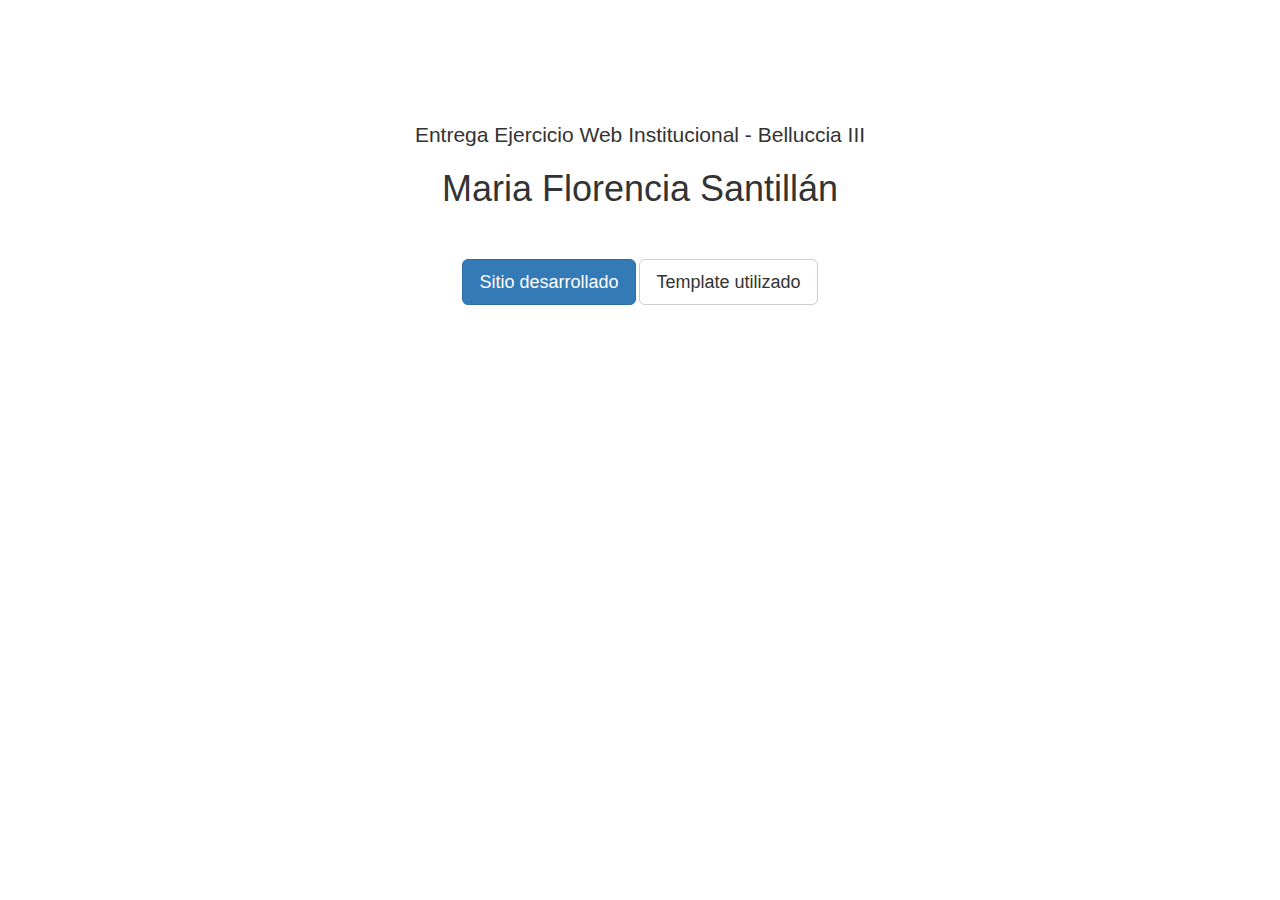
<file: index.html>
<!DOCTYPE html>
<html lang="es">

<head>

    <meta charset="utf-8">
    <meta http-equiv="X-UA-Compatible" content="IE=edge">
    <meta name="viewport" content="width=device-width, initial-scale=1">
    <meta name="description" content="">
    <meta name="author" content="">

    <title>Entrega Web Institucional - Belluccia III</title>

    <!-- Bootstrap Core CSS -->
    <link rel="stylesheet" href="https://maxcdn.bootstrapcdn.com/bootstrap/3.3.7/css/bootstrap.min.css" integrity="sha384-BVYiiSIFeK1dGmJRAkycuHAHRg32OmUcww7on3RYdg4Va+PmSTsz/K68vbdEjh4u" crossorigin="anonymous">


    <!-- HTML5 Shim and Respond.js IE8 support of HTML5 elements and media queries -->
    <!-- WARNING: Respond.js doesn't work if you view the page via file:// -->
    <!--[if lt IE 9]>
        <script src="https://oss.maxcdn.com/libs/html5shiv/3.7.0/html5shiv.js"></script>
        <script src="https://oss.maxcdn.com/libs/respond.js/1.4.2/respond.min.js"></script>
    <![endif]-->

</head>

<body>


    <!-- Page Content -->
    <div class="container">

        <div class="row">
            <div class="col-lg-12 text-center" style="margin-top:100px">
                <h2 class="lead">Entrega Ejercicio Web Institucional - Belluccia III</h2>
                <h1>Maria Florencia Santillán</h1>
                <p style="margin-top:50px">
                    <a class="btn btn-primary btn-lg" href="FlexStart/index.html">Sitio desarrollado</a> 
                    <a class="btn btn-default btn-lg" href="template/index.html">Template utilizado</a>
                </p>
            </div>
        </div>
        <!-- /.row -->

    </div>
    <!-- /.container -->

    <!-- jQuery Version 1.11.1 -->
    <script src="https://ajax.googleapis.com/ajax/libs/jquery/1.12.4/jquery.min.js"></script>

    <!-- Bootstrap Core JavaScript -->
    <script src="https://maxcdn.bootstrapcdn.com/bootstrap/3.3.7/js/bootstrap.min.js" integrity="sha384-Tc5IQib027qvyjSMfHjOMaLkfuWVxZxUPnCJA7l2mCWNIpG9mGCD8wGNIcPD7Txa" crossorigin="anonymous"></script>


</body>

</html>
</file>
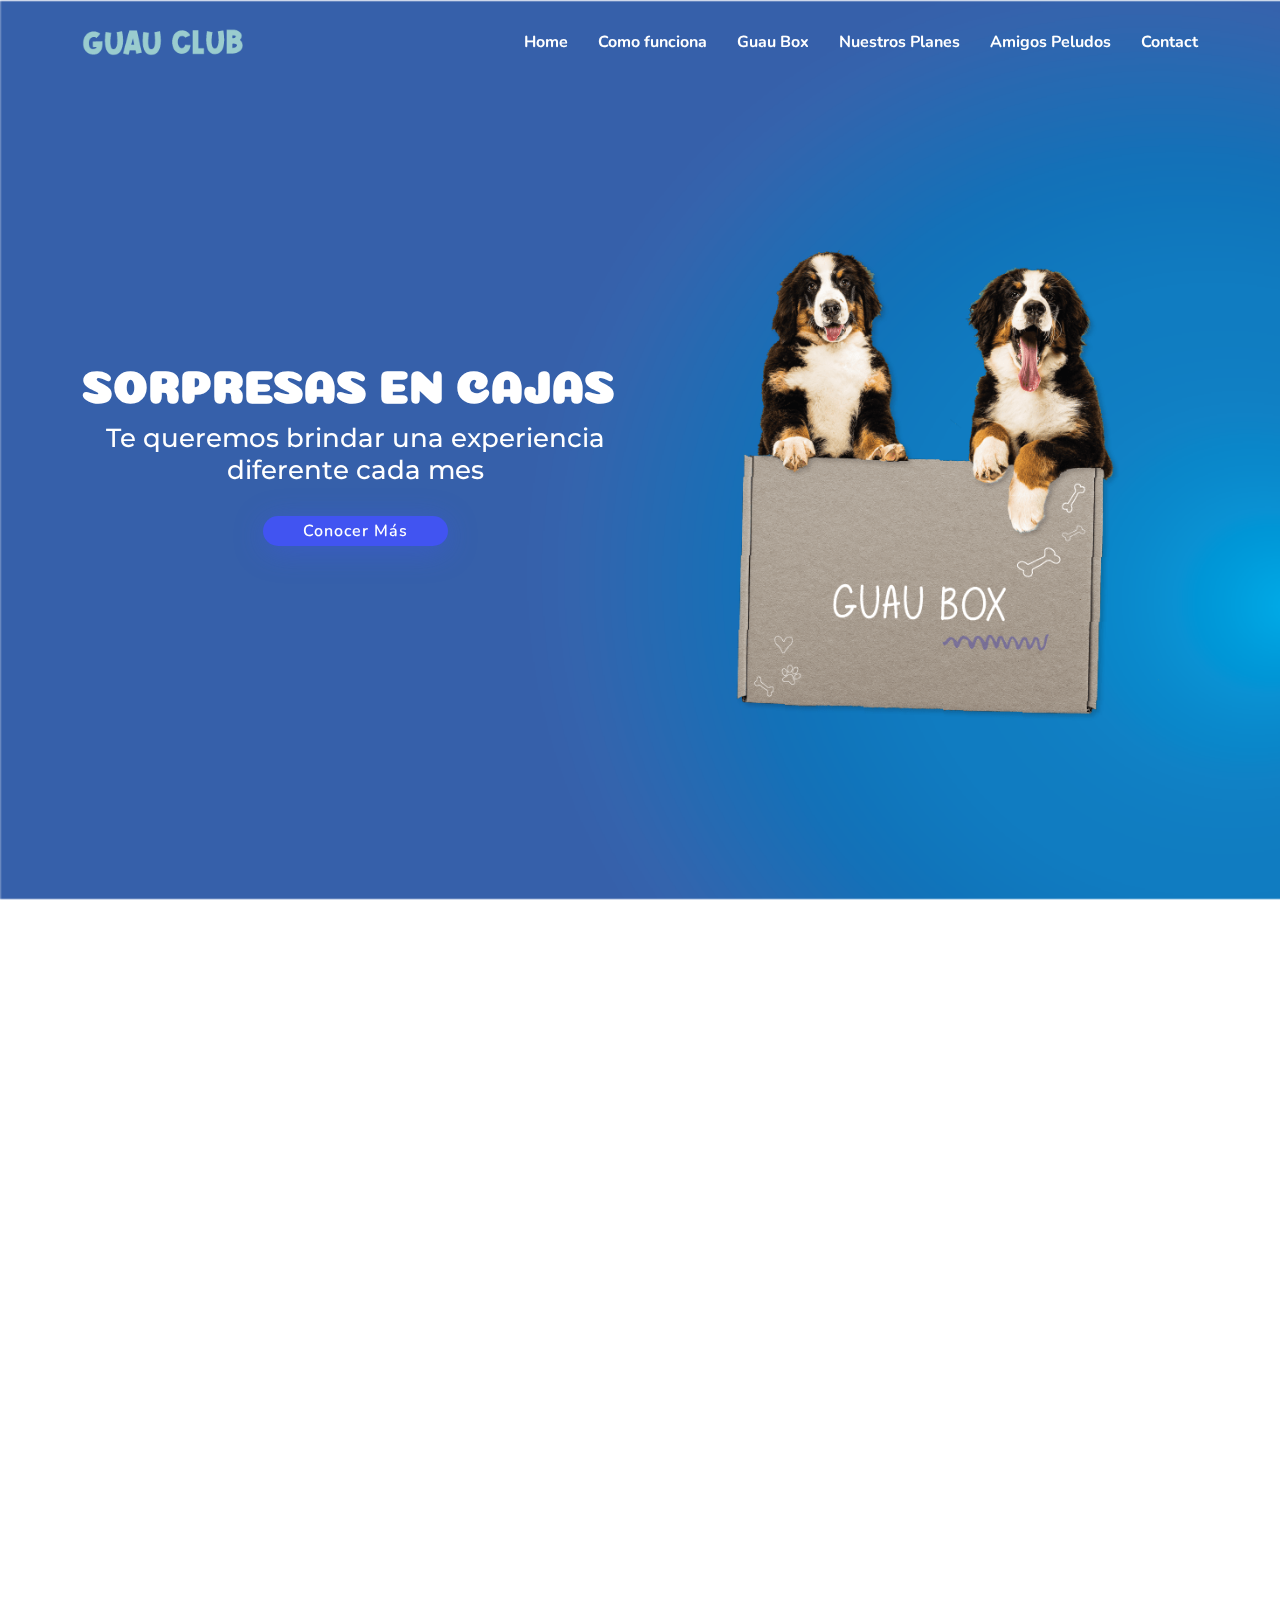
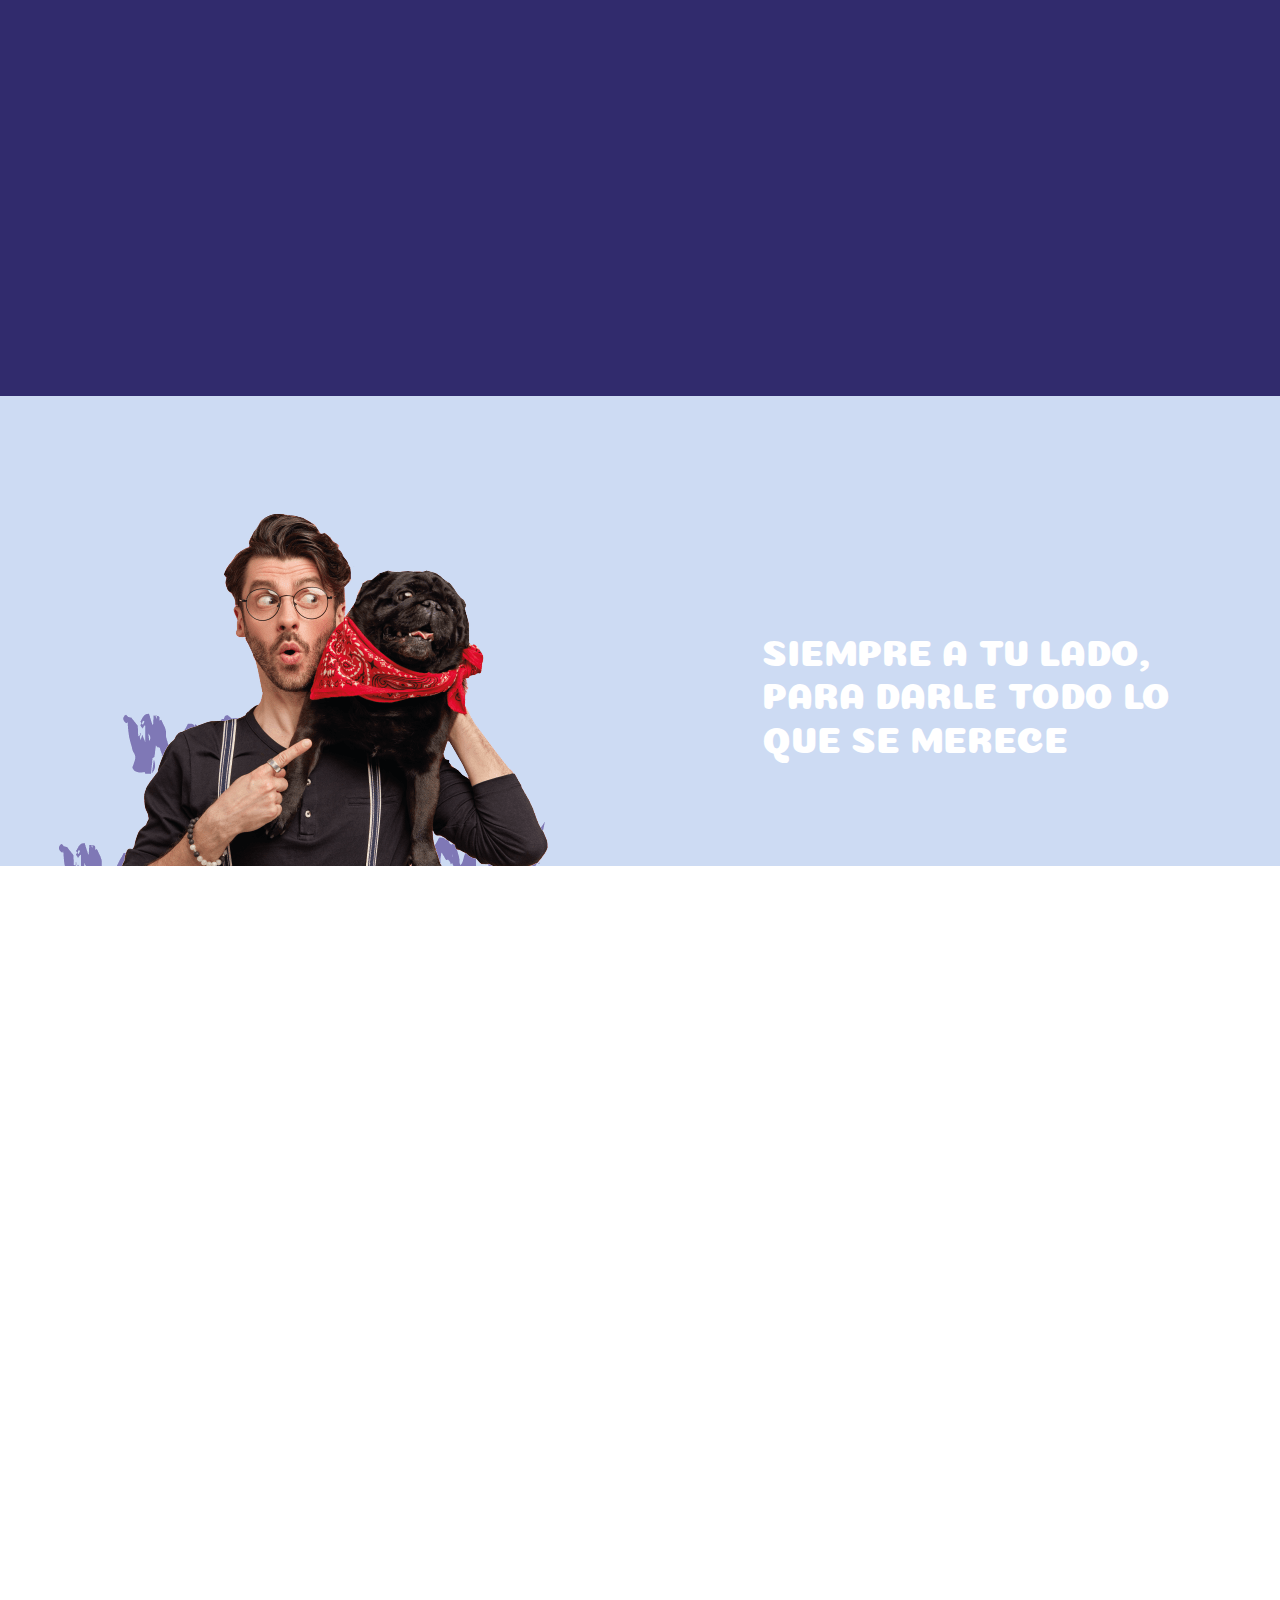
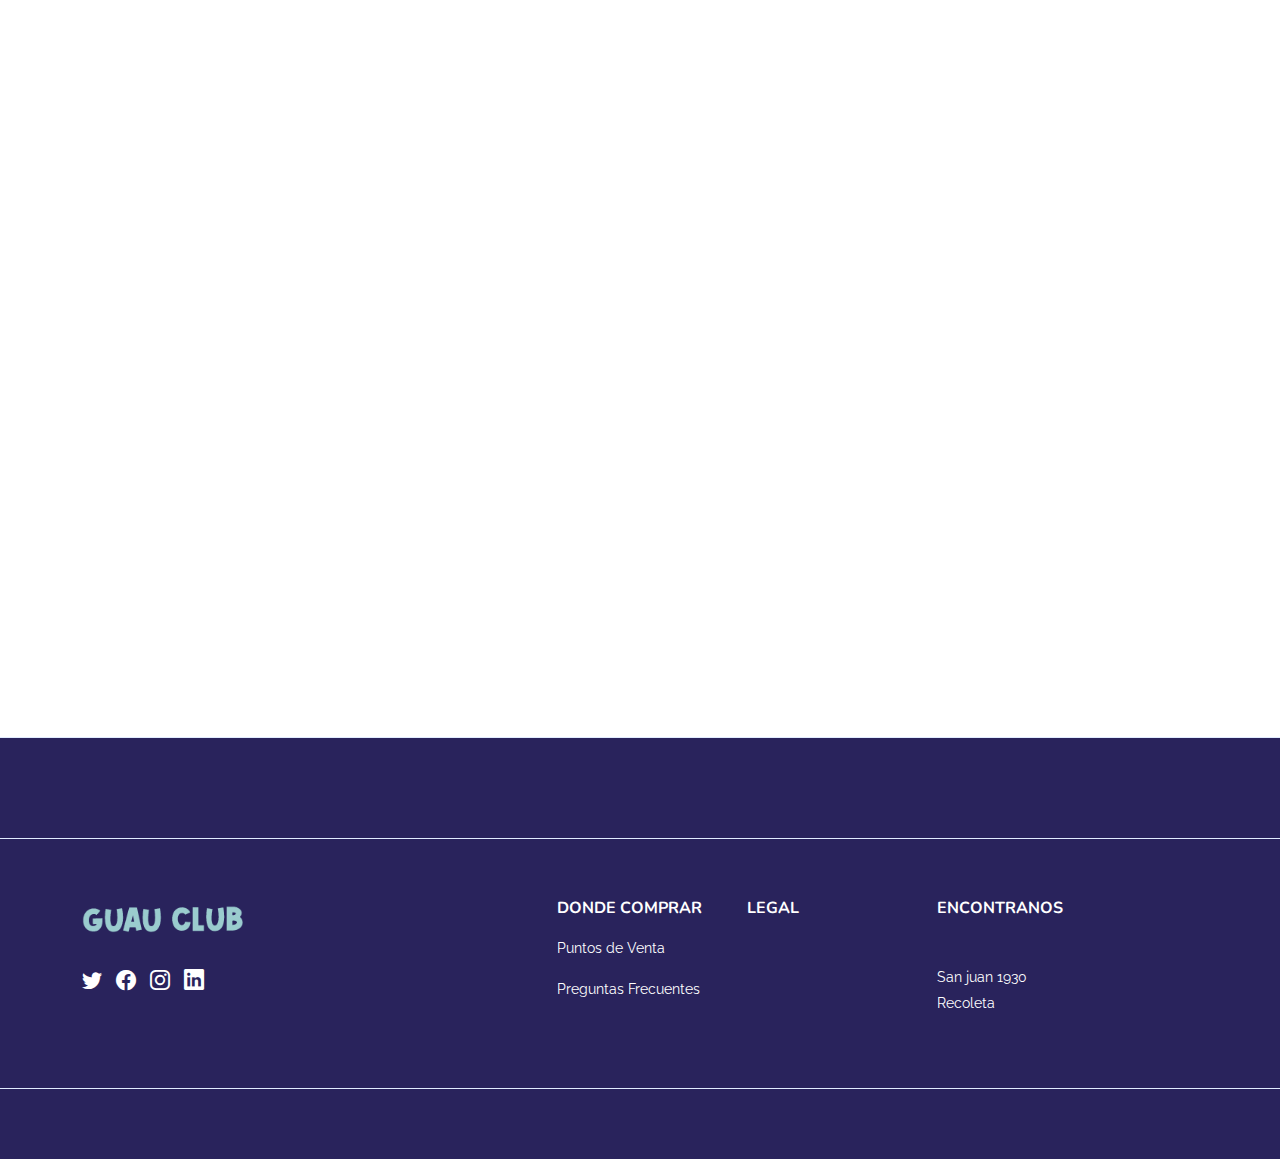
<file: FlexStart/index.html>
<!DOCTYPE html>
<html lang="en">

<head>
    <meta charset="utf-8">
    <meta content="width=device-width, initial-scale=1.0" name="viewport">
    <title>FlexStart Bootstrap Template - Index</title>
    <meta content="" name="description">
    <meta content="" name="keywords">
    <!-- Favicons -->
    <link href="assets/img/favicon.png" rel="icon">
    <link href="assets/img/apple-touch-icon.png" rel="apple-touch-icon">
    <!-- Google Fonts -->
    <link href="https://fonts.googleapis.com/css?family=Open+Sans:300,300i,400,400i,600,600i,700,700i|Nunito:300,300i,400,400i,600,600i,700,700i|Poppins:300,300i,400,400i,500,500i,600,600i,700,700i" rel="stylesheet">
    <link rel="preconnect" href="https://fonts.gstatic.com">
    <link href="https://fonts.googleapis.com/css2?family=Coiny&display=swap" rel="stylesheet">
    <link rel="preconnect" href="https://fonts.gstatic.com">
    <link href="https://fonts.googleapis.com/css2?family=Coiny&family=Montserrat:wght@400;600&display=swap" rel="stylesheet">
    <link rel="preconnect" href="https://fonts.gstatic.com">
    <link href="https://fonts.googleapis.com/css2?family=Raleway&display=swap" rel="stylesheet">
    <!-- Vendor CSS Files -->
    <link href="assets/vendor/bootstrap/css/bootstrap.min.css" rel="stylesheet">
    <link href="assets/vendor/bootstrap-icons/bootstrap-icons.css" rel="stylesheet">
    <link href="assets/vendor/aos/aos.css" rel="stylesheet">
    <link href="assets/vendor/remixicon/remixicon.css" rel="stylesheet">
    <link href="assets/vendor/swiper/swiper-bundle.min.css" rel="stylesheet">
    <link href="assets/vendor/glightbox/css/glightbox.min.css" rel="stylesheet">
    <!-- Template Main CSS File -->
    <link href="assets/css/style.css" rel="stylesheet">
    <!-- =======================================================
  * Template Name: FlexStart - v1.4.0
  * Template URL: https://bootstrapmade.com/flexstart-bootstrap-startup-template/
  * Author: BootstrapMade.com
  * License: https://bootstrapmade.com/license/
  ======================================================== -->
</head>

<body>
    <!-- ======= Header ======= -->
    <header id="header" class="header fixed-top">
        <div class="container-fluid container-xl d-flex align-items-center justify-content-between">
            <a href="index.html" class="logo d-flex align-items-center">
                <img src="assets/img/logo.png" alt="">
            </a>
            <nav id="navbar" class="navbar" style="color: white" ;>
                <ul>
                    <li><a class="nav-link scrollto active" href="#hero">Home</a></li>
                    <li><a class="nav-link scrollto" href="values">Como funciona</a></li>
                    <li><a class="nav-link scrollto" href="#features">Guau Box</a></li>
                    <li><a class="nav-link scrollto" href="#pricing">Nuestros Planes</a></li>
                    <li><a class="nav-link scrollto" href="#portfolio">Amigos Peludos</a></li>
                    <!--
              <li><a href="#">Drop Down 1</a></li>
              <li class="dropdown"><a href="#"><span>Deep Drop Down</span> <i class="bi bi-chevron-right"></i></a>
                <ul>
                  <li><a href="#">Deep Drop Down 1</a></li>
                  <li><a href="#">Deep Drop Down 2</a></li>
                  <li><a href="#">Deep Drop Down 3</a></li>
                  <li><a href="#">Deep Drop Down 4</a></li>
                  <li><a href="#">Deep Drop Down 5</a></li>
                </ul>-->
                    <li><a class="nav-link scrollto" href="#contact">Contact</a></li>
                    <!--
          <li><a class="getstarted scrollto" href="#about">Get Started</a></li>-->
                </ul>
                <i class="bi bi-list mobile-nav-toggle"></i>
            </nav><!-- .navbar -->
        </div>
    </header><!-- End Header -->
     <section id="hero" class="hero d-flex align-items-center">

    <div class="container">
      <div class="row">
        <div class="col-lg-6 d-flex flex-column justify-content-center">
          <h1 data-aos="fade-up" style="font-size: 45px;">SORPRESAS EN CAJAS</h1>
          <h2 data-aos="fade-up" data-aos-delay="400" style="text-align: center">
Te queremos  brindar una experiencia 
diferente cada  mes</h2>
          <div data-aos="fade-up" data-aos-delay="600">
            <div class="text-center ">
              <a href="#about" style="border-radius: 25px!important;" class="btn-get-started scrollto d-inline-flex align-items-center justify-content-center align-self-center">
                <span>Conocer Más</span>
                
              </a>
            </div>
          </div>
        </div>
        <div class="col-lg-6 hero-img" data-aos="zoom-out" data-aos-delay="200">
          <img src="assets/img/hero-img.png" class="img-fluid" alt="">
        </div>
      </div>
    </div>

  </section><!-- End Hero -->

  <main id="main">
  

        <!-- ======= como funciona ======= -->
        <section id="values" class="values">
            <div class="container" data-aos="fade-up">
                <header class="section-header">
                    <h1>COMO UNIRTE A GUAU CLUB</h1>
                    <H2>Es tan facil que se realiza en 3 simples pasos</H2>
                </header>
                <div class="row pasos">
                    <div class="col-lg-4">
                        <div class="box" data-aos="fade-up" data-aos-delay="200">
                            <img src="assets/img/values-1.png" class="img-fluid" alt="">
                            <h2>Elegis tu plan</h2>
                            <p>Escoje el plan mensual que te guste mas para tu pequeño</p>
                        </div>
                    </div>
                    <div class="col-lg-4 mt-4 mt-lg-0">
                        <div class="box" data-aos="fade-up" data-aos-delay="400">
                            <img src="assets/img/values-2.png" class="img-fluid" alt="">
                            <h2>Tu envio</h2>
                            <p>Recibis tu box sin costo adiciolanes en la puerta de tu casa</p>
                        </div>
                    </div>
                    <div class="col-lg-4 mt-4 mt-lg-0">
                        <div class="box" data-aos="fade-up" data-aos-delay="600">
                            <img src="assets/img/values-3.png" class="img-fluid" alt="">
                            <h2>Descubre</h2>
                            <p>¡Ya tienes tu Guau Box es hora de la diversion!</p>
                        </div>
                    </div>
                </div>
            </div>
        </section>
            <!-- ======= Guau box======= -->
            <section id="features" class="features">
                <div class="container row" style="margin:0 auto!important" data-aos="fade-up">
                    <div class="col-lg-6">
                        <img src="assets/img/features.png" class="img-fluid" alt="">
                    </div>
                    <div class="col-lg-6 mt-5 mt-lg-0 d-flex">
                        <div class="container">
                            <div class="row">
                                <h1>¿QUE ES LA GUAU BOX?</h1>
                                <p>La Guau Box es una caja que hemos diseñado para que los perros de nuestros clientes puedan disfrutar de increibles experiencias cada mes. Nos hemos esfrozado en brindarle los mejores producto</p>
                            </div>
                            <div class="row align-self-center gy-4">
                                <h3 style="color: #312783">Que queremos ofrecerte</h3>
                                <div class="col-md-6" data-aos="zoom-out" data-aos-delay="200">
                                    <div class="feature-box d-flex align-items-center">
                                        <img src="assets/img/iconos/icono1.png" alt="">
                                        <h3>Que vivas diferentes experiencias</h3>
                                    </div>
                                </div>
                                <div class="col-md-6" data-aos="zoom-out" data-aos-delay="300">
                                    <div class="feature-box d-flex align-items-center">
                                        <img src="assets/img/iconos/icono2.png" alt="">
                                        <h3>Reforzar los lazos entre tu y tu mascota</h3>
                                    </div>
                                </div>
                                <div class="col-md-6" data-aos="zoom-out" data-aos-delay="400">
                                    <div class="feature-box d-flex align-items-center">
                                        <img src="assets/img/iconos/icono3.png" alt="">
                                        <h3>Que sea perfecto para tu mascota</h3>
                                    </div>
                                </div>
                                <div class="col-md-6" data-aos="zoom-out" data-aos-delay="500">
                                    <div class="feature-box d-flex align-items-center">
                                        <img src="assets/img/iconos/icono4.png" alt="">
                                        <h3>Que disfrutes los mejores sabores</h3>
                                    </div>
                                </div>
                            </div>
                        </div>
                    </div>
                </div>
            </section>
            <!-- ======= Seccion del doctor ======= -->
            <section id="about" class="about" style="padding-bottom: 0!important">
                <div class="container" data-aos="fade-up">
                    <div class="row gx-0">
                        <div class="col-lg-6 d-flex flex-column justify-content-center" data-aos="fade-up" data-aos-delay="200">
                            <div class="content">
                                <h1>QUEREMOS LO MEJOR <BR> PARA ELLOS</h1>
                                <H2>Y buscamos al Dr. Juan Enrique Romero</H2>
                                <p>
                                    En busca de darle la mejor calidad a nuestros amigos fuimos directamente con el Dr.Juan Enrique Romero para que pueda ayudarnos e indicarnos sobres nuestros GuauBox. Logramos asi su certificacion
                                </p>
                                <div class="certificado">
                                    <img src="assets/img/iconos/iconodr.png" alt="">
                                </div>
                            </div>
                        </div>
                        <div class="col-lg-6 d-flex align-items-center" data-aos="zoom-out" data-aos-delay="200">
                            <img src="assets/img/about.png" class="img-fluid" alt="">
                        </div>
                    </div>
                </div>
            </section>
            <!-- ======= CARDSSection ======= -->
            <section id="pricing" class="pricing" style="background-color: #312B6D;">
                <div class="container" data-aos="fade-up">
                    <header class="section-header">
                        <h1 style="color: white">NUESTROS PLANES</h1>
                    </header>
                    <div class="row gy-4" data-aos="fade-left">
                        <div class="col-lg-4 col-md-12" data-aos="zoom-in" data-aos-delay="100">
                            <div class="box cards">
                                <img src="assets/img/pricing-free.png" class="img-fluid" alt="">
                               <h2 style="color: #E42883">BRONCE</h2>
                                <h3 >Compra por unica vez</h3>
                                <div class="price" style="color: #312b6d;"><sup>$</sup>2700<span> / mes</span></div>
                                <ul>
                                    <li>1 Box personalizado </li>
                                    <li>Envio Gratis</li>
                                </ul>
                                <a href="detalle.html" class="btn-buy">Suscribirme</a>
                            </div>
                        </div>
                        <div class="col-lg-4 col-md-12" data-aos="zoom-in" data-aos-delay="200">
                            <div class="box">
                                <img src="assets/img/pricing-starter.png" class="img-fluid" alt="">
                                <h2 style="color: #E42883">PLATA</h2>
                                <h3 >Mensual por 6 meses</h3>
                                <div class="price" style="color: #312b6d;"><sup>$</sup>2500<span> / mes</span></div>
                                <ul>
                                    <li>1 Box personalizado </li>
                                    <li>Envio Gratis</li>
                                </ul>
                                <a href="detalle.html" class="btn-buy">Suscribirme</a>
                            </div>
                        </div>
                        <div class="col-lg-4 col-md-12" data-aos="zoom-in" data-aos-delay="300">
                            <div class="box">
                                <img src="assets/img/pricing-business.png" class="img-fluid" alt="">
                                 <h2 style="color: #E42883">ORO</h2>
                                <h3 >Mensual por 1 año </h3>
                                <div class="price" style="color: #312b6d;"><sup>$</sup>2300<span> / mes</span></div>
                                <ul>
                                    <li>1 Box personalizado </li>
                                    <li>Envio Gratis</li>
                                </ul>
                                <a href="detalle.html" class="btn-buy">Suscribirme</a>
     
                            </div>
                        </div>
                    </div>
                </div>
                </div>
            </section><!-- End Pricing Section -->

            <section style="background-color: #CDDBF3" class="d-flex align-items-center todo row laseccionprimeracompra";>
               <div class="col-lg-6 col-sm-12 d-flex justify-content-center">
                    <img src="assets/img/bannerindex.png" alt="">
                </div>
                        
            <div class="col-lg-6 col-sm-12 d-flex justify-content-center">
                <h1 style="color: #fff;margin:10px; ">SIEMPRE A TU LADO,<br>PARA DARLE TODO LO <br> QUE SE MERECE</h1>                  
            </div>
            </section>
            <section id="testimonials" class="testimonials">
                <div class="container" data-aos="fade-up">
                    <header class="section-header">
                        <h1>AMIGOS PELUDOS</h1>
                        <h2>Conoce la opinion de nustros amigos<h2>
                    </header>
                    <div class="testimonials-slider swiper-container" data-aos="fade-up" data-aos-delay="200">
                        <div class="swiper-wrapper">
                            <div class="swiper-slide">
                                <div class="testimonial-item">
                                    <div class="stars">
                                        <i class="bi bi-star-fill"></i><i class="bi bi-star-fill"></i><i class="bi bi-star-fill"></i><i class="bi bi-star-fill"></i><i class="bi bi-star-fill"></i>
                                    </div>
                                    <p>
                                        A la hora de elegir juguetes para puqui preferimos GUAU-BOX
ya que adoramos sus sorpresa y sus increibles tematicas.
                                    </p>
                                    <div class="profile mt-auto">
                                        <img src="assets/img/testimonials/testimonials-1.png" class="testimonial-img" alt="">
                                        <h3>Puqui y Juan</h3>
                                        
                                    </div>
                                </div>
                            </div><!-- End testimonial item -->
                            <div class="swiper-slide">
                                <div class="testimonial-item">
                                    <div class="stars">
                                        <i class="bi bi-star-fill"></i><i class="bi bi-star-fill"></i><i class="bi bi-star-fill"></i><i class="bi bi-star-fill"></i><i class="bi bi-star-fill"></i>
                                    </div>
                                    <p>
                                        A la hora de elegir juguetes para puqui preferimos GUAU-BOX
ya que adoramos sus sorpresa y sus increibles tematicas.
                                    </p>
                                    <div class="profile mt-auto">
                                        <img src="assets/img/testimonials/testimonials-2.png" class="testimonial-img" alt="">
                                        <h3>Luna y Maria</h3>
                                        
                                    </div>
                                </div>
                            </div><!-- End testimonial item -->
                            <div class="swiper-slide">
                                <div class="testimonial-item">
                                    <div class="stars">
                                        <i class="bi bi-star-fill"></i><i class="bi bi-star-fill"></i><i class="bi bi-star-fill"></i><i class="bi bi-star-fill"></i><i class="bi bi-star-fill"></i>
                                    </div>
                                    <p>
                                        A la hora de elegir juguetes para puqui preferimos GUAU-BOX
ya que adoramos sus sorpresa y sus increibles tematicas.
                                    </p>
                                    <div class="profile mt-auto">
                                        <img src="assets/img/testimonials/testimonials-3.png" class="testimonial-img" alt="">
                                        <h3>Coco y Pablo</h3>
                                        
                                    </div>
                                </div>
                            </div>
                        </div>
                        <div class="swiper-pagination"></div>
                    </div>
                </div>
            </section>

            <section id="contact" class="contact contactofix">
                <div class="container" data-aos="fade-up">

                    <div class="row gy-4">
                        <div class="col-lg-6">
                            <img src="assets/img/contacto.png" alt="" class="foto-contacto">
                        </div>
                        <div class="col-lg-6">
                          <h1>ESCRIBINOS</h1>
                          <h2>Contanos sobre vos y tu perro</h2>
                            <form action="forms/contact.php" method="post" class="php-email-form contact-form">
                                <div class="row gy-4">
                                    <div class="col-md-12">
                                        <input type="text" class="form-control" name="subject" placeholder="Subject" required>
                                    </div>
                                     <div class="col-md-12">
                                        <input type="text" class="form-control" name="subject" placeholder="Subject" required>
                                    </div>
                                    <div class="col-md-12">
                                        <input type="text" class="form-control" name="subject" placeholder="Subject" required>
                                    </div>
                                    <div class="col-md-12">
                                        <textarea class="form-control" name="message" rows="6" placeholder="Message" required></textarea>
                                    </div>
                                    <div class="col-md-12 text-center">
                                        <div class="loading">Loading</div>
                                        <div class="error-message"></div>
                                        <div class="sent-message">Your message has been sent. Thank you!</div>
                                        <button type="submit" class="send-button">Enviar</button>
                                    </div>
                                </div>
                            </form>
                        </div>
                    </div>
                </div>
            </section>
    </main><!-- End #main -->
    <!-- ======= Footer ======= -->
    <footer id="footer" class="footer" style="background-color: #29235C" >
        <div class="footer-newsletter">
            <div class="container">
                <div class="row justify-content-center">
                    <div class="col-lg-12 text-center">
                    </div>
                </div>
            </div>
        </div>
        <div class="footer-top">
            <div class="container">
                <div class="row gy-4">
                    <div class="col-lg-5 col-md-12 footer-info">
                        <a href="index.html" class="logo d-flex align-items-center">
                            <img src="assets/img/logo.png" alt="">
                           
                       
                        <div class="social-links mt-3">
                            <a href="#" class="twitter"><i class="bi bi-twitter"></i></a>
                            <a href="#" class="facebook"><i class="bi bi-facebook"></i></a>
                            <a href="#" class="instagram"><i class="bi bi-instagram bx bxl-instagram"></i></a>
                            <a href="#" class="linkedin"><i class="bi bi-linkedin bx bxl-linkedin"></i></a>
                        </div>
                    </div>
                    <div class="col-lg-2 col-6 footer-links">
                        <h4>Donde Comprar</h4>
                        <ul>
                            <li>Puntos de Venta</li>
                            <li> Preguntas Frecuentes</li>
                            
                        </ul>
                    </div>
                    <div class="col-lg-2 col-6 footer-links">
                        <h4>Legal</h4>
                        <ul>
                          
                            
                        </ul>
                    </div>
                    <div class="col-lg-3 col-md-12 footer-contact text-center text-md-start">
                        <h4>Encontranos</h4>
                        <p>
                            <br>
                            San juan 1930<br>
                           Recoleta <br><br>
                            
                        </p>
                    </div>
                </div>
            </div>
        </div>
        <div class="container">
            <div class="copyright">
                
            </div>
            <div class="credits">
                <!-- All the links in the footer should remain intact. -->
                <!-- You can delete the links only if you purchased the pro version. -->
                <!-- Licensing information: https://bootstrapmade.com/license/ -->
                <!-- Purchase the pro version with working PHP/AJAX contact form: https://bootstrapmade.com/flexstart-bootstrap-startup-template/ -->
              
            </div>
        </div>
    </footer><!-- End Footer -->
    <a href="#" class="back-to-top d-flex align-items-center justify-content-center"><i class="bi bi-arrow-up-short"></i></a>
    <!-- Vendor JS Files -->
    <script src="assets/vendor/bootstrap/js/bootstrap.bundle.js"></script>
    <script src="assets/vendor/aos/aos.js"></script>
    <script src="assets/vendor/php-email-form/validate.js"></script>
    <script src="assets/vendor/swiper/swiper-bundle.min.js"></script>
    <script src="assets/vendor/purecounter/purecounter.js"></script>
    <script src="assets/vendor/isotope-layout/isotope.pkgd.min.js"></script>
    <script src="assets/vendor/glightbox/js/glightbox.min.js"></script>
    <!-- Template Main JS File -->
    <script src="assets/js/main.js"></script>
</body>

</html>
</file>
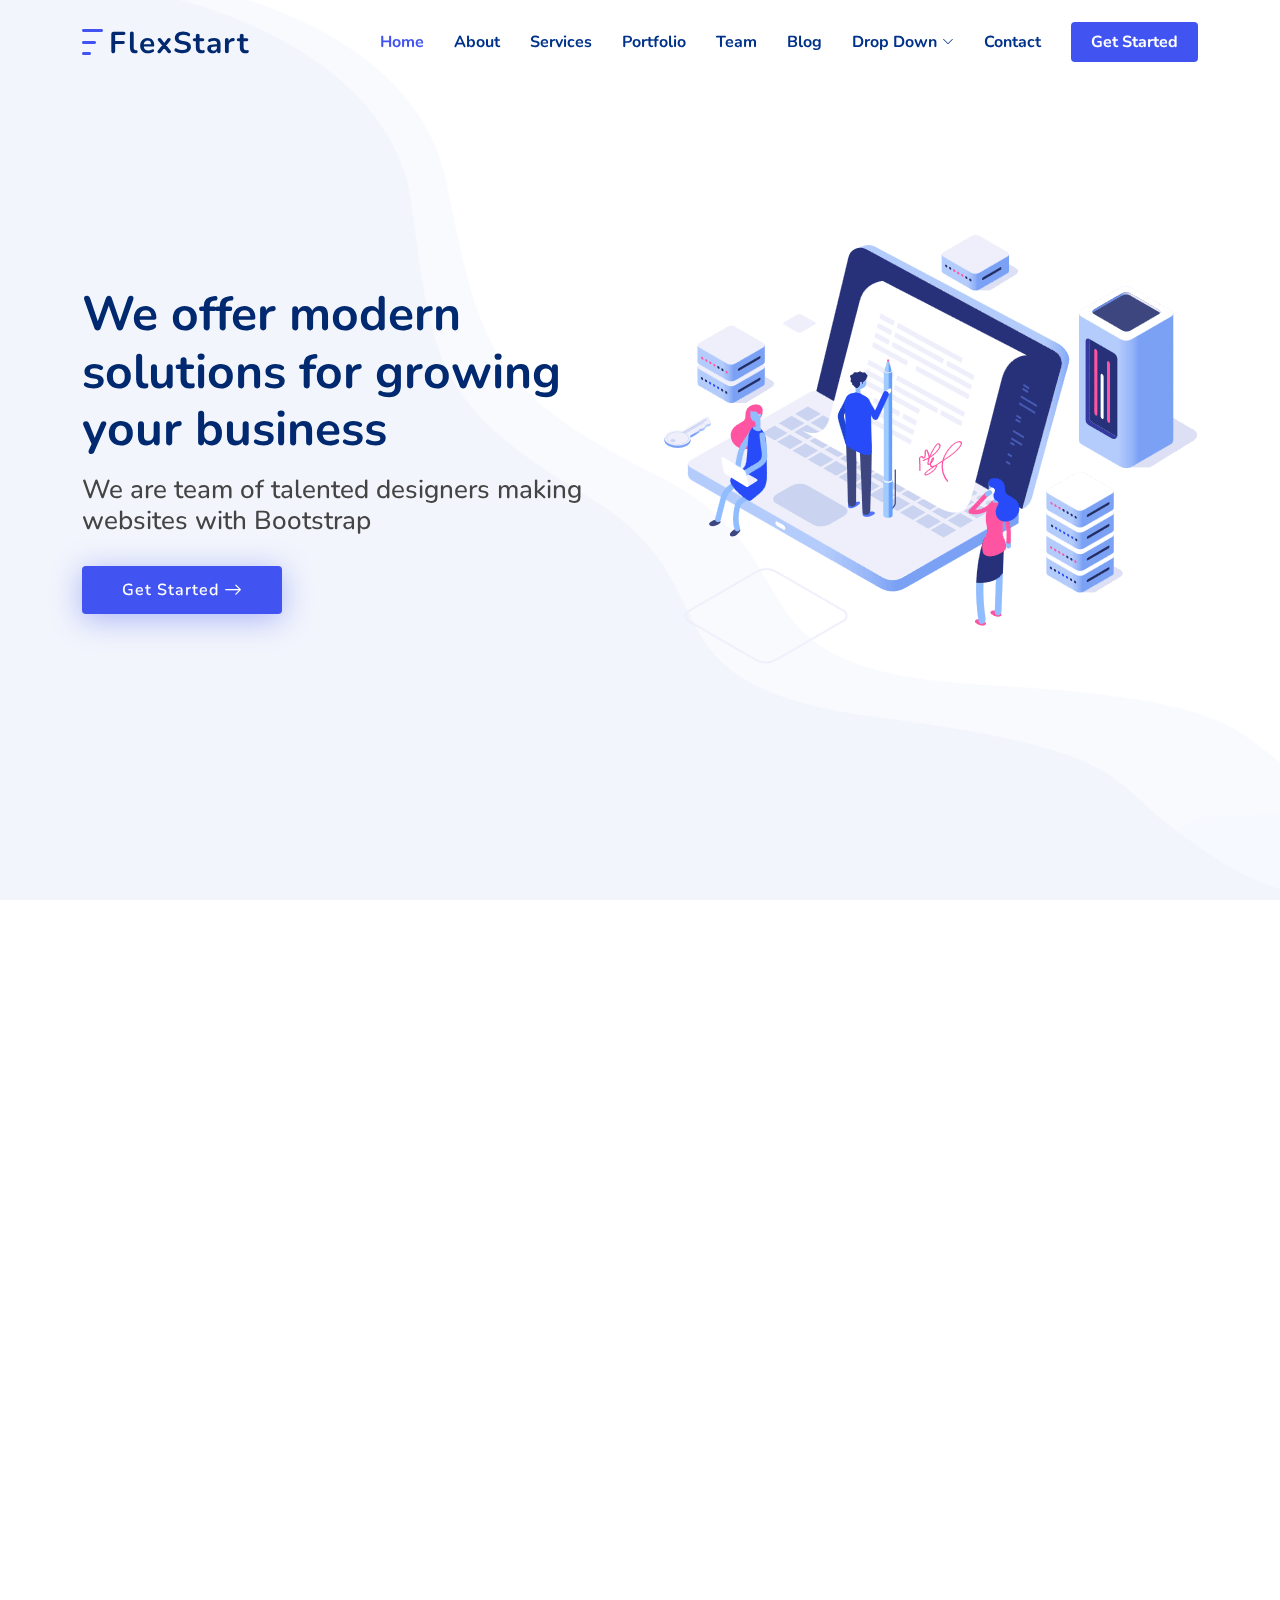
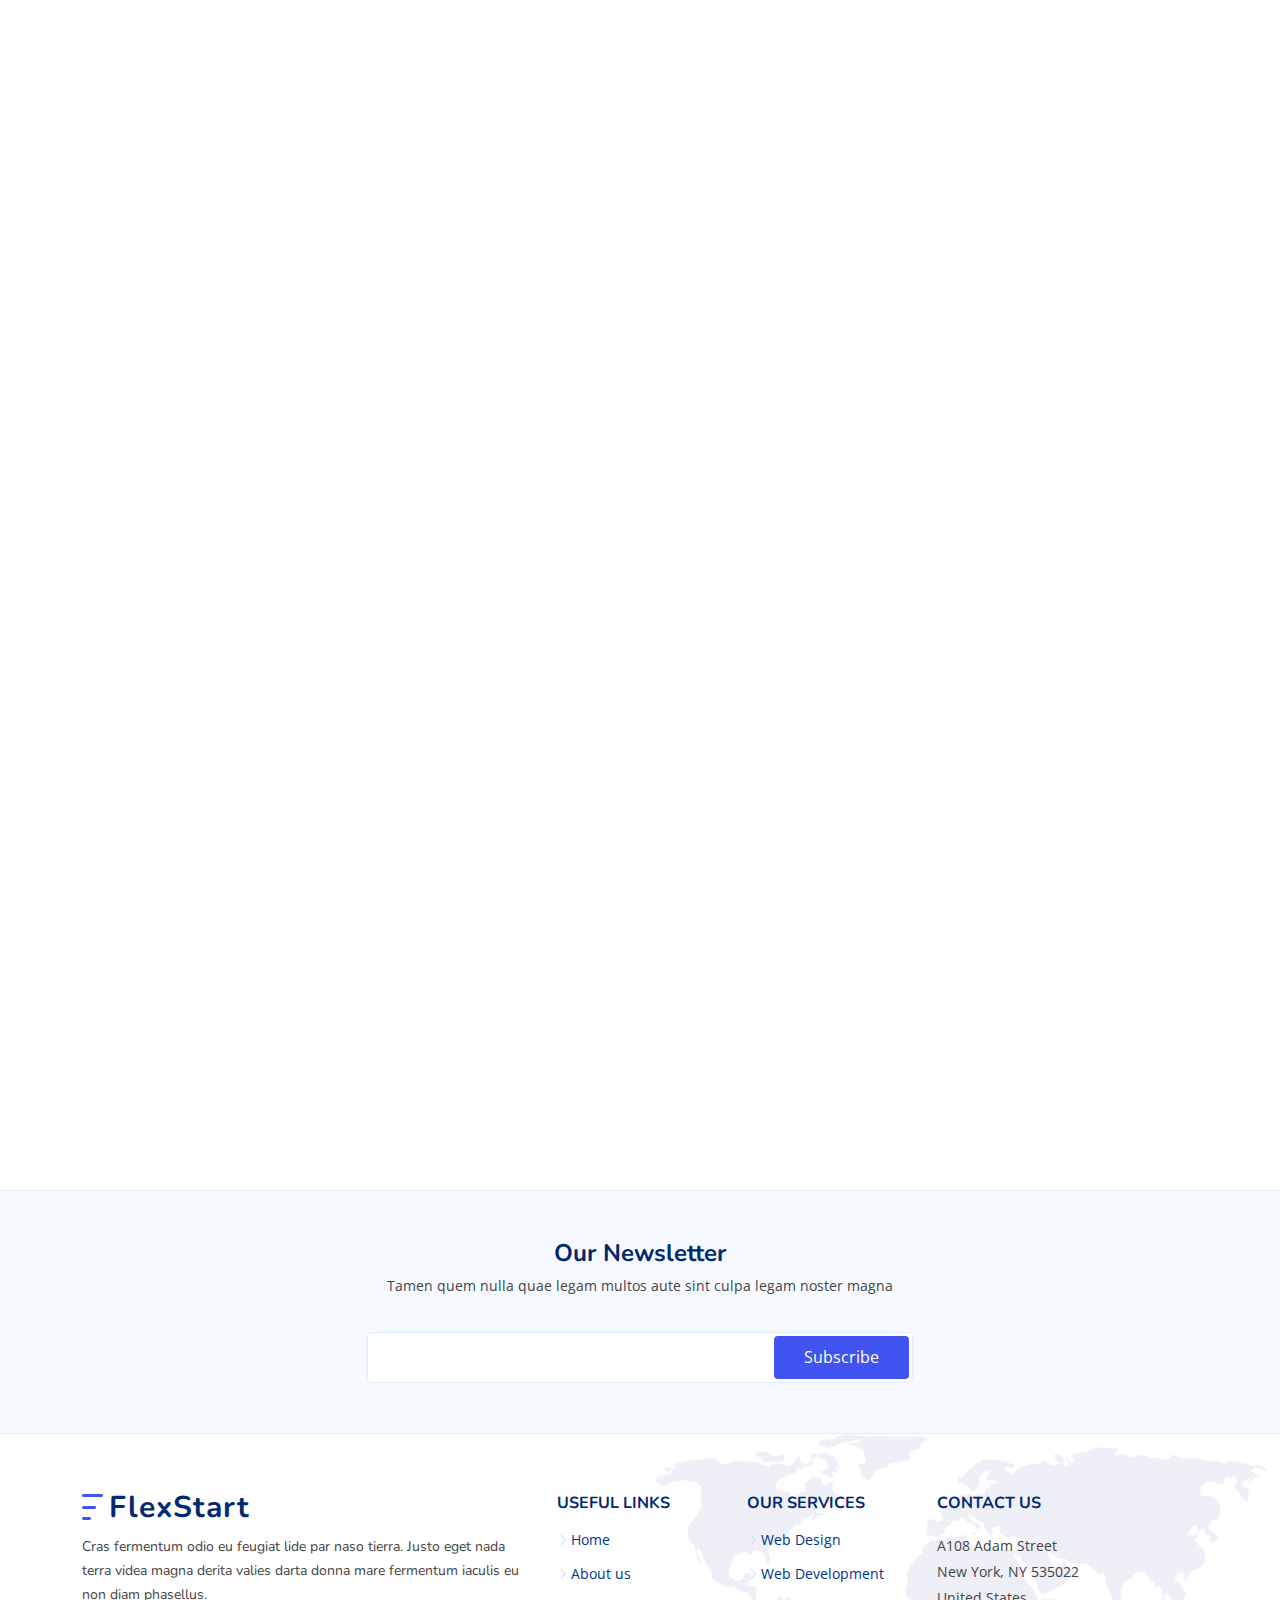
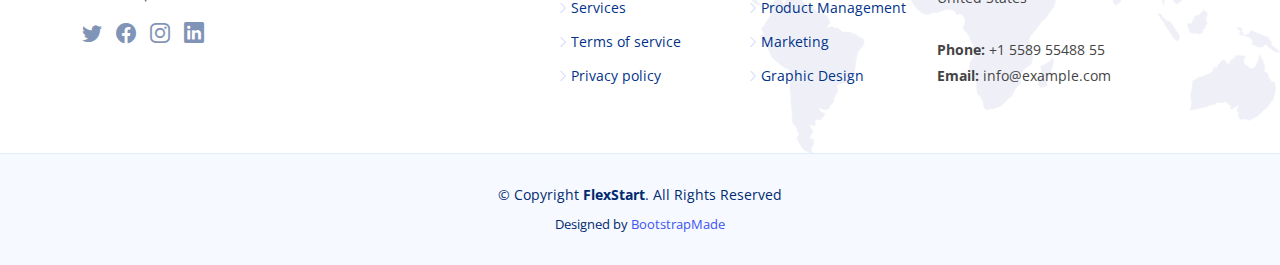
<file: template/index.html>
<!DOCTYPE html>
<html lang="en">

<head>
  <meta charset="utf-8">
  <meta content="width=device-width, initial-scale=1.0" name="viewport">

  <title>FlexStart Bootstrap Template - Index</title>
  <meta content="" name="description">

  <meta content="" name="keywords">

  <!-- Favicons -->
  <link href="assets/img/favicon.png" rel="icon">
  <link href="assets/img/apple-touch-icon.png" rel="apple-touch-icon">

  <!-- Google Fonts -->
  <link href="https://fonts.googleapis.com/css?family=Open+Sans:300,300i,400,400i,600,600i,700,700i|Nunito:300,300i,400,400i,600,600i,700,700i|Poppins:300,300i,400,400i,500,500i,600,600i,700,700i" rel="stylesheet">

  <!-- Vendor CSS Files -->
  <link href="assets/vendor/bootstrap/css/bootstrap.min.css" rel="stylesheet">
  <link href="assets/vendor/bootstrap-icons/bootstrap-icons.css" rel="stylesheet">
  <link href="assets/vendor/aos/aos.css" rel="stylesheet">
  <link href="assets/vendor/remixicon/remixicon.css" rel="stylesheet">
  <link href="assets/vendor/swiper/swiper-bundle.min.css" rel="stylesheet">
  <link href="assets/vendor/glightbox/css/glightbox.min.css" rel="stylesheet">

  <!-- Template Main CSS File -->
  <link href="assets/css/style.css" rel="stylesheet">

  <!-- =======================================================
  * Template Name: FlexStart - v1.4.0
  * Template URL: https://bootstrapmade.com/flexstart-bootstrap-startup-template/
  * Author: BootstrapMade.com
  * License: https://bootstrapmade.com/license/
  ======================================================== -->
</head>

<body>

  <!-- ======= Header ======= -->
  <header id="header" class="header fixed-top">
    <div class="container-fluid container-xl d-flex align-items-center justify-content-between">

      <a href="index.html" class="logo d-flex align-items-center">
        <img src="assets/img/logo.png" alt="">
        <span>FlexStart</span>
      </a>

      <nav id="navbar" class="navbar">
        <ul>
          <li><a class="nav-link scrollto active" href="#hero">Home</a></li>
          <li><a class="nav-link scrollto" href="#about">About</a></li>
          <li><a class="nav-link scrollto" href="#services">Services</a></li>
          <li><a class="nav-link scrollto" href="#portfolio">Portfolio</a></li>
          <li><a class="nav-link scrollto" href="#team">Team</a></li>
          <li><a href="blog.html">Blog</a></li>
          <li class="dropdown"><a href="#"><span>Drop Down</span> <i class="bi bi-chevron-down"></i></a>
            <ul>
              <li><a href="#">Drop Down 1</a></li>
              <li class="dropdown"><a href="#"><span>Deep Drop Down</span> <i class="bi bi-chevron-right"></i></a>
                <ul>
                  <li><a href="#">Deep Drop Down 1</a></li>
                  <li><a href="#">Deep Drop Down 2</a></li>
                  <li><a href="#">Deep Drop Down 3</a></li>
                  <li><a href="#">Deep Drop Down 4</a></li>
                  <li><a href="#">Deep Drop Down 5</a></li>
                </ul>
              </li>
              <li><a href="#">Drop Down 2</a></li>
              <li><a href="#">Drop Down 3</a></li>
              <li><a href="#">Drop Down 4</a></li>
            </ul>
          </li>
          <li><a class="nav-link scrollto" href="#contact">Contact</a></li>
          <li><a class="getstarted scrollto" href="#about">Get Started</a></li>
        </ul>
        <i class="bi bi-list mobile-nav-toggle"></i>
      </nav><!-- .navbar -->

    </div>
  </header><!-- End Header -->

  <!-- ======= Hero Section ======= -->
  <section id="hero" class="hero d-flex align-items-center">

    <div class="container">
      <div class="row">
        <div class="col-lg-6 d-flex flex-column justify-content-center">
          <h1 data-aos="fade-up">We offer modern solutions for growing your business</h1>
          <h2 data-aos="fade-up" data-aos-delay="400">We are team of talented designers making websites with Bootstrap</h2>
          <div data-aos="fade-up" data-aos-delay="600">
            <div class="text-center text-lg-start">
              <a href="#about" class="btn-get-started scrollto d-inline-flex align-items-center justify-content-center align-self-center">
                <span>Get Started</span>
                <i class="bi bi-arrow-right"></i>
              </a>
            </div>
          </div>
        </div>
        <div class="col-lg-6 hero-img" data-aos="zoom-out" data-aos-delay="200">
          <img src="assets/img/hero-img.png" class="img-fluid" alt="">
        </div>
      </div>
    </div>

  </section><!-- End Hero -->

  <main id="main">
    <!-- ======= About Section ======= -->
    <section id="about" class="about">

      <div class="container" data-aos="fade-up">
        <div class="row gx-0">

          <div class="col-lg-6 d-flex flex-column justify-content-center" data-aos="fade-up" data-aos-delay="200">
            <div class="content">
              <h3>Who We Are</h3>
              <h2>Expedita voluptas omnis cupiditate totam eveniet nobis sint iste. Dolores est repellat corrupti reprehenderit.</h2>
              <p>
                Quisquam vel ut sint cum eos hic dolores aperiam. Sed deserunt et. Inventore et et dolor consequatur itaque ut voluptate sed et. Magnam nam ipsum tenetur suscipit voluptatum nam et est corrupti.
              </p>
              <div class="text-center text-lg-start">
                <a href="#" class="btn-read-more d-inline-flex align-items-center justify-content-center align-self-center">
                  <span>Read More</span>
                  <i class="bi bi-arrow-right"></i>
                </a>
              </div>
            </div>
          </div>

          <div class="col-lg-6 d-flex align-items-center" data-aos="zoom-out" data-aos-delay="200">
            <img src="assets/img/about.jpg" class="img-fluid" alt="">
          </div>

        </div>
      </div>

    </section><!-- End About Section -->

    <!-- ======= Values Section ======= -->
    <section id="values" class="values">

      <div class="container" data-aos="fade-up">

        <header class="section-header">
          <h2>Our Values</h2>
          <p>Odit est perspiciatis laborum et dicta</p>
        </header>

        <div class="row">

          <div class="col-lg-4">
            <div class="box" data-aos="fade-up" data-aos-delay="200">
              <img src="assets/img/values-1.png" class="img-fluid" alt="">
              <h3>Ad cupiditate sed est odio</h3>
              <p>Eum ad dolor et. Autem aut fugiat debitis voluptatem consequuntur sit. Et veritatis id.</p>
            </div>
          </div>

          <div class="col-lg-4 mt-4 mt-lg-0">
            <div class="box" data-aos="fade-up" data-aos-delay="400">
              <img src="assets/img/values-2.png" class="img-fluid" alt="">
              <h3>Voluptatem voluptatum alias</h3>
              <p>Repudiandae amet nihil natus in distinctio suscipit id. Doloremque ducimus ea sit non.</p>
            </div>
          </div>

          <div class="col-lg-4 mt-4 mt-lg-0">
            <div class="box" data-aos="fade-up" data-aos-delay="600">
              <img src="assets/img/values-3.png" class="img-fluid" alt="">
              <h3>Fugit cupiditate alias nobis.</h3>
              <p>Quam rem vitae est autem molestias explicabo debitis sint. Vero aliquid quidem commodi.</p>
            </div>
          </div>

        </div>

      </div>

    </section><!-- End Values Section -->

    <!-- ======= Counts Section ======= -->
    <section id="counts" class="counts">
      <div class="container" data-aos="fade-up">

        <div class="row gy-4">

          <div class="col-lg-3 col-md-6">
            <div class="count-box">
              <i class="bi bi-emoji-smile"></i>
              <div>
                <span data-purecounter-start="0" data-purecounter-end="232" data-purecounter-duration="1" class="purecounter"></span>
                <p>Happy Clients</p>
              </div>
            </div>
          </div>

          <div class="col-lg-3 col-md-6">
            <div class="count-box">
              <i class="bi bi-journal-richtext" style="color: #ee6c20;"></i>
              <div>
                <span data-purecounter-start="0" data-purecounter-end="521" data-purecounter-duration="1" class="purecounter"></span>
                <p>Projects</p>
              </div>
            </div>
          </div>

          <div class="col-lg-3 col-md-6">
            <div class="count-box">
              <i class="bi bi-headset" style="color: #15be56;"></i>
              <div>
                <span data-purecounter-start="0" data-purecounter-end="1463" data-purecounter-duration="1" class="purecounter"></span>
                <p>Hours Of Support</p>
              </div>
            </div>
          </div>

          <div class="col-lg-3 col-md-6">
            <div class="count-box">
              <i class="bi bi-people" style="color: #bb0852;"></i>
              <div>
                <span data-purecounter-start="0" data-purecounter-end="15" data-purecounter-duration="1" class="purecounter"></span>
                <p>Hard Workers</p>
              </div>
            </div>
          </div>

        </div>

      </div>
    </section><!-- End Counts Section -->

    <!-- ======= Features Section ======= -->
    <section id="features" class="features">

      <div class="container" data-aos="fade-up">

        <header class="section-header">
          <h2>Features</h2>
          <p>Laboriosam et omnis fuga quis dolor direda fara</p>
        </header>

        <div class="row">

          <div class="col-lg-6">
            <img src="assets/img/features.png" class="img-fluid" alt="">
          </div>

          <div class="col-lg-6 mt-5 mt-lg-0 d-flex">
            <div class="row align-self-center gy-4">

              <div class="col-md-6" data-aos="zoom-out" data-aos-delay="200">
                <div class="feature-box d-flex align-items-center">
                  <i class="bi bi-check"></i>
                  <h3>Eos aspernatur rem</h3>
                </div>
              </div>

              <div class="col-md-6" data-aos="zoom-out" data-aos-delay="300">
                <div class="feature-box d-flex align-items-center">
                  <i class="bi bi-check"></i>
                  <h3>Facilis neque ipsa</h3>
                </div>
              </div>

              <div class="col-md-6" data-aos="zoom-out" data-aos-delay="400">
                <div class="feature-box d-flex align-items-center">
                  <i class="bi bi-check"></i>
                  <h3>Volup amet voluptas</h3>
                </div>
              </div>

              <div class="col-md-6" data-aos="zoom-out" data-aos-delay="500">
                <div class="feature-box d-flex align-items-center">
                  <i class="bi bi-check"></i>
                  <h3>Rerum omnis sint</h3>
                </div>
              </div>

              <div class="col-md-6" data-aos="zoom-out" data-aos-delay="600">
                <div class="feature-box d-flex align-items-center">
                  <i class="bi bi-check"></i>
                  <h3>Alias possimus</h3>
                </div>
              </div>

              <div class="col-md-6" data-aos="zoom-out" data-aos-delay="700">
                <div class="feature-box d-flex align-items-center">
                  <i class="bi bi-check"></i>
                  <h3>Repellendus mollitia</h3>
                </div>
              </div>

            </div>
          </div>

        </div> <!-- / row -->

        <!-- Feature Tabs -->
        <div class="row feture-tabs" data-aos="fade-up">
          <div class="col-lg-6">
            <h3>Neque officiis dolore maiores et exercitationem quae est seda lidera pat claero</h3>

            <!-- Tabs -->
            <ul class="nav nav-pills mb-3">
              <li>
                <a class="nav-link active" data-bs-toggle="pill" href="#tab1">Saepe fuga</a>
              </li>
              <li>
                <a class="nav-link" data-bs-toggle="pill" href="#tab2">Voluptates</a>
              </li>
              <li>
                <a class="nav-link" data-bs-toggle="pill" href="#tab3">Corrupti</a>
              </li>
            </ul><!-- End Tabs -->

            <!-- Tab Content -->
            <div class="tab-content">

              <div class="tab-pane fade show active" id="tab1">
                <p>Consequuntur inventore voluptates consequatur aut vel et. Eos doloribus expedita. Sapiente atque consequatur minima nihil quae aspernatur quo suscipit voluptatem.</p>
                <div class="d-flex align-items-center mb-2">
                  <i class="bi bi-check2"></i>
                  <h4>Repudiandae rerum velit modi et officia quasi facilis</h4>
                </div>
                <p>Laborum omnis voluptates voluptas qui sit aliquam blanditiis. Sapiente minima commodi dolorum non eveniet magni quaerat nemo et.</p>
                <div class="d-flex align-items-center mb-2">
                  <i class="bi bi-check2"></i>
                  <h4>Incidunt non veritatis illum ea ut nisi</h4>
                </div>
                <p>Non quod totam minus repellendus autem sint velit. Rerum debitis facere soluta tenetur. Iure molestiae assumenda sunt qui inventore eligendi voluptates nisi at. Dolorem quo tempora. Quia et perferendis.</p>
              </div><!-- End Tab 1 Content -->

              <div class="tab-pane fade show" id="tab2">
                <p>Consequuntur inventore voluptates consequatur aut vel et. Eos doloribus expedita. Sapiente atque consequatur minima nihil quae aspernatur quo suscipit voluptatem.</p>
                <div class="d-flex align-items-center mb-2">
                  <i class="bi bi-check2"></i>
                  <h4>Repudiandae rerum velit modi et officia quasi facilis</h4>
                </div>
                <p>Laborum omnis voluptates voluptas qui sit aliquam blanditiis. Sapiente minima commodi dolorum non eveniet magni quaerat nemo et.</p>
                <div class="d-flex align-items-center mb-2">
                  <i class="bi bi-check2"></i>
                  <h4>Incidunt non veritatis illum ea ut nisi</h4>
                </div>
                <p>Non quod totam minus repellendus autem sint velit. Rerum debitis facere soluta tenetur. Iure molestiae assumenda sunt qui inventore eligendi voluptates nisi at. Dolorem quo tempora. Quia et perferendis.</p>
              </div><!-- End Tab 2 Content -->

              <div class="tab-pane fade show" id="tab3">
                <p>Consequuntur inventore voluptates consequatur aut vel et. Eos doloribus expedita. Sapiente atque consequatur minima nihil quae aspernatur quo suscipit voluptatem.</p>
                <div class="d-flex align-items-center mb-2">
                  <i class="bi bi-check2"></i>
                  <h4>Repudiandae rerum velit modi et officia quasi facilis</h4>
                </div>
                <p>Laborum omnis voluptates voluptas qui sit aliquam blanditiis. Sapiente minima commodi dolorum non eveniet magni quaerat nemo et.</p>
                <div class="d-flex align-items-center mb-2">
                  <i class="bi bi-check2"></i>
                  <h4>Incidunt non veritatis illum ea ut nisi</h4>
                </div>
                <p>Non quod totam minus repellendus autem sint velit. Rerum debitis facere soluta tenetur. Iure molestiae assumenda sunt qui inventore eligendi voluptates nisi at. Dolorem quo tempora. Quia et perferendis.</p>
              </div><!-- End Tab 3 Content -->

            </div>

          </div>

          <div class="col-lg-6">
            <img src="assets/img/features-2.png" class="img-fluid" alt="">
          </div>

        </div><!-- End Feature Tabs -->

        <!-- Feature Icons -->
        <div class="row feature-icons" data-aos="fade-up">
          <h3>Ratione mollitia eos ab laudantium rerum beatae quo</h3>

          <div class="row">

            <div class="col-xl-4 text-center" data-aos="fade-right" data-aos-delay="100">
              <img src="assets/img/features-3.png" class="img-fluid p-4" alt="">
            </div>

            <div class="col-xl-8 d-flex content">
              <div class="row align-self-center gy-4">

                <div class="col-md-6 icon-box" data-aos="fade-up">
                  <i class="ri-line-chart-line"></i>
                  <div>
                    <h4>Corporis voluptates sit</h4>
                    <p>Consequuntur sunt aut quasi enim aliquam quae harum pariatur laboris nisi ut aliquip</p>
                  </div>
                </div>

                <div class="col-md-6 icon-box" data-aos="fade-up" data-aos-delay="100">
                  <i class="ri-stack-line"></i>
                  <div>
                    <h4>Ullamco laboris nisi</h4>
                    <p>Excepteur sint occaecat cupidatat non proident, sunt in culpa qui officia deserunt</p>
                  </div>
                </div>

                <div class="col-md-6 icon-box" data-aos="fade-up" data-aos-delay="200">
                  <i class="ri-brush-4-line"></i>
                  <div>
                    <h4>Labore consequatur</h4>
                    <p>Aut suscipit aut cum nemo deleniti aut omnis. Doloribus ut maiores omnis facere</p>
                  </div>
                </div>

                <div class="col-md-6 icon-box" data-aos="fade-up" data-aos-delay="300">
                  <i class="ri-magic-line"></i>
                  <div>
                    <h4>Beatae veritatis</h4>
                    <p>Expedita veritatis consequuntur nihil tempore laudantium vitae denat pacta</p>
                  </div>
                </div>

                <div class="col-md-6 icon-box" data-aos="fade-up" data-aos-delay="400">
                  <i class="ri-command-line"></i>
                  <div>
                    <h4>Molestiae dolor</h4>
                    <p>Et fuga et deserunt et enim. Dolorem architecto ratione tensa raptor marte</p>
                  </div>
                </div>

                <div class="col-md-6 icon-box" data-aos="fade-up" data-aos-delay="500">
                  <i class="ri-radar-line"></i>
                  <div>
                    <h4>Explicabo consectetur</h4>
                    <p>Est autem dicta beatae suscipit. Sint veritatis et sit quasi ab aut inventore</p>
                  </div>
                </div>

              </div>
            </div>

          </div>

        </div><!-- End Feature Icons -->

      </div>

    </section><!-- End Features Section -->

    <!-- ======= Services Section ======= -->
    <section id="services" class="services">

      <div class="container" data-aos="fade-up">

        <header class="section-header">
          <h2>Services</h2>
          <p>Veritatis et dolores facere numquam et praesentium</p>
        </header>

        <div class="row gy-4">

          <div class="col-lg-4 col-md-6" data-aos="fade-up" data-aos-delay="200">
            <div class="service-box blue">
              <i class="ri-discuss-line icon"></i>
              <h3>Nesciunt Mete</h3>
              <p>Provident nihil minus qui consequatur non omnis maiores. Eos accusantium minus dolores iure perferendis tempore et consequatur.</p>
              <a href="#" class="read-more"><span>Read More</span> <i class="bi bi-arrow-right"></i></a>
            </div>
          </div>

          <div class="col-lg-4 col-md-6" data-aos="fade-up" data-aos-delay="300">
            <div class="service-box orange">
              <i class="ri-discuss-line icon"></i>
              <h3>Eosle Commodi</h3>
              <p>Ut autem aut autem non a. Sint sint sit facilis nam iusto sint. Libero corrupti neque eum hic non ut nesciunt dolorem.</p>
              <a href="#" class="read-more"><span>Read More</span> <i class="bi bi-arrow-right"></i></a>
            </div>
          </div>

          <div class="col-lg-4 col-md-6" data-aos="fade-up" data-aos-delay="400">
            <div class="service-box green">
              <i class="ri-discuss-line icon"></i>
              <h3>Ledo Markt</h3>
              <p>Ut excepturi voluptatem nisi sed. Quidem fuga consequatur. Minus ea aut. Vel qui id voluptas adipisci eos earum corrupti.</p>
              <a href="#" class="read-more"><span>Read More</span> <i class="bi bi-arrow-right"></i></a>
            </div>
          </div>

          <div class="col-lg-4 col-md-6" data-aos="fade-up" data-aos-delay="500">
            <div class="service-box red">
              <i class="ri-discuss-line icon"></i>
              <h3>Asperiores Commodi</h3>
              <p>Non et temporibus minus omnis sed dolor esse consequatur. Cupiditate sed error ea fuga sit provident adipisci neque.</p>
              <a href="#" class="read-more"><span>Read More</span> <i class="bi bi-arrow-right"></i></a>
            </div>
          </div>

          <div class="col-lg-4 col-md-6" data-aos="fade-up" data-aos-delay="600">
            <div class="service-box purple">
              <i class="ri-discuss-line icon"></i>
              <h3>Velit Doloremque.</h3>
              <p>Cumque et suscipit saepe. Est maiores autem enim facilis ut aut ipsam corporis aut. Sed animi at autem alias eius labore.</p>
              <a href="#" class="read-more"><span>Read More</span> <i class="bi bi-arrow-right"></i></a>
            </div>
          </div>

          <div class="col-lg-4 col-md-6" data-aos="fade-up" data-aos-delay="700">
            <div class="service-box pink">
              <i class="ri-discuss-line icon"></i>
              <h3>Dolori Architecto</h3>
              <p>Hic molestias ea quibusdam eos. Fugiat enim doloremque aut neque non et debitis iure. Corrupti recusandae ducimus enim.</p>
              <a href="#" class="read-more"><span>Read More</span> <i class="bi bi-arrow-right"></i></a>
            </div>
          </div>

        </div>

      </div>

    </section><!-- End Services Section -->

    <!-- ======= Pricing Section ======= -->
    <section id="pricing" class="pricing">

      <div class="container" data-aos="fade-up">

        <header class="section-header">
          <h2>Pricing</h2>
          <p>Check our Pricing</p>
        </header>

        <div class="row gy-4" data-aos="fade-left">

          <div class="col-lg-3 col-md-6" data-aos="zoom-in" data-aos-delay="100">
            <div class="box">
              <h3 style="color: #07d5c0;">Free Plan</h3>
              <div class="price"><sup>$</sup>0<span> / mo</span></div>
              <img src="assets/img/pricing-free.png" class="img-fluid" alt="">
              <ul>
                <li>Aida dere</li>
                <li>Nec feugiat nisl</li>
                <li>Nulla at volutpat dola</li>
                <li class="na">Pharetra massa</li>
                <li class="na">Massa ultricies mi</li>
              </ul>
              <a href="#" class="btn-buy">Buy Now</a>
            </div>
          </div>

          <div class="col-lg-3 col-md-6" data-aos="zoom-in" data-aos-delay="200">
            <div class="box">
              <span class="featured">Featured</span>
              <h3 style="color: #65c600;">Starter Plan</h3>
              <div class="price"><sup>$</sup>19<span> / mo</span></div>
              <img src="assets/img/pricing-starter.png" class="img-fluid" alt="">
              <ul>
                <li>Aida dere</li>
                <li>Nec feugiat nisl</li>
                <li>Nulla at volutpat dola</li>
                <li>Pharetra massa</li>
                <li class="na">Massa ultricies mi</li>
              </ul>
              <a href="#" class="btn-buy">Buy Now</a>
            </div>
          </div>

          <div class="col-lg-3 col-md-6" data-aos="zoom-in" data-aos-delay="300">
            <div class="box">
              <h3 style="color: #ff901c;">Business Plan</h3>
              <div class="price"><sup>$</sup>29<span> / mo</span></div>
              <img src="assets/img/pricing-business.png" class="img-fluid" alt="">
              <ul>
                <li>Aida dere</li>
                <li>Nec feugiat nisl</li>
                <li>Nulla at volutpat dola</li>
                <li>Pharetra massa</li>
                <li>Massa ultricies mi</li>
              </ul>
              <a href="#" class="btn-buy">Buy Now</a>
            </div>
          </div>

          <div class="col-lg-3 col-md-6" data-aos="zoom-in" data-aos-delay="400">
            <div class="box">
              <h3 style="color: #ff0071;">Ultimate Plan</h3>
              <div class="price"><sup>$</sup>49<span> / mo</span></div>
              <img src="assets/img/pricing-ultimate.png" class="img-fluid" alt="">
              <ul>
                <li>Aida dere</li>
                <li>Nec feugiat nisl</li>
                <li>Nulla at volutpat dola</li>
                <li>Pharetra massa</li>
                <li>Massa ultricies mi</li>
              </ul>
              <a href="#" class="btn-buy">Buy Now</a>
            </div>
          </div>

        </div>

      </div>

    </section><!-- End Pricing Section -->

    <!-- ======= F.A.Q Section ======= -->
    <section id="faq" class="faq">

      <div class="container" data-aos="fade-up">

        <header class="section-header">
          <h2>F.A.Q</h2>
          <p>Frequently Asked Questions</p>
        </header>

        <div class="row">
          <div class="col-lg-6">
            <!-- F.A.Q List 1-->
            <div class="accordion accordion-flush" id="faqlist1">
              <div class="accordion-item">
                <h2 class="accordion-header">
                  <button class="accordion-button collapsed" type="button" data-bs-toggle="collapse" data-bs-target="#faq-content-1">
                    Non consectetur a erat nam at lectus urna duis?
                  </button>
                </h2>
                <div id="faq-content-1" class="accordion-collapse collapse" data-bs-parent="#faqlist1">
                  <div class="accordion-body">
                    Feugiat pretium nibh ipsum consequat. Tempus iaculis urna id volutpat lacus laoreet non curabitur gravida. Venenatis lectus magna fringilla urna porttitor rhoncus dolor purus non.
                  </div>
                </div>
              </div>

              <div class="accordion-item">
                <h2 class="accordion-header">
                  <button class="accordion-button collapsed" type="button" data-bs-toggle="collapse" data-bs-target="#faq-content-2">
                    Feugiat scelerisque varius morbi enim nunc faucibus a pellentesque?
                  </button>
                </h2>
                <div id="faq-content-2" class="accordion-collapse collapse" data-bs-parent="#faqlist1">
                  <div class="accordion-body">
                    Dolor sit amet consectetur adipiscing elit pellentesque habitant morbi. Id interdum velit laoreet id donec ultrices. Fringilla phasellus faucibus scelerisque eleifend donec pretium. Est pellentesque elit ullamcorper dignissim. Mauris ultrices eros in cursus turpis massa tincidunt dui.
                  </div>
                </div>
              </div>

              <div class="accordion-item">
                <h2 class="accordion-header">
                  <button class="accordion-button collapsed" type="button" data-bs-toggle="collapse" data-bs-target="#faq-content-3">
                    Dolor sit amet consectetur adipiscing elit pellentesque habitant morbi?
                  </button>
                </h2>
                <div id="faq-content-3" class="accordion-collapse collapse" data-bs-parent="#faqlist1">
                  <div class="accordion-body">
                    Eleifend mi in nulla posuere sollicitudin aliquam ultrices sagittis orci. Faucibus pulvinar elementum integer enim. Sem nulla pharetra diam sit amet nisl suscipit. Rutrum tellus pellentesque eu tincidunt. Lectus urna duis convallis convallis tellus. Urna molestie at elementum eu facilisis sed odio morbi quis
                  </div>
                </div>
              </div>

            </div>
          </div>

          <div class="col-lg-6">

            <!-- F.A.Q List 2-->
            <div class="accordion accordion-flush" id="faqlist2">

              <div class="accordion-item">
                <h2 class="accordion-header">
                  <button class="accordion-button collapsed" type="button" data-bs-toggle="collapse" data-bs-target="#faq2-content-1">
                    Ac odio tempor orci dapibus. Aliquam eleifend mi in nulla?
                  </button>
                </h2>
                <div id="faq2-content-1" class="accordion-collapse collapse" data-bs-parent="#faqlist2">
                  <div class="accordion-body">
                    Dolor sit amet consectetur adipiscing elit pellentesque habitant morbi. Id interdum velit laoreet id donec ultrices. Fringilla phasellus faucibus scelerisque eleifend donec pretium. Est pellentesque elit ullamcorper dignissim. Mauris ultrices eros in cursus turpis massa tincidunt dui.
                  </div>
                </div>
              </div>

              <div class="accordion-item">
                <h2 class="accordion-header">
                  <button class="accordion-button collapsed" type="button" data-bs-toggle="collapse" data-bs-target="#faq2-content-2">
                    Tempus quam pellentesque nec nam aliquam sem et tortor consequat?
                  </button>
                </h2>
                <div id="faq2-content-2" class="accordion-collapse collapse" data-bs-parent="#faqlist2">
                  <div class="accordion-body">
                    Molestie a iaculis at erat pellentesque adipiscing commodo. Dignissim suspendisse in est ante in. Nunc vel risus commodo viverra maecenas accumsan. Sit amet nisl suscipit adipiscing bibendum est. Purus gravida quis blandit turpis cursus in
                  </div>
                </div>
              </div>

              <div class="accordion-item">
                <h2 class="accordion-header">
                  <button class="accordion-button collapsed" type="button" data-bs-toggle="collapse" data-bs-target="#faq2-content-3">
                    Varius vel pharetra vel turpis nunc eget lorem dolor?
                  </button>
                </h2>
                <div id="faq2-content-3" class="accordion-collapse collapse" data-bs-parent="#faqlist2">
                  <div class="accordion-body">
                    Laoreet sit amet cursus sit amet dictum sit amet justo. Mauris vitae ultricies leo integer malesuada nunc vel. Tincidunt eget nullam non nisi est sit amet. Turpis nunc eget lorem dolor sed. Ut venenatis tellus in metus vulputate eu scelerisque. Pellentesque diam volutpat commodo sed egestas egestas fringilla phasellus faucibus. Nibh tellus molestie nunc non blandit massa enim nec.
                  </div>
                </div>
              </div>

            </div>
          </div>

        </div>

      </div>

    </section><!-- End F.A.Q Section -->

    <!-- ======= Portfolio Section ======= -->
    <section id="portfolio" class="portfolio">

      <div class="container" data-aos="fade-up">

        <header class="section-header">
          <h2>Portfolio</h2>
          <p>Check our latest work</p>
        </header>

        <div class="row" data-aos="fade-up" data-aos-delay="100">
          <div class="col-lg-12 d-flex justify-content-center">
            <ul id="portfolio-flters">
              <li data-filter="*" class="filter-active">All</li>
              <li data-filter=".filter-app">App</li>
              <li data-filter=".filter-card">Card</li>
              <li data-filter=".filter-web">Web</li>
            </ul>
          </div>
        </div>

        <div class="row gy-4 portfolio-container" data-aos="fade-up" data-aos-delay="200">

          <div class="col-lg-4 col-md-6 portfolio-item filter-app">
            <div class="portfolio-wrap">
              <img src="assets/img/portfolio/portfolio-1.jpg" class="img-fluid" alt="">
              <div class="portfolio-info">
                <h4>App 1</h4>
                <p>App</p>
                <div class="portfolio-links">
                  <a href="assets/img/portfolio/portfolio-1.jpg" data-gallery="portfolioGallery" class="portfokio-lightbox" title="App 1"><i class="bi bi-plus"></i></a>
                  <a href="portfolio-details.html" title="More Details"><i class="bi bi-link"></i></a>
                </div>
              </div>
            </div>
          </div>

          <div class="col-lg-4 col-md-6 portfolio-item filter-web">
            <div class="portfolio-wrap">
              <img src="assets/img/portfolio/portfolio-2.jpg" class="img-fluid" alt="">
              <div class="portfolio-info">
                <h4>Web 3</h4>
                <p>Web</p>
                <div class="portfolio-links">
                  <a href="assets/img/portfolio/portfolio-2.jpg" data-gallery="portfolioGallery" class="portfokio-lightbox" title="Web 3"><i class="bi bi-plus"></i></a>
                  <a href="portfolio-details.html" title="More Details"><i class="bi bi-link"></i></a>
                </div>
              </div>
            </div>
          </div>

          <div class="col-lg-4 col-md-6 portfolio-item filter-app">
            <div class="portfolio-wrap">
              <img src="assets/img/portfolio/portfolio-3.jpg" class="img-fluid" alt="">
              <div class="portfolio-info">
                <h4>App 2</h4>
                <p>App</p>
                <div class="portfolio-links">
                  <a href="assets/img/portfolio/portfolio-3.jpg" data-gallery="portfolioGallery" class="portfokio-lightbox" title="App 2"><i class="bi bi-plus"></i></a>
                  <a href="portfolio-details.html" title="More Details"><i class="bi bi-link"></i></a>
                </div>
              </div>
            </div>
          </div>

          <div class="col-lg-4 col-md-6 portfolio-item filter-card">
            <div class="portfolio-wrap">
              <img src="assets/img/portfolio/portfolio-4.jpg" class="img-fluid" alt="">
              <div class="portfolio-info">
                <h4>Card 2</h4>
                <p>Card</p>
                <div class="portfolio-links">
                  <a href="assets/img/portfolio/portfolio-4.jpg" data-gallery="portfolioGallery" class="portfokio-lightbox" title="Card 2"><i class="bi bi-plus"></i></a>
                  <a href="portfolio-details.html" title="More Details"><i class="bi bi-link"></i></a>
                </div>
              </div>
            </div>
          </div>

          <div class="col-lg-4 col-md-6 portfolio-item filter-web">
            <div class="portfolio-wrap">
              <img src="assets/img/portfolio/portfolio-5.jpg" class="img-fluid" alt="">
              <div class="portfolio-info">
                <h4>Web 2</h4>
                <p>Web</p>
                <div class="portfolio-links">
                  <a href="assets/img/portfolio/portfolio-5.jpg" data-gallery="portfolioGallery" class="portfokio-lightbox" title="Web 2"><i class="bi bi-plus"></i></a>
                  <a href="portfolio-details.html" title="More Details"><i class="bi bi-link"></i></a>
                </div>
              </div>
            </div>
          </div>

          <div class="col-lg-4 col-md-6 portfolio-item filter-app">
            <div class="portfolio-wrap">
              <img src="assets/img/portfolio/portfolio-6.jpg" class="img-fluid" alt="">
              <div class="portfolio-info">
                <h4>App 3</h4>
                <p>App</p>
                <div class="portfolio-links">
                  <a href="assets/img/portfolio/portfolio-6.jpg" data-gallery="portfolioGallery" class="portfokio-lightbox" title="App 3"><i class="bi bi-plus"></i></a>
                  <a href="portfolio-details.html" title="More Details"><i class="bi bi-link"></i></a>
                </div>
              </div>
            </div>
          </div>

          <div class="col-lg-4 col-md-6 portfolio-item filter-card">
            <div class="portfolio-wrap">
              <img src="assets/img/portfolio/portfolio-7.jpg" class="img-fluid" alt="">
              <div class="portfolio-info">
                <h4>Card 1</h4>
                <p>Card</p>
                <div class="portfolio-links">
                  <a href="assets/img/portfolio/portfolio-7.jpg" data-gallery="portfolioGallery" class="portfokio-lightbox" title="Card 1"><i class="bi bi-plus"></i></a>
                  <a href="portfolio-details.html" title="More Details"><i class="bi bi-link"></i></a>
                </div>
              </div>
            </div>
          </div>

          <div class="col-lg-4 col-md-6 portfolio-item filter-card">
            <div class="portfolio-wrap">
              <img src="assets/img/portfolio/portfolio-8.jpg" class="img-fluid" alt="">
              <div class="portfolio-info">
                <h4>Card 3</h4>
                <p>Card</p>
                <div class="portfolio-links">
                  <a href="assets/img/portfolio/portfolio-8.jpg" data-gallery="portfolioGallery" class="portfokio-lightbox" title="Card 3"><i class="bi bi-plus"></i></a>
                  <a href="portfolio-details.html" title="More Details"><i class="bi bi-link"></i></a>
                </div>
              </div>
            </div>
          </div>

          <div class="col-lg-4 col-md-6 portfolio-item filter-web">
            <div class="portfolio-wrap">
              <img src="assets/img/portfolio/portfolio-9.jpg" class="img-fluid" alt="">
              <div class="portfolio-info">
                <h4>Web 3</h4>
                <p>Web</p>
                <div class="portfolio-links">
                  <a href="assets/img/portfolio/portfolio-9.jpg" data-gallery="portfolioGallery" class="portfokio-lightbox" title="Web 3"><i class="bi bi-plus"></i></a>
                  <a href="portfolio-details.html" title="More Details"><i class="bi bi-link"></i></a>
                </div>
              </div>
            </div>
          </div>

        </div>

      </div>

    </section><!-- End Portfolio Section -->

    <!-- ======= Testimonials Section ======= -->
    <section id="testimonials" class="testimonials">

      <div class="container" data-aos="fade-up">

        <header class="section-header">
          <h2>Testimonials</h2>
          <p>What they are saying about us</p>
        </header>

        <div class="testimonials-slider swiper-container" data-aos="fade-up" data-aos-delay="200">
          <div class="swiper-wrapper">

            <div class="swiper-slide">
              <div class="testimonial-item">
                <div class="stars">
                  <i class="bi bi-star-fill"></i><i class="bi bi-star-fill"></i><i class="bi bi-star-fill"></i><i class="bi bi-star-fill"></i><i class="bi bi-star-fill"></i>
                </div>
                <p>
                  Proin iaculis purus consequat sem cure digni ssim donec porttitora entum suscipit rhoncus. Accusantium quam, ultricies eget id, aliquam eget nibh et. Maecen aliquam, risus at semper.
                </p>
                <div class="profile mt-auto">
                  <img src="assets/img/testimonials/testimonials-1.jpg" class="testimonial-img" alt="">
                  <h3>Saul Goodman</h3>
                  <h4>Ceo &amp; Founder</h4>
                </div>
              </div>
            </div><!-- End testimonial item -->

            <div class="swiper-slide">
              <div class="testimonial-item">
                <div class="stars">
                  <i class="bi bi-star-fill"></i><i class="bi bi-star-fill"></i><i class="bi bi-star-fill"></i><i class="bi bi-star-fill"></i><i class="bi bi-star-fill"></i>
                </div>
                <p>
                  Export tempor illum tamen malis malis eram quae irure esse labore quem cillum quid cillum eram malis quorum velit fore eram velit sunt aliqua noster fugiat irure amet legam anim culpa.
                </p>
                <div class="profile mt-auto">
                  <img src="assets/img/testimonials/testimonials-2.jpg" class="testimonial-img" alt="">
                  <h3>Sara Wilsson</h3>
                  <h4>Designer</h4>
                </div>
              </div>
            </div><!-- End testimonial item -->

            <div class="swiper-slide">
              <div class="testimonial-item">
                <div class="stars">
                  <i class="bi bi-star-fill"></i><i class="bi bi-star-fill"></i><i class="bi bi-star-fill"></i><i class="bi bi-star-fill"></i><i class="bi bi-star-fill"></i>
                </div>
                <p>
                  Enim nisi quem export duis labore cillum quae magna enim sint quorum nulla quem veniam duis minim tempor labore quem eram duis noster aute amet eram fore quis sint minim.
                </p>
                <div class="profile mt-auto">
                  <img src="assets/img/testimonials/testimonials-3.jpg" class="testimonial-img" alt="">
                  <h3>Jena Karlis</h3>
                  <h4>Store Owner</h4>
                </div>
              </div>
            </div><!-- End testimonial item -->

            <div class="swiper-slide">
              <div class="testimonial-item">
                <div class="stars">
                  <i class="bi bi-star-fill"></i><i class="bi bi-star-fill"></i><i class="bi bi-star-fill"></i><i class="bi bi-star-fill"></i><i class="bi bi-star-fill"></i>
                </div>
                <p>
                  Fugiat enim eram quae cillum dolore dolor amet nulla culpa multos export minim fugiat minim velit minim dolor enim duis veniam ipsum anim magna sunt elit fore quem dolore labore illum veniam.
                </p>
                <div class="profile mt-auto">
                  <img src="assets/img/testimonials/testimonials-4.jpg" class="testimonial-img" alt="">
                  <h3>Matt Brandon</h3>
                  <h4>Freelancer</h4>
                </div>
              </div>
            </div><!-- End testimonial item -->

            <div class="swiper-slide">
              <div class="testimonial-item">
                <div class="stars">
                  <i class="bi bi-star-fill"></i><i class="bi bi-star-fill"></i><i class="bi bi-star-fill"></i><i class="bi bi-star-fill"></i><i class="bi bi-star-fill"></i>
                </div>
                <p>
                  Quis quorum aliqua sint quem legam fore sunt eram irure aliqua veniam tempor noster veniam enim culpa labore duis sunt culpa nulla illum cillum fugiat legam esse veniam culpa fore nisi cillum quid.
                </p>
                <div class="profile mt-auto">
                  <img src="assets/img/testimonials/testimonials-5.jpg" class="testimonial-img" alt="">
                  <h3>John Larson</h3>
                  <h4>Entrepreneur</h4>
                </div>
              </div>
            </div><!-- End testimonial item -->

          </div>
          <div class="swiper-pagination"></div>
        </div>

      </div>

    </section><!-- End Testimonials Section -->

    <!-- ======= Team Section ======= -->
    <section id="team" class="team">

      <div class="container" data-aos="fade-up">

        <header class="section-header">
          <h2>Team</h2>
          <p>Our hard working team</p>
        </header>

        <div class="row gy-4">

          <div class="col-lg-3 col-md-6 d-flex align-items-stretch" data-aos="fade-up" data-aos-delay="100">
            <div class="member">
              <div class="member-img">
                <img src="assets/img/team/team-1.jpg" class="img-fluid" alt="">
                <div class="social">
                  <a href=""><i class="bi bi-twitter"></i></a>
                  <a href=""><i class="bi bi-facebook"></i></a>
                  <a href=""><i class="bi bi-instagram"></i></a>
                  <a href=""><i class="bi bi-linkedin"></i></a>
                </div>
              </div>
              <div class="member-info">
                <h4>Walter White</h4>
                <span>Chief Executive Officer</span>
                <p>Velit aut quia fugit et et. Dolorum ea voluptate vel tempore tenetur ipsa quae aut. Ipsum exercitationem iure minima enim corporis et voluptate.</p>
              </div>
            </div>
          </div>

          <div class="col-lg-3 col-md-6 d-flex align-items-stretch" data-aos="fade-up" data-aos-delay="200">
            <div class="member">
              <div class="member-img">
                <img src="assets/img/team/team-2.jpg" class="img-fluid" alt="">
                <div class="social">
                  <a href=""><i class="bi bi-twitter"></i></a>
                  <a href=""><i class="bi bi-facebook"></i></a>
                  <a href=""><i class="bi bi-instagram"></i></a>
                  <a href=""><i class="bi bi-linkedin"></i></a>
                </div>
              </div>
              <div class="member-info">
                <h4>Sarah Jhonson</h4>
                <span>Product Manager</span>
                <p>Quo esse repellendus quia id. Est eum et accusantium pariatur fugit nihil minima suscipit corporis. Voluptate sed quas reiciendis animi neque sapiente.</p>
              </div>
            </div>
          </div>

          <div class="col-lg-3 col-md-6 d-flex align-items-stretch" data-aos="fade-up" data-aos-delay="300">
            <div class="member">
              <div class="member-img">
                <img src="assets/img/team/team-3.jpg" class="img-fluid" alt="">
                <div class="social">
                  <a href=""><i class="bi bi-twitter"></i></a>
                  <a href=""><i class="bi bi-facebook"></i></a>
                  <a href=""><i class="bi bi-instagram"></i></a>
                  <a href=""><i class="bi bi-linkedin"></i></a>
                </div>
              </div>
              <div class="member-info">
                <h4>William Anderson</h4>
                <span>CTO</span>
                <p>Vero omnis enim consequatur. Voluptas consectetur unde qui molestiae deserunt. Voluptates enim aut architecto porro aspernatur molestiae modi.</p>
              </div>
            </div>
          </div>

          <div class="col-lg-3 col-md-6 d-flex align-items-stretch" data-aos="fade-up" data-aos-delay="400">
            <div class="member">
              <div class="member-img">
                <img src="assets/img/team/team-4.jpg" class="img-fluid" alt="">
                <div class="social">
                  <a href=""><i class="bi bi-twitter"></i></a>
                  <a href=""><i class="bi bi-facebook"></i></a>
                  <a href=""><i class="bi bi-instagram"></i></a>
                  <a href=""><i class="bi bi-linkedin"></i></a>
                </div>
              </div>
              <div class="member-info">
                <h4>Amanda Jepson</h4>
                <span>Accountant</span>
                <p>Rerum voluptate non adipisci animi distinctio et deserunt amet voluptas. Quia aut aliquid doloremque ut possimus ipsum officia.</p>
              </div>
            </div>
          </div>

        </div>

      </div>

    </section><!-- End Team Section -->

    <!-- ======= Clients Section ======= -->
    <section id="clients" class="clients">

      <div class="container" data-aos="fade-up">

        <header class="section-header">
          <h2>Our Clients</h2>
          <p>Temporibus omnis officia</p>
        </header>

        <div class="clients-slider swiper-container">
          <div class="swiper-wrapper align-items-center">
            <div class="swiper-slide"><img src="assets/img/clients/client-1.png" class="img-fluid" alt=""></div>
            <div class="swiper-slide"><img src="assets/img/clients/client-2.png" class="img-fluid" alt=""></div>
            <div class="swiper-slide"><img src="assets/img/clients/client-3.png" class="img-fluid" alt=""></div>
            <div class="swiper-slide"><img src="assets/img/clients/client-4.png" class="img-fluid" alt=""></div>
            <div class="swiper-slide"><img src="assets/img/clients/client-5.png" class="img-fluid" alt=""></div>
            <div class="swiper-slide"><img src="assets/img/clients/client-6.png" class="img-fluid" alt=""></div>
            <div class="swiper-slide"><img src="assets/img/clients/client-7.png" class="img-fluid" alt=""></div>
            <div class="swiper-slide"><img src="assets/img/clients/client-8.png" class="img-fluid" alt=""></div>
          </div>
          <div class="swiper-pagination"></div>
        </div>
      </div>

    </section><!-- End Clients Section -->

    <!-- ======= Recent Blog Posts Section ======= -->
    <section id="recent-blog-posts" class="recent-blog-posts">

      <div class="container" data-aos="fade-up">

        <header class="section-header">
          <h2>Blog</h2>
          <p>Recent posts form our Blog</p>
        </header>

        <div class="row">

          <div class="col-lg-4">
            <div class="post-box">
              <div class="post-img"><img src="assets/img/blog/blog-1.jpg" class="img-fluid" alt=""></div>
              <span class="post-date">Tue, September 15</span>
              <h3 class="post-title">Eum ad dolor et. Autem aut fugiat debitis voluptatem consequuntur sit</h3>
              <a href="blog-singe.html" class="readmore stretched-link mt-auto"><span>Read More</span><i class="bi bi-arrow-right"></i></a>
            </div>
          </div>

          <div class="col-lg-4">
            <div class="post-box">
              <div class="post-img"><img src="assets/img/blog/blog-2.jpg" class="img-fluid" alt=""></div>
              <span class="post-date">Fri, August 28</span>
              <h3 class="post-title">Et repellendus molestiae qui est sed omnis voluptates magnam</h3>
              <a href="blog-singe.html" class="readmore stretched-link mt-auto"><span>Read More</span><i class="bi bi-arrow-right"></i></a>
            </div>
          </div>

          <div class="col-lg-4">
            <div class="post-box">
              <div class="post-img"><img src="assets/img/blog/blog-3.jpg" class="img-fluid" alt=""></div>
              <span class="post-date">Mon, July 11</span>
              <h3 class="post-title">Quia assumenda est et veritatis aut quae</h3>
              <a href="blog-singe.html" class="readmore stretched-link mt-auto"><span>Read More</span><i class="bi bi-arrow-right"></i></a>
            </div>
          </div>

        </div>

      </div>

    </section><!-- End Recent Blog Posts Section -->

    <!-- ======= Contact Section ======= -->
    <section id="contact" class="contact">

      <div class="container" data-aos="fade-up">

        <header class="section-header">
          <h2>Contact</h2>
          <p>Contact Us</p>
        </header>

        <div class="row gy-4">

          <div class="col-lg-6">

            <div class="row gy-4">
              <div class="col-md-6">
                <div class="info-box">
                  <i class="bi bi-geo-alt"></i>
                  <h3>Address</h3>
                  <p>A108 Adam Street,<br>New York, NY 535022</p>
                </div>
              </div>
              <div class="col-md-6">
                <div class="info-box">
                  <i class="bi bi-telephone"></i>
                  <h3>Call Us</h3>
                  <p>+1 5589 55488 55<br>+1 6678 254445 41</p>
                </div>
              </div>
              <div class="col-md-6">
                <div class="info-box">
                  <i class="bi bi-envelope"></i>
                  <h3>Email Us</h3>
                  <p>info@example.com<br>contact@example.com</p>
                </div>
              </div>
              <div class="col-md-6">
                <div class="info-box">
                  <i class="bi bi-clock"></i>
                  <h3>Open Hours</h3>
                  <p>Monday - Friday<br>9:00AM - 05:00PM</p>
                </div>
              </div>
            </div>

          </div>

          <div class="col-lg-6">
            <form action="forms/contact.php" method="post" class="php-email-form">
              <div class="row gy-4">

                <div class="col-md-6">
                  <input type="text" name="name" class="form-control" placeholder="Your Name" required>
                </div>

                <div class="col-md-6 ">
                  <input type="email" class="form-control" name="email" placeholder="Your Email" required>
                </div>

                <div class="col-md-12">
                  <input type="text" class="form-control" name="subject" placeholder="Subject" required>
                </div>

                <div class="col-md-12">
                  <textarea class="form-control" name="message" rows="6" placeholder="Message" required></textarea>
                </div>

                <div class="col-md-12 text-center">
                  <div class="loading">Loading</div>
                  <div class="error-message"></div>
                  <div class="sent-message">Your message has been sent. Thank you!</div>

                  <button type="submit">Send Message</button>
                </div>

              </div>
            </form>

          </div>

        </div>

      </div>

    </section><!-- End Contact Section -->

  </main><!-- End #main -->

  <!-- ======= Footer ======= -->
  <footer id="footer" class="footer">

    <div class="footer-newsletter">
      <div class="container">
        <div class="row justify-content-center">
          <div class="col-lg-12 text-center">
            <h4>Our Newsletter</h4>
            <p>Tamen quem nulla quae legam multos aute sint culpa legam noster magna</p>
          </div>
          <div class="col-lg-6">
            <form action="" method="post">
              <input type="email" name="email"><input type="submit" value="Subscribe">
            </form>
          </div>
        </div>
      </div>
    </div>

    <div class="footer-top">
      <div class="container">
        <div class="row gy-4">
          <div class="col-lg-5 col-md-12 footer-info">
            <a href="index.html" class="logo d-flex align-items-center">
              <img src="assets/img/logo.png" alt="">
              <span>FlexStart</span>
            </a>
            <p>Cras fermentum odio eu feugiat lide par naso tierra. Justo eget nada terra videa magna derita valies darta donna mare fermentum iaculis eu non diam phasellus.</p>
            <div class="social-links mt-3">
              <a href="#" class="twitter"><i class="bi bi-twitter"></i></a>
              <a href="#" class="facebook"><i class="bi bi-facebook"></i></a>
              <a href="#" class="instagram"><i class="bi bi-instagram bx bxl-instagram"></i></a>
              <a href="#" class="linkedin"><i class="bi bi-linkedin bx bxl-linkedin"></i></a>
            </div>
          </div>

          <div class="col-lg-2 col-6 footer-links">
            <h4>Useful Links</h4>
            <ul>
              <li><i class="bi bi-chevron-right"></i> <a href="#">Home</a></li>
              <li><i class="bi bi-chevron-right"></i> <a href="#">About us</a></li>
              <li><i class="bi bi-chevron-right"></i> <a href="#">Services</a></li>
              <li><i class="bi bi-chevron-right"></i> <a href="#">Terms of service</a></li>
              <li><i class="bi bi-chevron-right"></i> <a href="#">Privacy policy</a></li>
            </ul>
          </div>

          <div class="col-lg-2 col-6 footer-links">
            <h4>Our Services</h4>
            <ul>
              <li><i class="bi bi-chevron-right"></i> <a href="#">Web Design</a></li>
              <li><i class="bi bi-chevron-right"></i> <a href="#">Web Development</a></li>
              <li><i class="bi bi-chevron-right"></i> <a href="#">Product Management</a></li>
              <li><i class="bi bi-chevron-right"></i> <a href="#">Marketing</a></li>
              <li><i class="bi bi-chevron-right"></i> <a href="#">Graphic Design</a></li>
            </ul>
          </div>

          <div class="col-lg-3 col-md-12 footer-contact text-center text-md-start">
            <h4>Contact Us</h4>
            <p>
              A108 Adam Street <br>
              New York, NY 535022<br>
              United States <br><br>
              <strong>Phone:</strong> +1 5589 55488 55<br>
              <strong>Email:</strong> info@example.com<br>
            </p>

          </div>

        </div>
      </div>
    </div>

    <div class="container">
      <div class="copyright">
        &copy; Copyright <strong><span>FlexStart</span></strong>. All Rights Reserved
      </div>
      <div class="credits">
        <!-- All the links in the footer should remain intact. -->
        <!-- You can delete the links only if you purchased the pro version. -->
        <!-- Licensing information: https://bootstrapmade.com/license/ -->
        <!-- Purchase the pro version with working PHP/AJAX contact form: https://bootstrapmade.com/flexstart-bootstrap-startup-template/ -->
        Designed by <a href="https://bootstrapmade.com/">BootstrapMade</a>
      </div>
    </div>
  </footer><!-- End Footer -->

  <a href="#" class="back-to-top d-flex align-items-center justify-content-center"><i class="bi bi-arrow-up-short"></i></a>

  <!-- Vendor JS Files -->
  <script src="assets/vendor/bootstrap/js/bootstrap.bundle.js"></script>
  <script src="assets/vendor/aos/aos.js"></script>
  <script src="assets/vendor/php-email-form/validate.js"></script>
  <script src="assets/vendor/swiper/swiper-bundle.min.js"></script>
  <script src="assets/vendor/purecounter/purecounter.js"></script>
  <script src="assets/vendor/isotope-layout/isotope.pkgd.min.js"></script>
  <script src="assets/vendor/glightbox/js/glightbox.min.js"></script>

  <!-- Template Main JS File -->
  <script src="assets/js/main.js"></script>

</body>

</html>
</file>
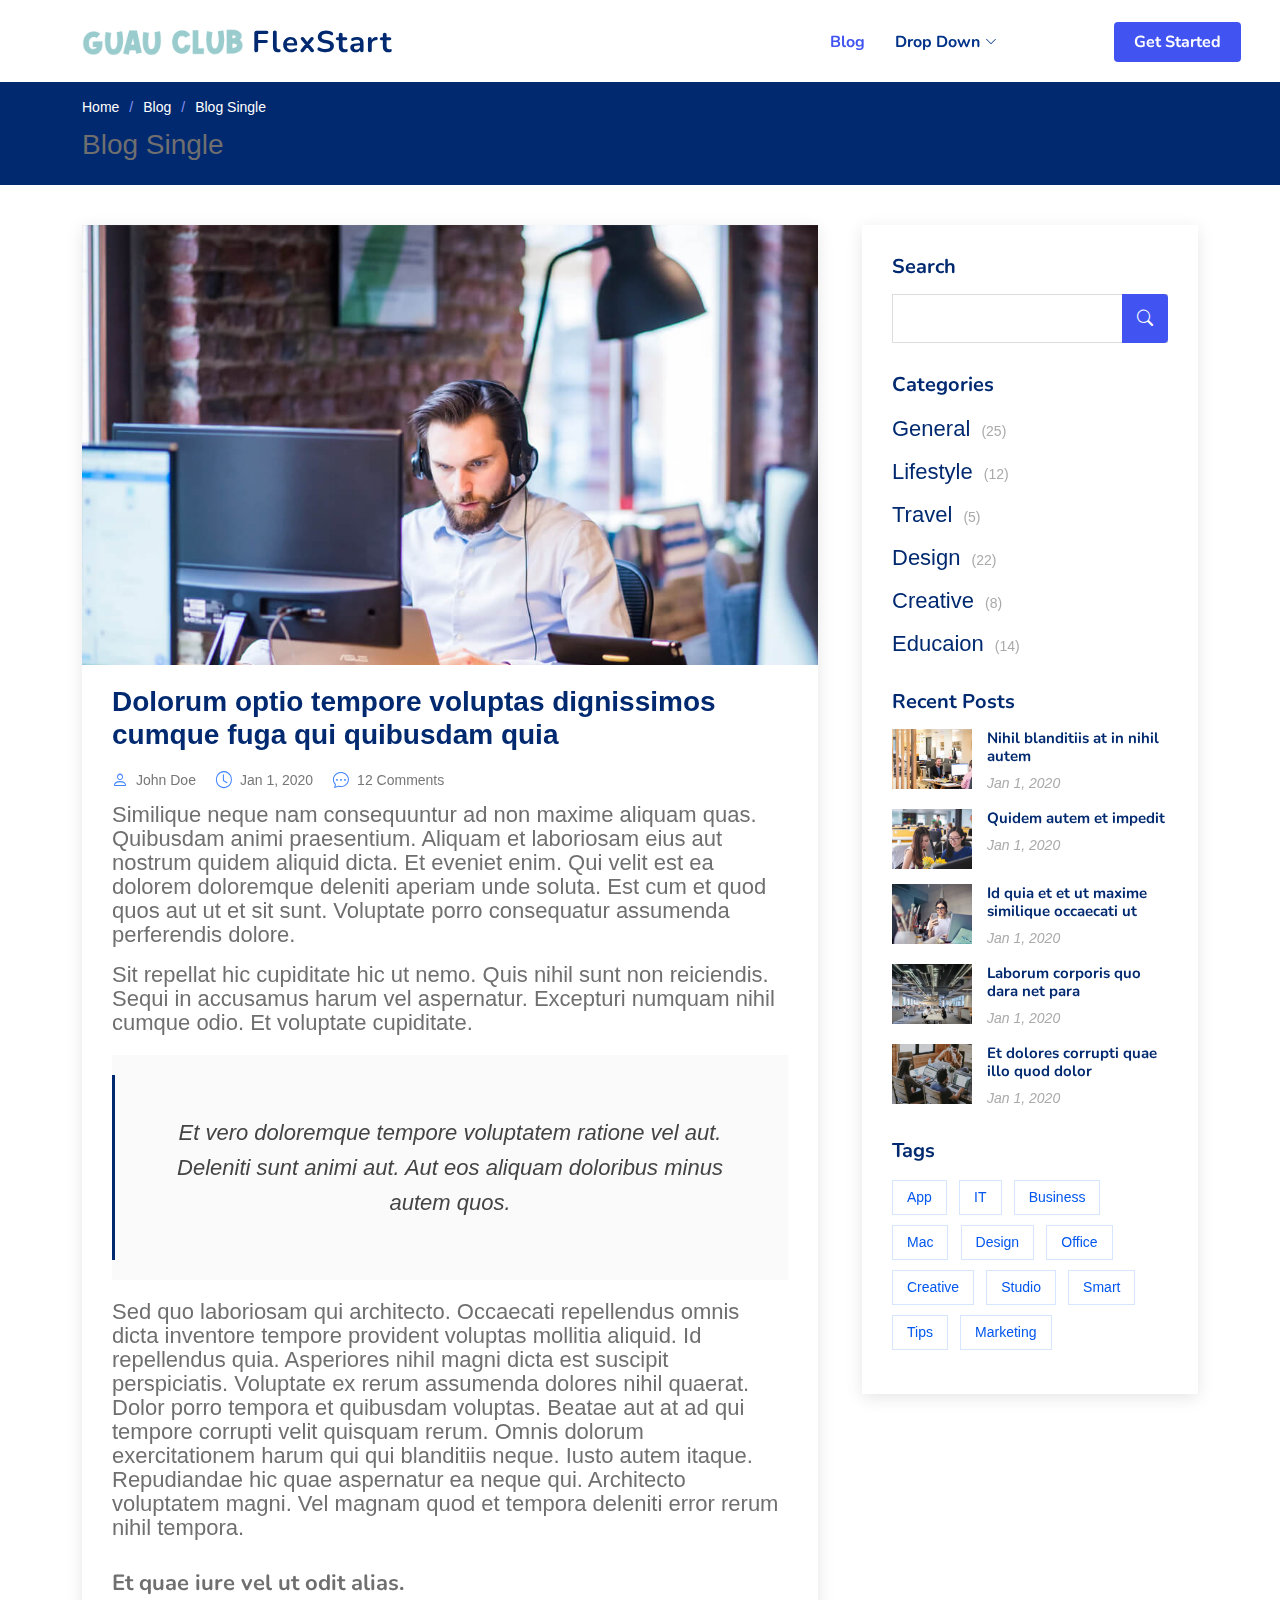
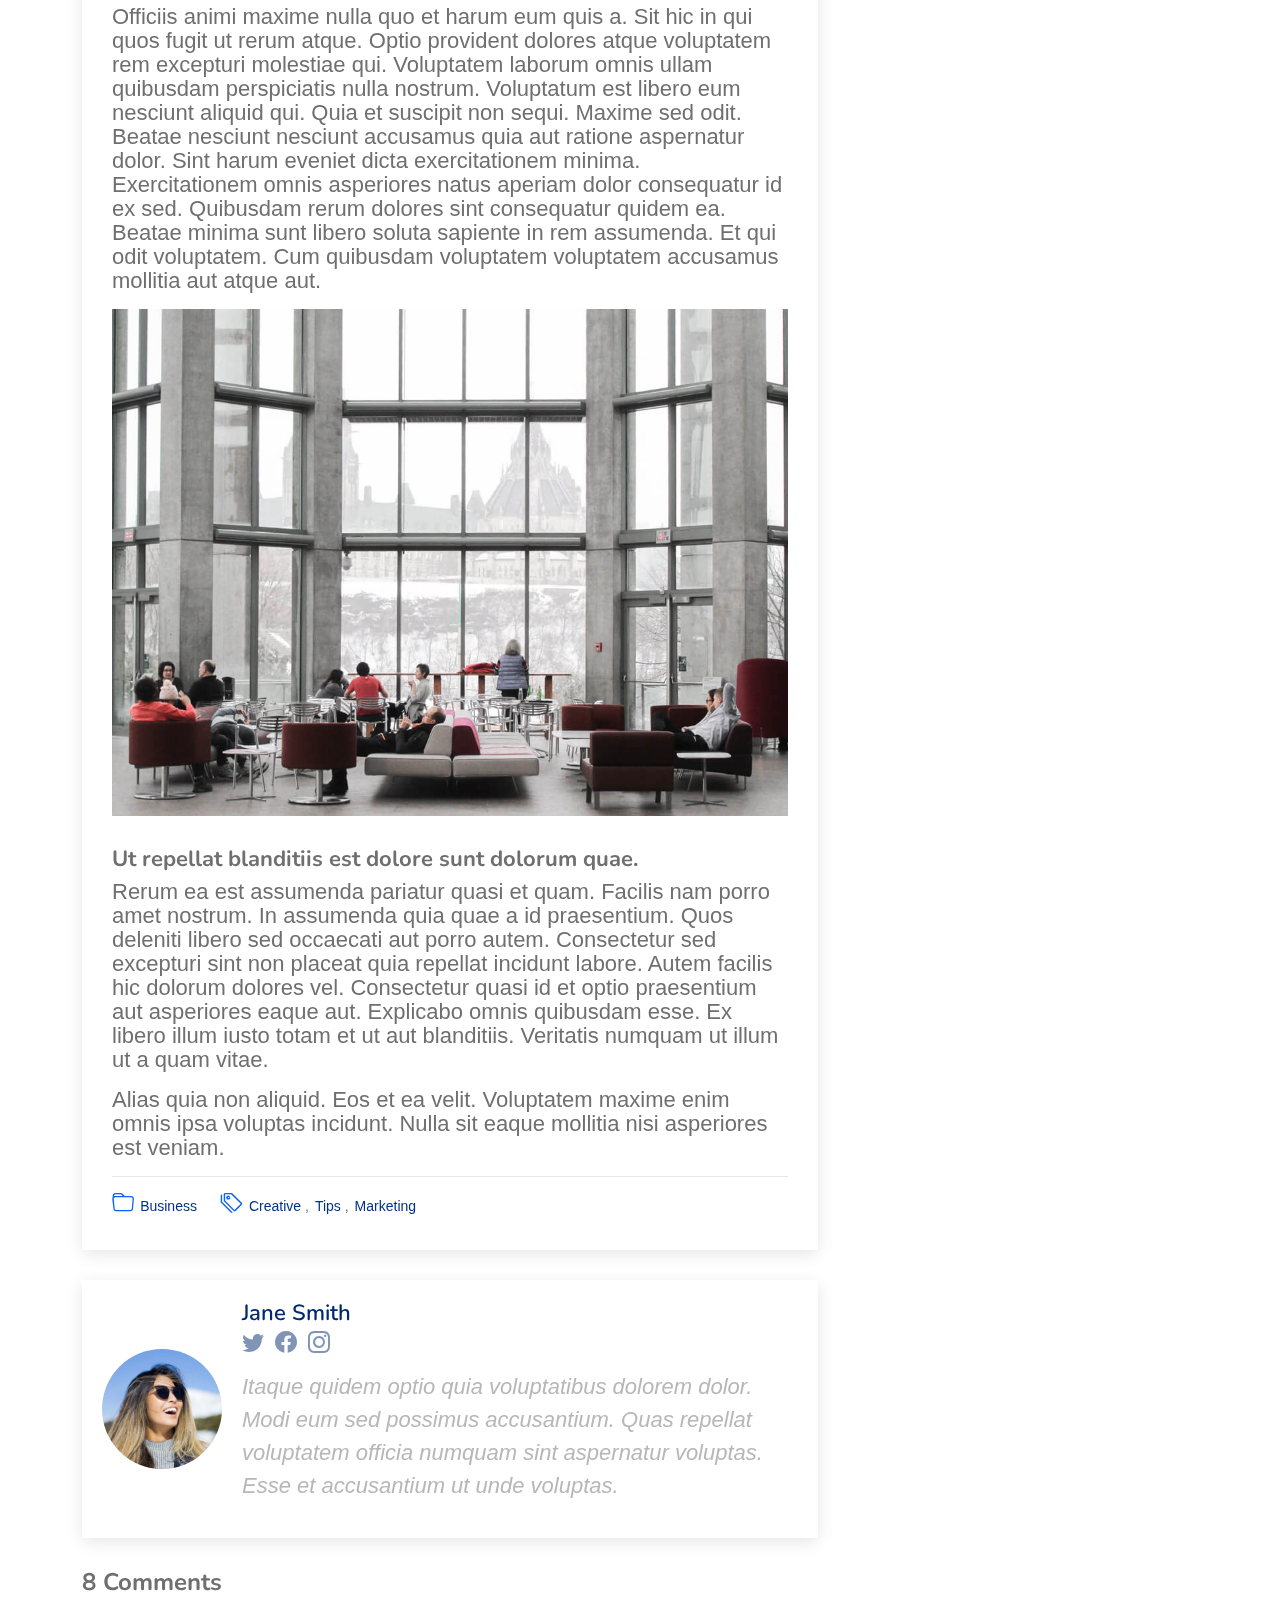
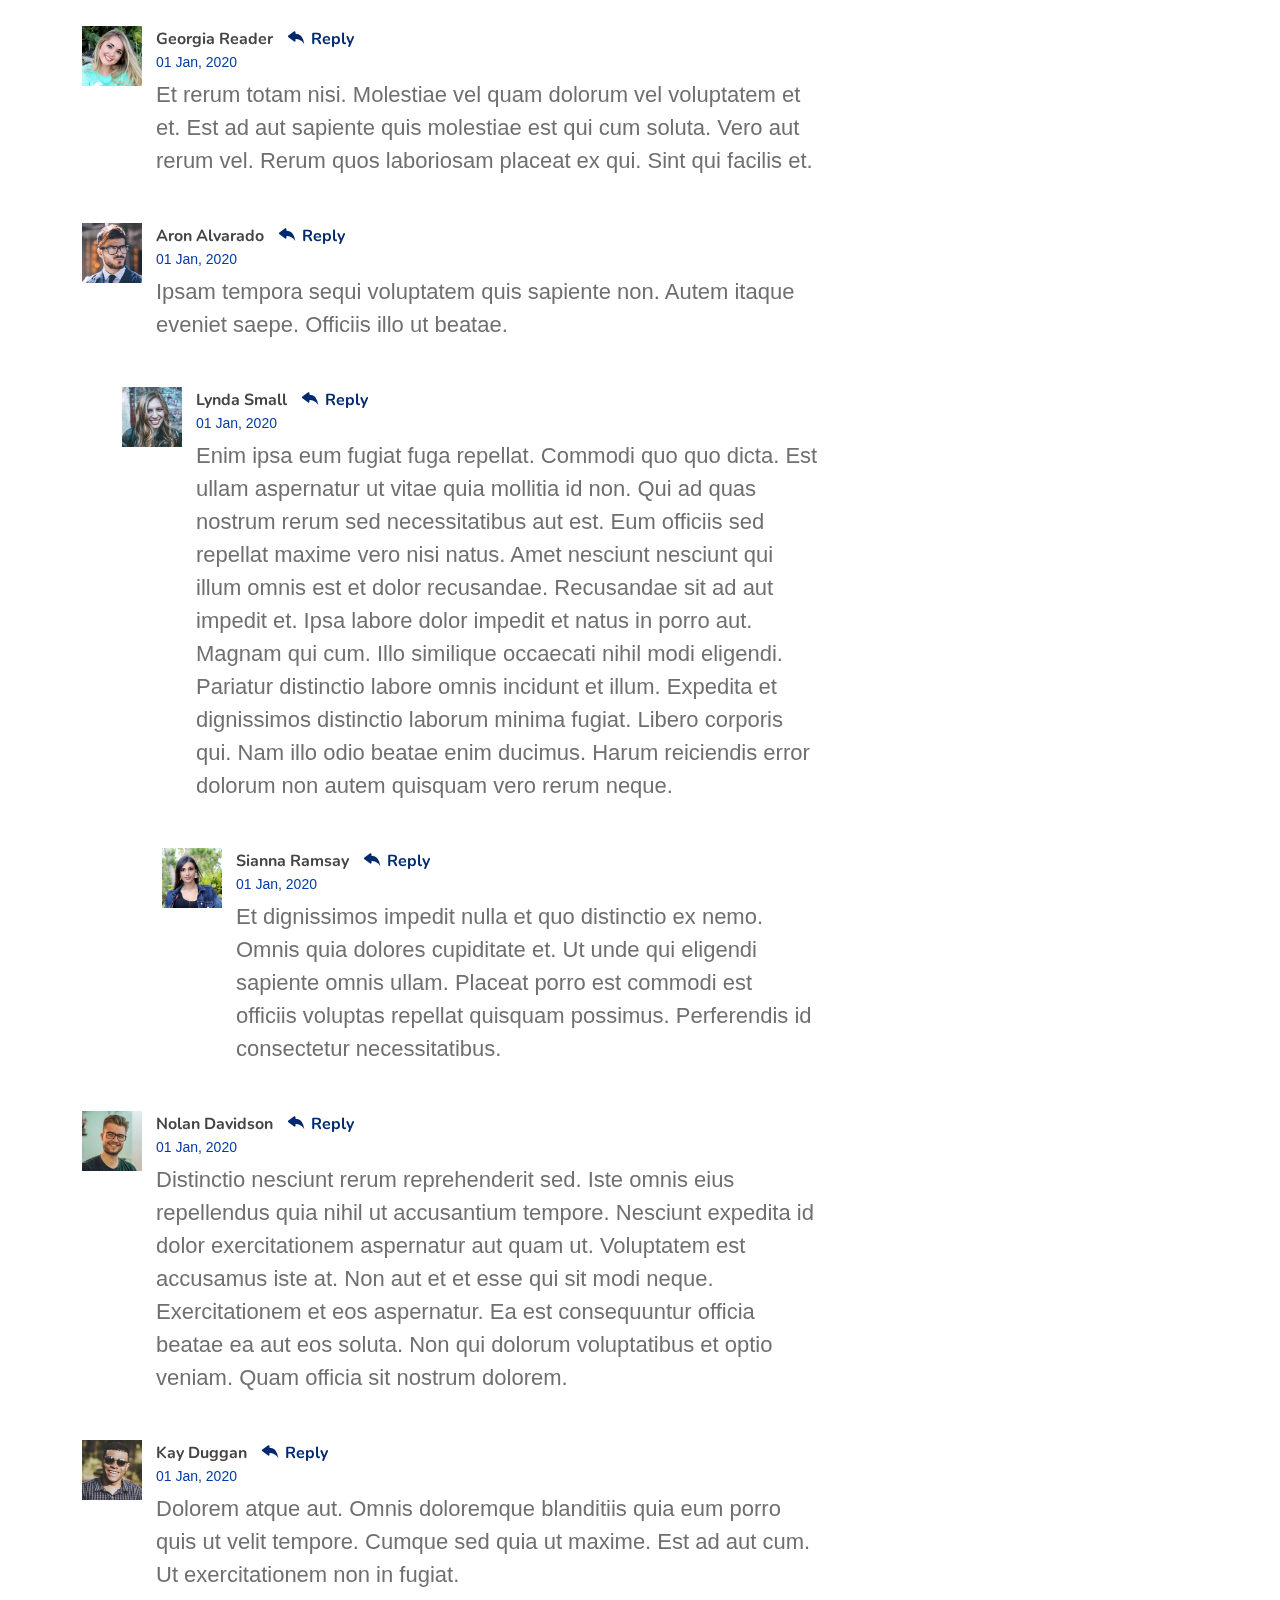
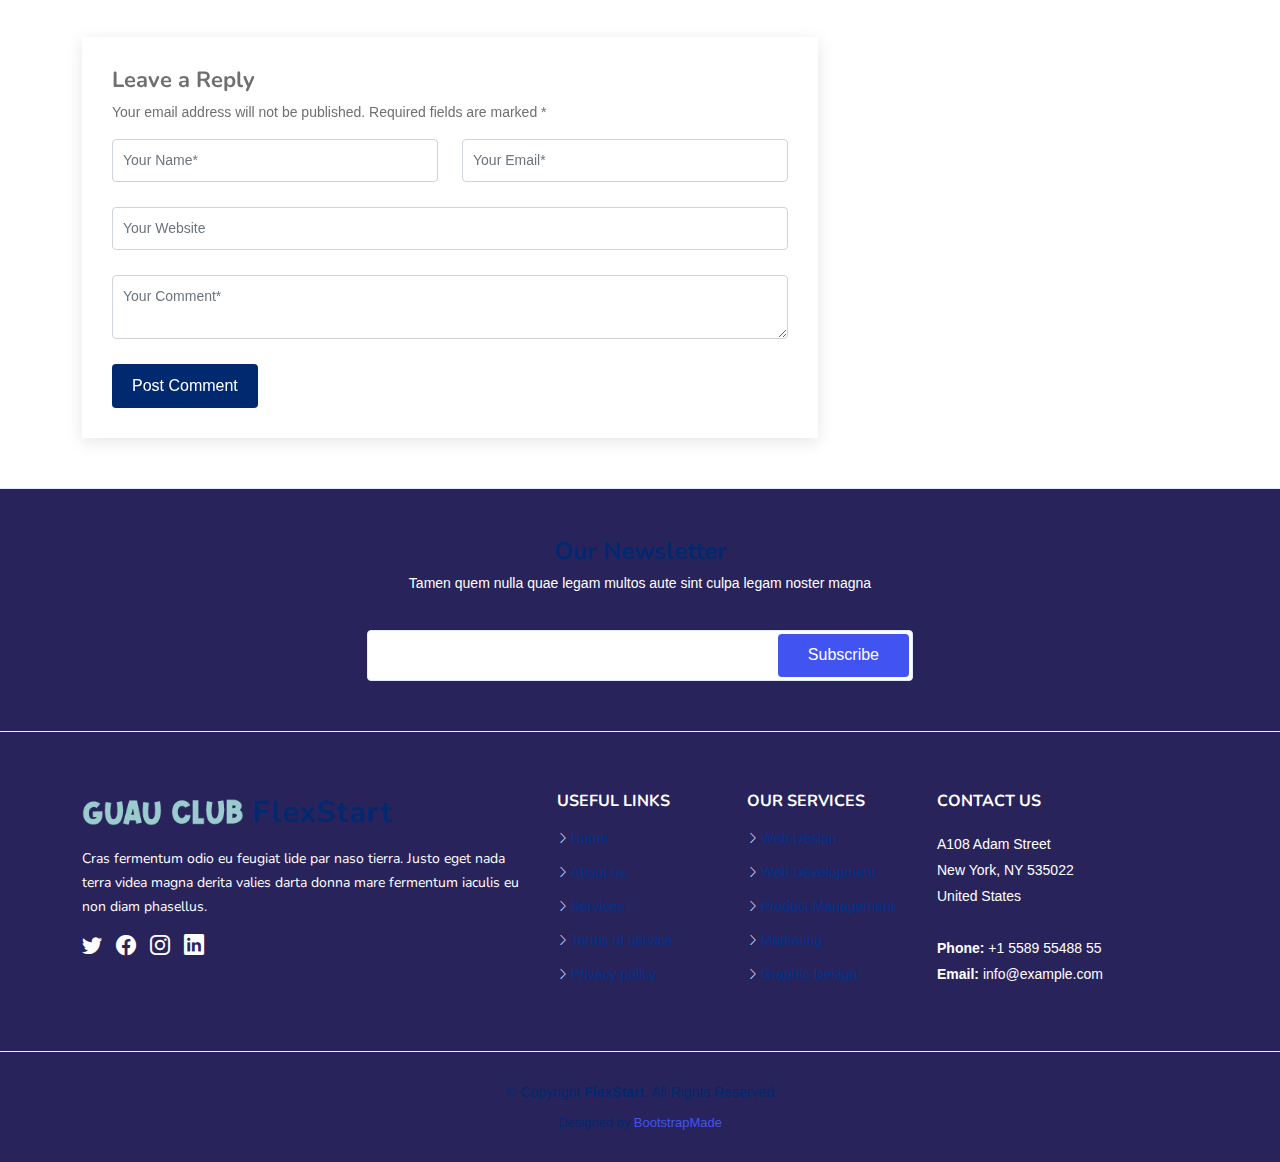
<file: FlexStart/blog-single.html>
<!DOCTYPE html>
<html lang="en">

<head>
  <meta charset="utf-8">
  <meta content="width=device-width, initial-scale=1.0" name="viewport">

  <title>Blog Single - FlexStart Bootstrap Template</title>
  <meta content="" name="description">
  <meta content="" name="keywords">

  <!-- Favicons -->
  <link href="assets/img/favicon.png" rel="icon">
  <link href="assets/img/apple-touch-icon.png" rel="apple-touch-icon">

  <!-- Google Fonts -->
  <link href="https://fonts.googleapis.com/css?family=Open+Sans:300,300i,400,400i,600,600i,700,700i|Nunito:300,300i,400,400i,600,600i,700,700i|Poppins:300,300i,400,400i,500,500i,600,600i,700,700i" rel="stylesheet">

  <!-- Vendor CSS Files -->
  <link href="assets/vendor/bootstrap/css/bootstrap.min.css" rel="stylesheet">
  <link href="assets/vendor/bootstrap-icons/bootstrap-icons.css" rel="stylesheet">
  <link href="assets/vendor/aos/aos.css" rel="stylesheet">
  <link href="assets/vendor/remixicon/remixicon.css" rel="stylesheet">
  <link href="assets/vendor/swiper/swiper-bundle.min.css" rel="stylesheet">
  <link href="assets/vendor/glightbox/css/glightbox.min.css" rel="stylesheet">

  <!-- Template Main CSS File -->
  <link href="assets/css/style.css" rel="stylesheet">

  <!-- =======================================================
  * Template Name: FlexStart - v1.4.0
  * Template URL: https://bootstrapmade.com/flexstart-bootstrap-startup-template/
  * Author: BootstrapMade.com
  * License: https://bootstrapmade.com/license/
  ======================================================== -->
</head>

<body>

  <!-- ======= Header ======= -->
  <header id="header" class="header fixed-top">
    <div class="container-fluid container-xl d-flex align-items-center justify-content-between">

      <a href="index.html" class="logo d-flex align-items-center">
        <img src="assets/img/logo.png" alt="">
        <span>FlexStart</span>
      </a>

      <nav id="navbar" class="navbar">
        <ul>
          <li><a class="nav-link scrollto " href="#hero">Home</a></li>
          <li><a class="nav-link scrollto" href="#about">About</a></li>
          <li><a class="nav-link scrollto" href="#services">Services</a></li>
          <li><a class="nav-link scrollto" href="#portfolio">Portfolio</a></li>
          <li><a class="nav-link scrollto" href="#team">Team</a></li>
          <li><a class="active" href="blog.html">Blog</a></li>
          <li class="dropdown"><a href="#"><span>Drop Down</span> <i class="bi bi-chevron-down"></i></a>
            <ul>
              <li><a href="#">Drop Down 1</a></li>
              <li class="dropdown"><a href="#"><span>Deep Drop Down</span> <i class="bi bi-chevron-right"></i></a>
                <ul>
                  <li><a href="#">Deep Drop Down 1</a></li>
                  <li><a href="#">Deep Drop Down 2</a></li>
                  <li><a href="#">Deep Drop Down 3</a></li>
                  <li><a href="#">Deep Drop Down 4</a></li>
                  <li><a href="#">Deep Drop Down 5</a></li>
                </ul>
              </li>
              <li><a href="#">Drop Down 2</a></li>
              <li><a href="#">Drop Down 3</a></li>
              <li><a href="#">Drop Down 4</a></li>
            </ul>
          </li>
          <li><a class="nav-link scrollto" href="#contact">Contact</a></li>
          <li><a class="getstarted scrollto" href="#about">Get Started</a></li>
        </ul>
        <i class="bi bi-list mobile-nav-toggle"></i>
      </nav><!-- .navbar -->

    </div>
  </header><!-- End Header -->

  <main id="main">

    <!-- ======= Breadcrumbs ======= -->
    <section class="breadcrumbs">
      <div class="container">

        <ol>
          <li><a href="index.html">Home</a></li>
          <li><a href="blog.html">Blog</a></li>
          <li>Blog Single</li>
        </ol>
        <h2>Blog Single</h2>

      </div>
    </section><!-- End Breadcrumbs -->

    <!-- ======= Blog Single Section ======= -->
    <section id="blog" class="blog">
      <div class="container" data-aos="fade-up">

        <div class="row">

          <div class="col-lg-8 entries">

            <article class="entry entry-single">

              <div class="entry-img">
                <img src="assets/img/blog/blog-1.jpg" alt="" class="img-fluid">
              </div>

              <h2 class="entry-title">
                <a href="blog-single.html">Dolorum optio tempore voluptas dignissimos cumque fuga qui quibusdam quia</a>
              </h2>

              <div class="entry-meta">
                <ul>
                  <li class="d-flex align-items-center"><i class="bi bi-person"></i> <a href="blog-single.html">John Doe</a></li>
                  <li class="d-flex align-items-center"><i class="bi bi-clock"></i> <a href="blog-single.html"><time datetime="2020-01-01">Jan 1, 2020</time></a></li>
                  <li class="d-flex align-items-center"><i class="bi bi-chat-dots"></i> <a href="blog-single.html">12 Comments</a></li>
                </ul>
              </div>

              <div class="entry-content">
                <p>
                  Similique neque nam consequuntur ad non maxime aliquam quas. Quibusdam animi praesentium. Aliquam et laboriosam eius aut nostrum quidem aliquid dicta.
                  Et eveniet enim. Qui velit est ea dolorem doloremque deleniti aperiam unde soluta. Est cum et quod quos aut ut et sit sunt. Voluptate porro consequatur assumenda perferendis dolore.
                </p>

                <p>
                  Sit repellat hic cupiditate hic ut nemo. Quis nihil sunt non reiciendis. Sequi in accusamus harum vel aspernatur. Excepturi numquam nihil cumque odio. Et voluptate cupiditate.
                </p>

                <blockquote>
                  <p>
                    Et vero doloremque tempore voluptatem ratione vel aut. Deleniti sunt animi aut. Aut eos aliquam doloribus minus autem quos.
                  </p>
                </blockquote>

                <p>
                  Sed quo laboriosam qui architecto. Occaecati repellendus omnis dicta inventore tempore provident voluptas mollitia aliquid. Id repellendus quia. Asperiores nihil magni dicta est suscipit perspiciatis. Voluptate ex rerum assumenda dolores nihil quaerat.
                  Dolor porro tempora et quibusdam voluptas. Beatae aut at ad qui tempore corrupti velit quisquam rerum. Omnis dolorum exercitationem harum qui qui blanditiis neque.
                  Iusto autem itaque. Repudiandae hic quae aspernatur ea neque qui. Architecto voluptatem magni. Vel magnam quod et tempora deleniti error rerum nihil tempora.
                </p>

                <h3>Et quae iure vel ut odit alias.</h3>
                <p>
                  Officiis animi maxime nulla quo et harum eum quis a. Sit hic in qui quos fugit ut rerum atque. Optio provident dolores atque voluptatem rem excepturi molestiae qui. Voluptatem laborum omnis ullam quibusdam perspiciatis nulla nostrum. Voluptatum est libero eum nesciunt aliquid qui.
                  Quia et suscipit non sequi. Maxime sed odit. Beatae nesciunt nesciunt accusamus quia aut ratione aspernatur dolor. Sint harum eveniet dicta exercitationem minima. Exercitationem omnis asperiores natus aperiam dolor consequatur id ex sed. Quibusdam rerum dolores sint consequatur quidem ea.
                  Beatae minima sunt libero soluta sapiente in rem assumenda. Et qui odit voluptatem. Cum quibusdam voluptatem voluptatem accusamus mollitia aut atque aut.
                </p>
                <img src="assets/img/blog/blog-inside-post.jpg" class="img-fluid" alt="">

                <h3>Ut repellat blanditiis est dolore sunt dolorum quae.</h3>
                <p>
                  Rerum ea est assumenda pariatur quasi et quam. Facilis nam porro amet nostrum. In assumenda quia quae a id praesentium. Quos deleniti libero sed occaecati aut porro autem. Consectetur sed excepturi sint non placeat quia repellat incidunt labore. Autem facilis hic dolorum dolores vel.
                  Consectetur quasi id et optio praesentium aut asperiores eaque aut. Explicabo omnis quibusdam esse. Ex libero illum iusto totam et ut aut blanditiis. Veritatis numquam ut illum ut a quam vitae.
                </p>
                <p>
                  Alias quia non aliquid. Eos et ea velit. Voluptatem maxime enim omnis ipsa voluptas incidunt. Nulla sit eaque mollitia nisi asperiores est veniam.
                </p>

              </div>

              <div class="entry-footer">
                <i class="bi bi-folder"></i>
                <ul class="cats">
                  <li><a href="#">Business</a></li>
                </ul>

                <i class="bi bi-tags"></i>
                <ul class="tags">
                  <li><a href="#">Creative</a></li>
                  <li><a href="#">Tips</a></li>
                  <li><a href="#">Marketing</a></li>
                </ul>
              </div>

            </article><!-- End blog entry -->

            <div class="blog-author d-flex align-items-center">
              <img src="assets/img/blog/blog-author.jpg" class="rounded-circle float-left" alt="">
              <div>
                <h4>Jane Smith</h4>
                <div class="social-links">
                  <a href="https://twitters.com/#"><i class="bi bi-twitter"></i></a>
                  <a href="https://facebook.com/#"><i class="bi bi-facebook"></i></a>
                  <a href="https://instagram.com/#"><i class="biu bi-instagram"></i></a>
                </div>
                <p>
                  Itaque quidem optio quia voluptatibus dolorem dolor. Modi eum sed possimus accusantium. Quas repellat voluptatem officia numquam sint aspernatur voluptas. Esse et accusantium ut unde voluptas.
                </p>
              </div>
            </div><!-- End blog author bio -->

            <div class="blog-comments">

              <h4 class="comments-count">8 Comments</h4>

              <div id="comment-1" class="comment">
                <div class="d-flex">
                  <div class="comment-img"><img src="assets/img/blog/comments-1.jpg" alt=""></div>
                  <div>
                    <h5><a href="">Georgia Reader</a> <a href="#" class="reply"><i class="bi bi-reply-fill"></i> Reply</a></h5>
                    <time datetime="2020-01-01">01 Jan, 2020</time>
                    <p>
                      Et rerum totam nisi. Molestiae vel quam dolorum vel voluptatem et et. Est ad aut sapiente quis molestiae est qui cum soluta.
                      Vero aut rerum vel. Rerum quos laboriosam placeat ex qui. Sint qui facilis et.
                    </p>
                  </div>
                </div>
              </div><!-- End comment #1 -->

              <div id="comment-2" class="comment">
                <div class="d-flex">
                  <div class="comment-img"><img src="assets/img/blog/comments-2.jpg" alt=""></div>
                  <div>
                    <h5><a href="">Aron Alvarado</a> <a href="#" class="reply"><i class="bi bi-reply-fill"></i> Reply</a></h5>
                    <time datetime="2020-01-01">01 Jan, 2020</time>
                    <p>
                      Ipsam tempora sequi voluptatem quis sapiente non. Autem itaque eveniet saepe. Officiis illo ut beatae.
                    </p>
                  </div>
                </div>

                <div id="comment-reply-1" class="comment comment-reply">
                  <div class="d-flex">
                    <div class="comment-img"><img src="assets/img/blog/comments-3.jpg" alt=""></div>
                    <div>
                      <h5><a href="">Lynda Small</a> <a href="#" class="reply"><i class="bi bi-reply-fill"></i> Reply</a></h5>
                      <time datetime="2020-01-01">01 Jan, 2020</time>
                      <p>
                        Enim ipsa eum fugiat fuga repellat. Commodi quo quo dicta. Est ullam aspernatur ut vitae quia mollitia id non. Qui ad quas nostrum rerum sed necessitatibus aut est. Eum officiis sed repellat maxime vero nisi natus. Amet nesciunt nesciunt qui illum omnis est et dolor recusandae.

                        Recusandae sit ad aut impedit et. Ipsa labore dolor impedit et natus in porro aut. Magnam qui cum. Illo similique occaecati nihil modi eligendi. Pariatur distinctio labore omnis incidunt et illum. Expedita et dignissimos distinctio laborum minima fugiat.

                        Libero corporis qui. Nam illo odio beatae enim ducimus. Harum reiciendis error dolorum non autem quisquam vero rerum neque.
                      </p>
                    </div>
                  </div>

                  <div id="comment-reply-2" class="comment comment-reply">
                    <div class="d-flex">
                      <div class="comment-img"><img src="assets/img/blog/comments-4.jpg" alt=""></div>
                      <div>
                        <h5><a href="">Sianna Ramsay</a> <a href="#" class="reply"><i class="bi bi-reply-fill"></i> Reply</a></h5>
                        <time datetime="2020-01-01">01 Jan, 2020</time>
                        <p>
                          Et dignissimos impedit nulla et quo distinctio ex nemo. Omnis quia dolores cupiditate et. Ut unde qui eligendi sapiente omnis ullam. Placeat porro est commodi est officiis voluptas repellat quisquam possimus. Perferendis id consectetur necessitatibus.
                        </p>
                      </div>
                    </div>

                  </div><!-- End comment reply #2-->

                </div><!-- End comment reply #1-->

              </div><!-- End comment #2-->

              <div id="comment-3" class="comment">
                <div class="d-flex">
                  <div class="comment-img"><img src="assets/img/blog/comments-5.jpg" alt=""></div>
                  <div>
                    <h5><a href="">Nolan Davidson</a> <a href="#" class="reply"><i class="bi bi-reply-fill"></i> Reply</a></h5>
                    <time datetime="2020-01-01">01 Jan, 2020</time>
                    <p>
                      Distinctio nesciunt rerum reprehenderit sed. Iste omnis eius repellendus quia nihil ut accusantium tempore. Nesciunt expedita id dolor exercitationem aspernatur aut quam ut. Voluptatem est accusamus iste at.
                      Non aut et et esse qui sit modi neque. Exercitationem et eos aspernatur. Ea est consequuntur officia beatae ea aut eos soluta. Non qui dolorum voluptatibus et optio veniam. Quam officia sit nostrum dolorem.
                    </p>
                  </div>
                </div>

              </div><!-- End comment #3 -->

              <div id="comment-4" class="comment">
                <div class="d-flex">
                  <div class="comment-img"><img src="assets/img/blog/comments-6.jpg" alt=""></div>
                  <div>
                    <h5><a href="">Kay Duggan</a> <a href="#" class="reply"><i class="bi bi-reply-fill"></i> Reply</a></h5>
                    <time datetime="2020-01-01">01 Jan, 2020</time>
                    <p>
                      Dolorem atque aut. Omnis doloremque blanditiis quia eum porro quis ut velit tempore. Cumque sed quia ut maxime. Est ad aut cum. Ut exercitationem non in fugiat.
                    </p>
                  </div>
                </div>

              </div><!-- End comment #4 -->

              <div class="reply-form">
                <h4>Leave a Reply</h4>
                <p>Your email address will not be published. Required fields are marked * </p>
                <form action="">
                  <div class="row">
                    <div class="col-md-6 form-group">
                      <input name="name" type="text" class="form-control" placeholder="Your Name*">
                    </div>
                    <div class="col-md-6 form-group">
                      <input name="email" type="text" class="form-control" placeholder="Your Email*">
                    </div>
                  </div>
                  <div class="row">
                    <div class="col form-group">
                      <input name="website" type="text" class="form-control" placeholder="Your Website">
                    </div>
                  </div>
                  <div class="row">
                    <div class="col form-group">
                      <textarea name="comment" class="form-control" placeholder="Your Comment*"></textarea>
                    </div>
                  </div>
                  <button type="submit" class="btn btn-primary">Post Comment</button>

                </form>

              </div>

            </div><!-- End blog comments -->

          </div><!-- End blog entries list -->

          <div class="col-lg-4">

            <div class="sidebar">

              <h3 class="sidebar-title">Search</h3>
              <div class="sidebar-item search-form">
                <form action="">
                  <input type="text">
                  <button type="submit"><i class="bi bi-search"></i></button>
                </form>
              </div><!-- End sidebar search formn-->

              <h3 class="sidebar-title">Categories</h3>
              <div class="sidebar-item categories">
                <ul>
                  <li><a href="#">General <span>(25)</span></a></li>
                  <li><a href="#">Lifestyle <span>(12)</span></a></li>
                  <li><a href="#">Travel <span>(5)</span></a></li>
                  <li><a href="#">Design <span>(22)</span></a></li>
                  <li><a href="#">Creative <span>(8)</span></a></li>
                  <li><a href="#">Educaion <span>(14)</span></a></li>
                </ul>
              </div><!-- End sidebar categories-->

              <h3 class="sidebar-title">Recent Posts</h3>
              <div class="sidebar-item recent-posts">
                <div class="post-item clearfix">
                  <img src="assets/img/blog/blog-recent-1.jpg" alt="">
                  <h4><a href="blog-single.html">Nihil blanditiis at in nihil autem</a></h4>
                  <time datetime="2020-01-01">Jan 1, 2020</time>
                </div>

                <div class="post-item clearfix">
                  <img src="assets/img/blog/blog-recent-2.jpg" alt="">
                  <h4><a href="blog-single.html">Quidem autem et impedit</a></h4>
                  <time datetime="2020-01-01">Jan 1, 2020</time>
                </div>

                <div class="post-item clearfix">
                  <img src="assets/img/blog/blog-recent-3.jpg" alt="">
                  <h4><a href="blog-single.html">Id quia et et ut maxime similique occaecati ut</a></h4>
                  <time datetime="2020-01-01">Jan 1, 2020</time>
                </div>

                <div class="post-item clearfix">
                  <img src="assets/img/blog/blog-recent-4.jpg" alt="">
                  <h4><a href="blog-single.html">Laborum corporis quo dara net para</a></h4>
                  <time datetime="2020-01-01">Jan 1, 2020</time>
                </div>

                <div class="post-item clearfix">
                  <img src="assets/img/blog/blog-recent-5.jpg" alt="">
                  <h4><a href="blog-single.html">Et dolores corrupti quae illo quod dolor</a></h4>
                  <time datetime="2020-01-01">Jan 1, 2020</time>
                </div>

              </div><!-- End sidebar recent posts-->

              <h3 class="sidebar-title">Tags</h3>
              <div class="sidebar-item tags">
                <ul>
                  <li><a href="#">App</a></li>
                  <li><a href="#">IT</a></li>
                  <li><a href="#">Business</a></li>
                  <li><a href="#">Mac</a></li>
                  <li><a href="#">Design</a></li>
                  <li><a href="#">Office</a></li>
                  <li><a href="#">Creative</a></li>
                  <li><a href="#">Studio</a></li>
                  <li><a href="#">Smart</a></li>
                  <li><a href="#">Tips</a></li>
                  <li><a href="#">Marketing</a></li>
                </ul>
              </div><!-- End sidebar tags-->

            </div><!-- End sidebar -->

          </div><!-- End blog sidebar -->

        </div>

      </div>
    </section><!-- End Blog Single Section -->

  </main><!-- End #main -->

  <!-- ======= Footer ======= -->
  <footer id="footer" class="footer">

    <div class="footer-newsletter">
      <div class="container">
        <div class="row justify-content-center">
          <div class="col-lg-12 text-center">
            <h4>Our Newsletter</h4>
            <p>Tamen quem nulla quae legam multos aute sint culpa legam noster magna</p>
          </div>
          <div class="col-lg-6">
            <form action="" method="post">
              <input type="email" name="email"><input type="submit" value="Subscribe">
            </form>
          </div>
        </div>
      </div>
    </div>

    <div class="footer-top">
      <div class="container">
        <div class="row gy-4">
          <div class="col-lg-5 col-md-12 footer-info">
            <a href="index.html" class="logo d-flex align-items-center">
              <img src="assets/img/logo.png" alt="">
              <span>FlexStart</span>
            </a>
            <p>Cras fermentum odio eu feugiat lide par naso tierra. Justo eget nada terra videa magna derita valies darta donna mare fermentum iaculis eu non diam phasellus.</p>
            <div class="social-links mt-3">
              <a href="#" class="twitter"><i class="bi bi-twitter"></i></a>
              <a href="#" class="facebook"><i class="bi bi-facebook"></i></a>
              <a href="#" class="instagram"><i class="bi bi-instagram bx bxl-instagram"></i></a>
              <a href="#" class="linkedin"><i class="bi bi-linkedin bx bxl-linkedin"></i></a>
            </div>
          </div>

          <div class="col-lg-2 col-6 footer-links">
            <h4>Useful Links</h4>
            <ul>
              <li><i class="bi bi-chevron-right"></i> <a href="#">Home</a></li>
              <li><i class="bi bi-chevron-right"></i> <a href="#">About us</a></li>
              <li><i class="bi bi-chevron-right"></i> <a href="#">Services</a></li>
              <li><i class="bi bi-chevron-right"></i> <a href="#">Terms of service</a></li>
              <li><i class="bi bi-chevron-right"></i> <a href="#">Privacy policy</a></li>
            </ul>
          </div>

          <div class="col-lg-2 col-6 footer-links">
            <h4>Our Services</h4>
            <ul>
              <li><i class="bi bi-chevron-right"></i> <a href="#">Web Design</a></li>
              <li><i class="bi bi-chevron-right"></i> <a href="#">Web Development</a></li>
              <li><i class="bi bi-chevron-right"></i> <a href="#">Product Management</a></li>
              <li><i class="bi bi-chevron-right"></i> <a href="#">Marketing</a></li>
              <li><i class="bi bi-chevron-right"></i> <a href="#">Graphic Design</a></li>
            </ul>
          </div>

          <div class="col-lg-3 col-md-12 footer-contact text-center text-md-start">
            <h4>Contact Us</h4>
            <p>
              A108 Adam Street <br>
              New York, NY 535022<br>
              United States <br><br>
              <strong>Phone:</strong> +1 5589 55488 55<br>
              <strong>Email:</strong> info@example.com<br>
            </p>

          </div>

        </div>
      </div>
    </div>

    <div class="container">
      <div class="copyright">
        &copy; Copyright <strong><span>FlexStart</span></strong>. All Rights Reserved
      </div>
      <div class="credits">
        <!-- All the links in the footer should remain intact. -->
        <!-- You can delete the links only if you purchased the pro version. -->
        <!-- Licensing information: https://bootstrapmade.com/license/ -->
        <!-- Purchase the pro version with working PHP/AJAX contact form: https://bootstrapmade.com/flexstart-bootstrap-startup-template/ -->
        Designed by <a href="https://bootstrapmade.com/">BootstrapMade</a>
      </div>
    </div>
  </footer><!-- End Footer -->

  <a href="#" class="back-to-top d-flex align-items-center justify-content-center"><i class="bi bi-arrow-up-short"></i></a>

  <!-- Vendor JS Files -->
  <script src="assets/vendor/bootstrap/js/bootstrap.bundle.js"></script>
  <script src="assets/vendor/aos/aos.js"></script>
  <script src="assets/vendor/php-email-form/validate.js"></script>
  <script src="assets/vendor/swiper/swiper-bundle.min.js"></script>
  <script src="assets/vendor/purecounter/purecounter.js"></script>
  <script src="assets/vendor/isotope-layout/isotope.pkgd.min.js"></script>
  <script src="assets/vendor/glightbox/js/glightbox.min.js"></script>

  <!-- Template Main JS File -->
  <script src="assets/js/main.js"></script>

</body>

</html>
</file>
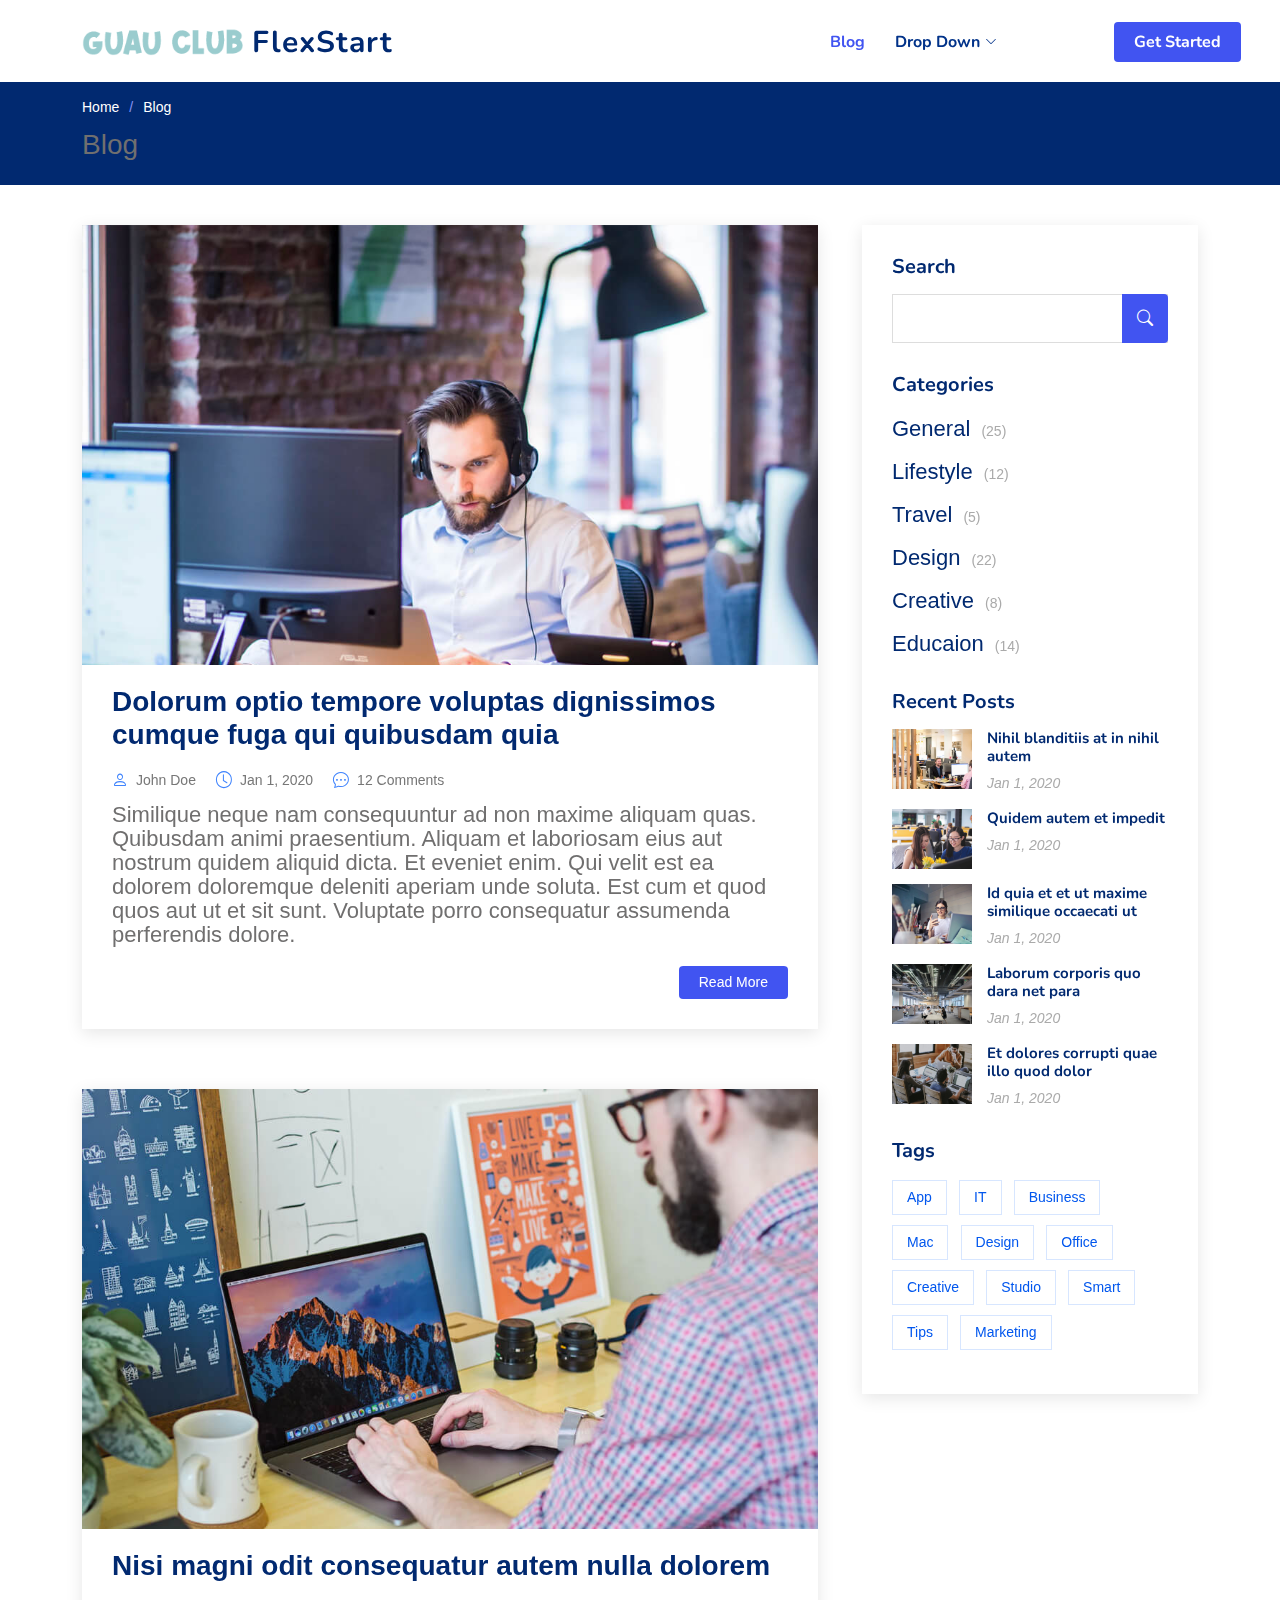
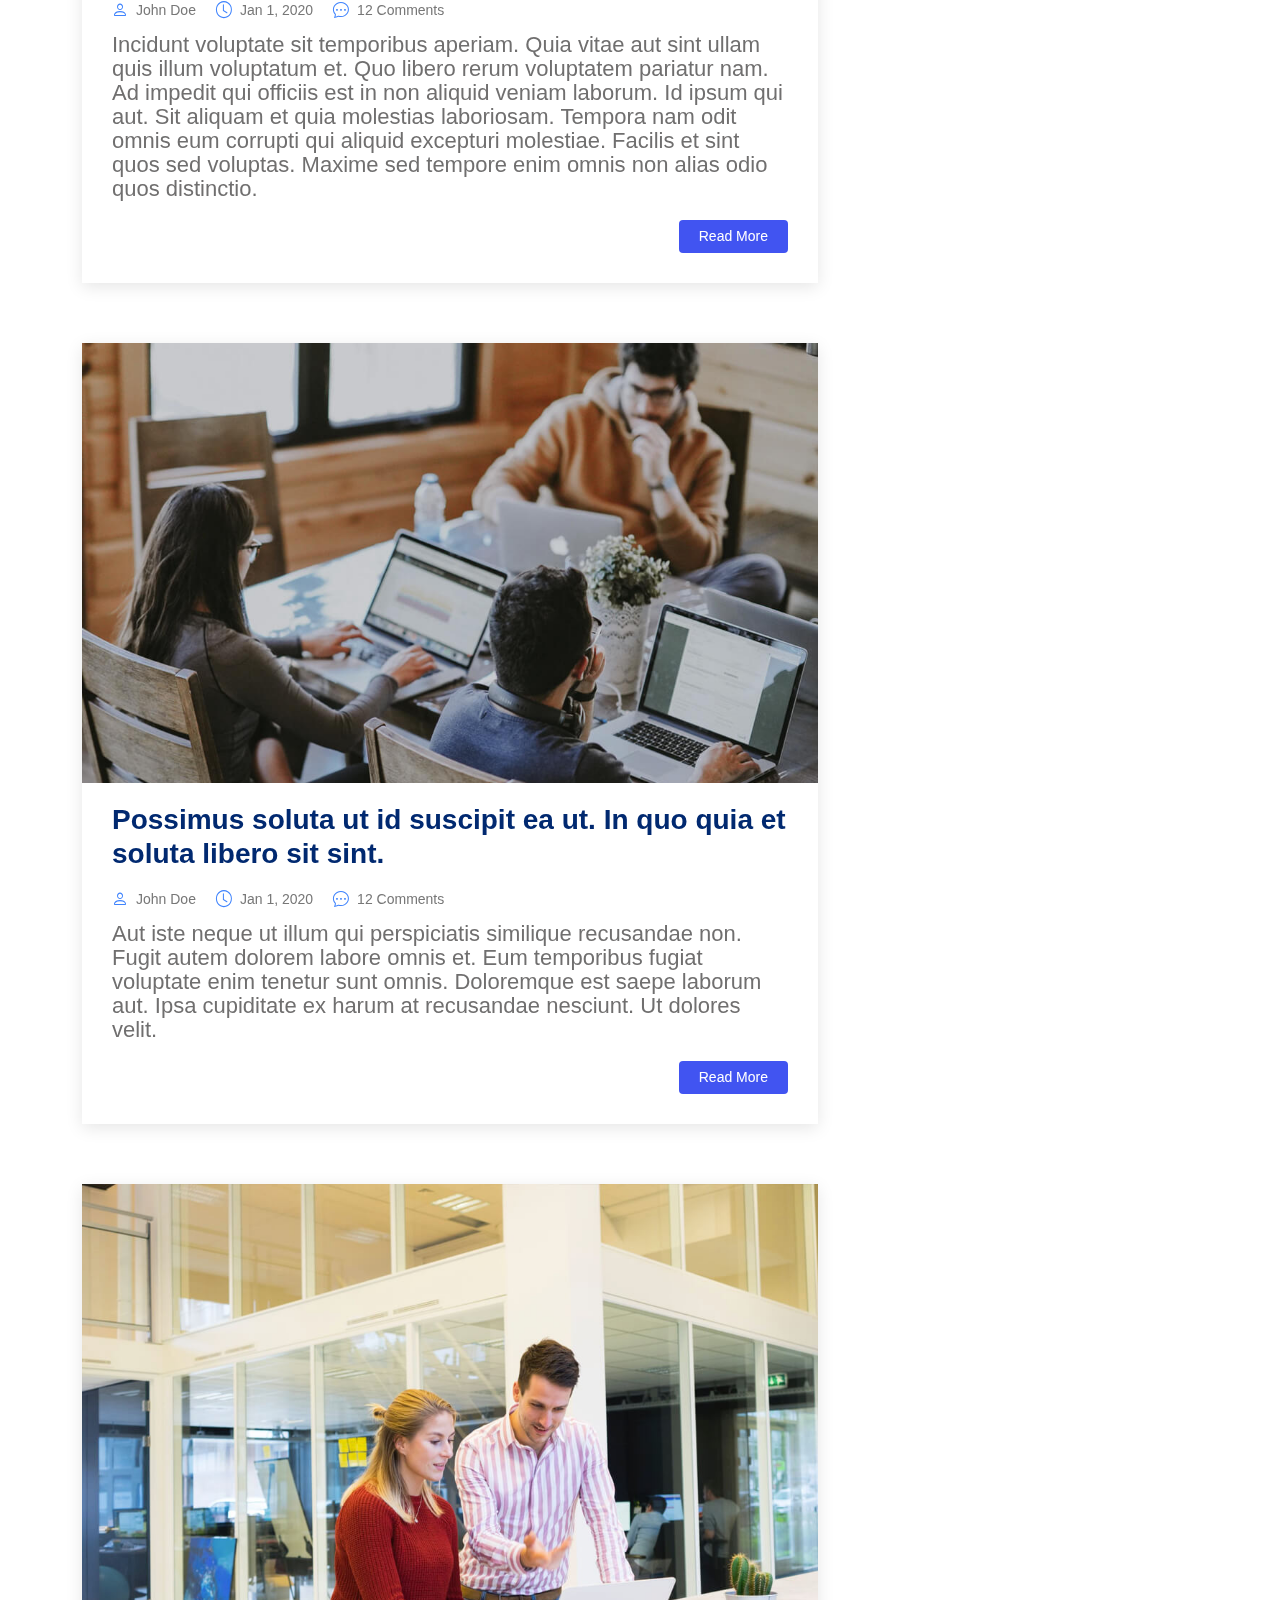
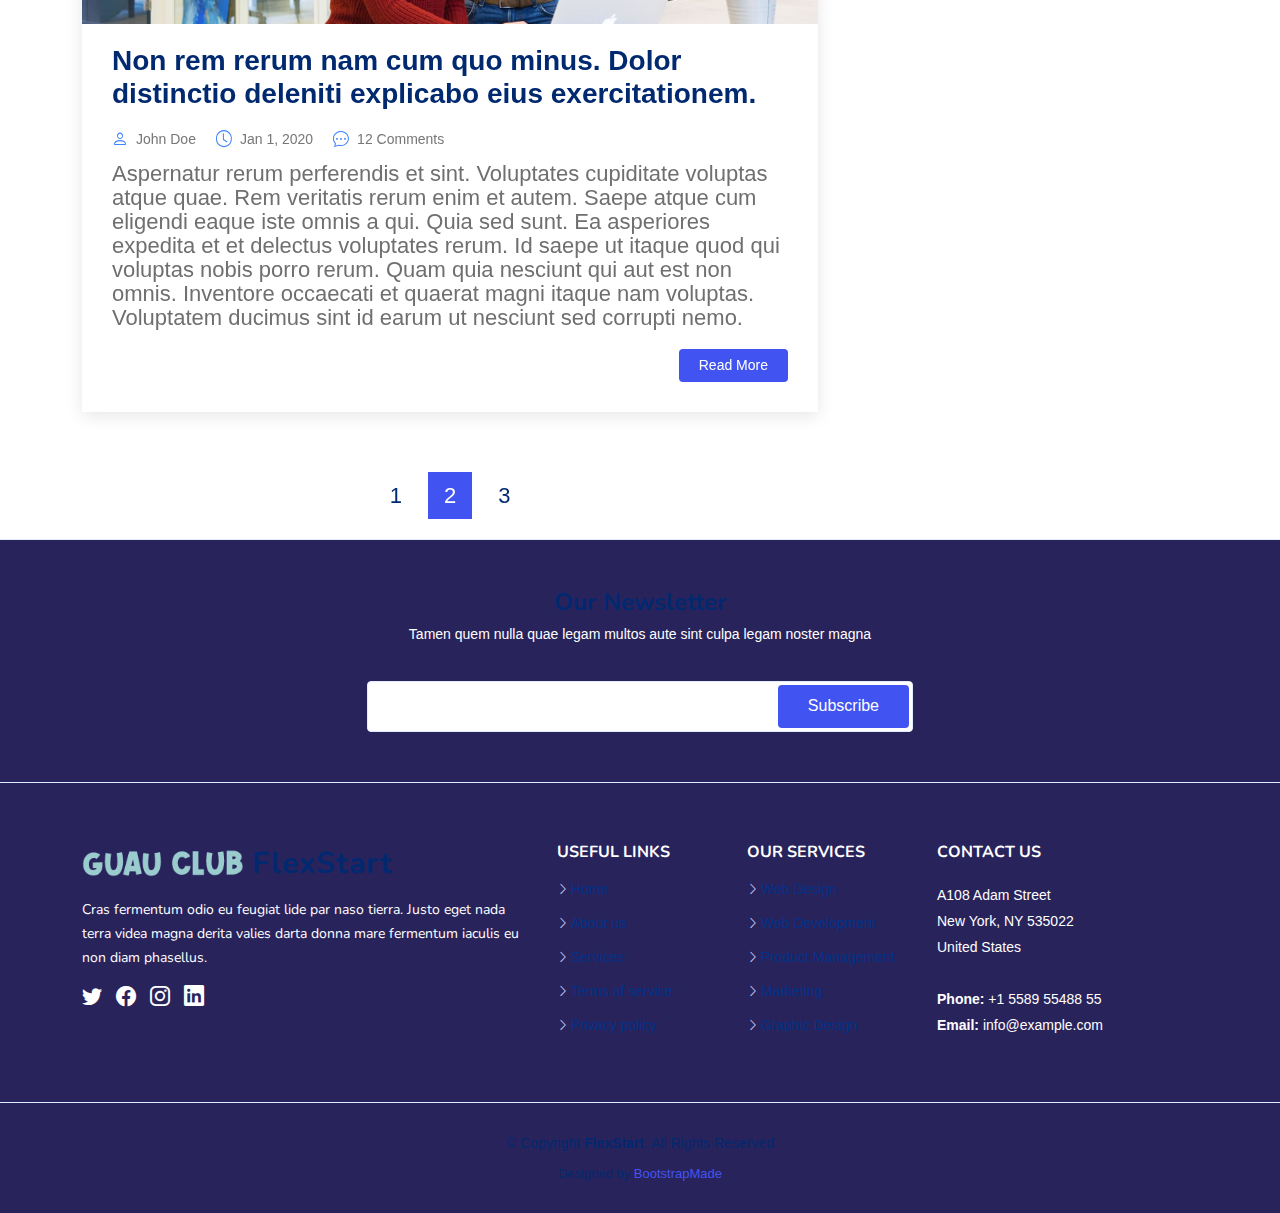
<file: FlexStart/blog.html>
<!DOCTYPE html>
<html lang="en">

<head>
  <meta charset="utf-8">
  <meta content="width=device-width, initial-scale=1.0" name="viewport">

  <title>Blog - FlexStart Bootstrap Template</title>
  <meta content="" name="description">
  <meta content="" name="keywords">

  <!-- Favicons -->
  <link href="assets/img/favicon.png" rel="icon">
  <link href="assets/img/apple-touch-icon.png" rel="apple-touch-icon">

  <!-- Google Fonts -->
  <link href="https://fonts.googleapis.com/css?family=Open+Sans:300,300i,400,400i,600,600i,700,700i|Nunito:300,300i,400,400i,600,600i,700,700i|Poppins:300,300i,400,400i,500,500i,600,600i,700,700i" rel="stylesheet">

  <!-- Vendor CSS Files -->
  <link href="assets/vendor/bootstrap/css/bootstrap.min.css" rel="stylesheet">
  <link href="assets/vendor/bootstrap-icons/bootstrap-icons.css" rel="stylesheet">
  <link href="assets/vendor/aos/aos.css" rel="stylesheet">
  <link href="assets/vendor/remixicon/remixicon.css" rel="stylesheet">
  <link href="assets/vendor/swiper/swiper-bundle.min.css" rel="stylesheet">
  <link href="assets/vendor/glightbox/css/glightbox.min.css" rel="stylesheet">

  <!-- Template Main CSS File -->
  <link href="assets/css/style.css" rel="stylesheet">

  <!-- =======================================================
  * Template Name: FlexStart - v1.4.0
  * Template URL: https://bootstrapmade.com/flexstart-bootstrap-startup-template/
  * Author: BootstrapMade.com
  * License: https://bootstrapmade.com/license/
  ======================================================== -->
</head>

<body>

  <!-- ======= Header ======= -->
  <header id="header" class="header fixed-top">
    <div class="container-fluid container-xl d-flex align-items-center justify-content-between">

      <a href="index.html" class="logo d-flex align-items-center">
        <img src="assets/img/logo.png" alt="">
        <span>FlexStart</span>
      </a>

      <nav id="navbar" class="navbar">
        <ul>
          <li><a class="nav-link scrollto " href="#hero">Home</a></li>
          <li><a class="nav-link scrollto" href="#about">About</a></li>
          <li><a class="nav-link scrollto" href="#services">Services</a></li>
          <li><a class="nav-link scrollto" href="#portfolio">Portfolio</a></li>
          <li><a class="nav-link scrollto" href="#team">Team</a></li>
          <li><a class="active" href="blog.html">Blog</a></li>
          <li class="dropdown"><a href="#"><span>Drop Down</span> <i class="bi bi-chevron-down"></i></a>
            <ul>
              <li><a href="#">Drop Down 1</a></li>
              <li class="dropdown"><a href="#"><span>Deep Drop Down</span> <i class="bi bi-chevron-right"></i></a>
                <ul>
                  <li><a href="#">Deep Drop Down 1</a></li>
                  <li><a href="#">Deep Drop Down 2</a></li>
                  <li><a href="#">Deep Drop Down 3</a></li>
                  <li><a href="#">Deep Drop Down 4</a></li>
                  <li><a href="#">Deep Drop Down 5</a></li>
                </ul>
              </li>
              <li><a href="#">Drop Down 2</a></li>
              <li><a href="#">Drop Down 3</a></li>
              <li><a href="#">Drop Down 4</a></li>
            </ul>
          </li>
          <li><a class="nav-link scrollto" href="#contact">Contact</a></li>
          <li><a class="getstarted scrollto" href="#about">Get Started</a></li>
        </ul>
        <i class="bi bi-list mobile-nav-toggle"></i>
      </nav><!-- .navbar -->

    </div>
  </header><!-- End Header -->

  <main id="main">

    <!-- ======= Breadcrumbs ======= -->
    <section class="breadcrumbs">
      <div class="container">

        <ol>
          <li><a href="index.html">Home</a></li>
          <li>Blog</li>
        </ol>
        <h2>Blog</h2>

      </div>
    </section><!-- End Breadcrumbs -->

    <!-- ======= Blog Section ======= -->
    <section id="blog" class="blog">
      <div class="container" data-aos="fade-up">

        <div class="row">

          <div class="col-lg-8 entries">

            <article class="entry">

              <div class="entry-img">
                <img src="assets/img/blog/blog-1.jpg" alt="" class="img-fluid">
              </div>

              <h2 class="entry-title">
                <a href="blog-single.html">Dolorum optio tempore voluptas dignissimos cumque fuga qui quibusdam quia</a>
              </h2>

              <div class="entry-meta">
                <ul>
                  <li class="d-flex align-items-center"><i class="bi bi-person"></i> <a href="blog-single.html">John Doe</a></li>
                  <li class="d-flex align-items-center"><i class="bi bi-clock"></i> <a href="blog-single.html"><time datetime="2020-01-01">Jan 1, 2020</time></a></li>
                  <li class="d-flex align-items-center"><i class="bi bi-chat-dots"></i> <a href="blog-single.html">12 Comments</a></li>
                </ul>
              </div>

              <div class="entry-content">
                <p>
                  Similique neque nam consequuntur ad non maxime aliquam quas. Quibusdam animi praesentium. Aliquam et laboriosam eius aut nostrum quidem aliquid dicta.
                  Et eveniet enim. Qui velit est ea dolorem doloremque deleniti aperiam unde soluta. Est cum et quod quos aut ut et sit sunt. Voluptate porro consequatur assumenda perferendis dolore.
                </p>
                <div class="read-more">
                  <a href="blog-single.html">Read More</a>
                </div>
              </div>

            </article><!-- End blog entry -->

            <article class="entry">

              <div class="entry-img">
                <img src="assets/img/blog/blog-2.jpg" alt="" class="img-fluid">
              </div>

              <h2 class="entry-title">
                <a href="blog-single.html">Nisi magni odit consequatur autem nulla dolorem</a>
              </h2>

              <div class="entry-meta">
                <ul>
                  <li class="d-flex align-items-center"><i class="bi bi-person"></i> <a href="blog-single.html">John Doe</a></li>
                  <li class="d-flex align-items-center"><i class="bi bi-clock"></i> <a href="blog-single.html"><time datetime="2020-01-01">Jan 1, 2020</time></a></li>
                  <li class="d-flex align-items-center"><i class="bi bi-chat-dots"></i> <a href="blog-single.html">12 Comments</a></li>
                </ul>
              </div>

              <div class="entry-content">
                <p>
                  Incidunt voluptate sit temporibus aperiam. Quia vitae aut sint ullam quis illum voluptatum et. Quo libero rerum voluptatem pariatur nam.
                  Ad impedit qui officiis est in non aliquid veniam laborum. Id ipsum qui aut. Sit aliquam et quia molestias laboriosam. Tempora nam odit omnis eum corrupti qui aliquid excepturi molestiae. Facilis et sint quos sed voluptas. Maxime sed tempore enim omnis non alias odio quos distinctio.
                </p>
                <div class="read-more">
                  <a href="blog-single.html">Read More</a>
                </div>
              </div>

            </article><!-- End blog entry -->

            <article class="entry">

              <div class="entry-img">
                <img src="assets/img/blog/blog-3.jpg" alt="" class="img-fluid">
              </div>

              <h2 class="entry-title">
                <a href="blog-single.html">Possimus soluta ut id suscipit ea ut. In quo quia et soluta libero sit sint.</a>
              </h2>

              <div class="entry-meta">
                <ul>
                  <li class="d-flex align-items-center"><i class="bi bi-person"></i> <a href="blog-single.html">John Doe</a></li>
                  <li class="d-flex align-items-center"><i class="bi bi-clock"></i> <a href="blog-single.html"><time datetime="2020-01-01">Jan 1, 2020</time></a></li>
                  <li class="d-flex align-items-center"><i class="bi bi-chat-dots"></i> <a href="blog-single.html">12 Comments</a></li>
                </ul>
              </div>

              <div class="entry-content">
                <p>
                  Aut iste neque ut illum qui perspiciatis similique recusandae non. Fugit autem dolorem labore omnis et. Eum temporibus fugiat voluptate enim tenetur sunt omnis.
                  Doloremque est saepe laborum aut. Ipsa cupiditate ex harum at recusandae nesciunt. Ut dolores velit.
                </p>
                <div class="read-more">
                  <a href="blog-single.html">Read More</a>
                </div>
              </div>

            </article><!-- End blog entry -->

            <article class="entry">

              <div class="entry-img">
                <img src="assets/img/blog/blog-4.jpg" alt="" class="img-fluid">
              </div>

              <h2 class="entry-title">
                <a href="blog-single.html">Non rem rerum nam cum quo minus. Dolor distinctio deleniti explicabo eius exercitationem.</a>
              </h2>

              <div class="entry-meta">
                <ul>
                  <li class="d-flex align-items-center"><i class="bi bi-person"></i> <a href="blog-single.html">John Doe</a></li>
                  <li class="d-flex align-items-center"><i class="bi bi-clock"></i> <a href="blog-single.html"><time datetime="2020-01-01">Jan 1, 2020</time></a></li>
                  <li class="d-flex align-items-center"><i class="bi bi-chat-dots"></i> <a href="blog-single.html">12 Comments</a></li>
                </ul>
              </div>

              <div class="entry-content">
                <p>
                  Aspernatur rerum perferendis et sint. Voluptates cupiditate voluptas atque quae. Rem veritatis rerum enim et autem. Saepe atque cum eligendi eaque iste omnis a qui.
                  Quia sed sunt. Ea asperiores expedita et et delectus voluptates rerum. Id saepe ut itaque quod qui voluptas nobis porro rerum. Quam quia nesciunt qui aut est non omnis. Inventore occaecati et quaerat magni itaque nam voluptas. Voluptatem ducimus sint id earum ut nesciunt sed corrupti nemo.
                </p>
                <div class="read-more">
                  <a href="blog-single.html">Read More</a>
                </div>
              </div>

            </article><!-- End blog entry -->

            <div class="blog-pagination">
              <ul class="justify-content-center">
                <li><a href="#">1</a></li>
                <li class="active"><a href="#">2</a></li>
                <li><a href="#">3</a></li>
              </ul>
            </div>

          </div><!-- End blog entries list -->

          <div class="col-lg-4">

            <div class="sidebar">

              <h3 class="sidebar-title">Search</h3>
              <div class="sidebar-item search-form">
                <form action="">
                  <input type="text">
                  <button type="submit"><i class="bi bi-search"></i></button>
                </form>
              </div><!-- End sidebar search formn-->

              <h3 class="sidebar-title">Categories</h3>
              <div class="sidebar-item categories">
                <ul>
                  <li><a href="#">General <span>(25)</span></a></li>
                  <li><a href="#">Lifestyle <span>(12)</span></a></li>
                  <li><a href="#">Travel <span>(5)</span></a></li>
                  <li><a href="#">Design <span>(22)</span></a></li>
                  <li><a href="#">Creative <span>(8)</span></a></li>
                  <li><a href="#">Educaion <span>(14)</span></a></li>
                </ul>
              </div><!-- End sidebar categories-->

              <h3 class="sidebar-title">Recent Posts</h3>
              <div class="sidebar-item recent-posts">
                <div class="post-item clearfix">
                  <img src="assets/img/blog/blog-recent-1.jpg" alt="">
                  <h4><a href="blog-single.html">Nihil blanditiis at in nihil autem</a></h4>
                  <time datetime="2020-01-01">Jan 1, 2020</time>
                </div>

                <div class="post-item clearfix">
                  <img src="assets/img/blog/blog-recent-2.jpg" alt="">
                  <h4><a href="blog-single.html">Quidem autem et impedit</a></h4>
                  <time datetime="2020-01-01">Jan 1, 2020</time>
                </div>

                <div class="post-item clearfix">
                  <img src="assets/img/blog/blog-recent-3.jpg" alt="">
                  <h4><a href="blog-single.html">Id quia et et ut maxime similique occaecati ut</a></h4>
                  <time datetime="2020-01-01">Jan 1, 2020</time>
                </div>

                <div class="post-item clearfix">
                  <img src="assets/img/blog/blog-recent-4.jpg" alt="">
                  <h4><a href="blog-single.html">Laborum corporis quo dara net para</a></h4>
                  <time datetime="2020-01-01">Jan 1, 2020</time>
                </div>

                <div class="post-item clearfix">
                  <img src="assets/img/blog/blog-recent-5.jpg" alt="">
                  <h4><a href="blog-single.html">Et dolores corrupti quae illo quod dolor</a></h4>
                  <time datetime="2020-01-01">Jan 1, 2020</time>
                </div>

              </div><!-- End sidebar recent posts-->

              <h3 class="sidebar-title">Tags</h3>
              <div class="sidebar-item tags">
                <ul>
                  <li><a href="#">App</a></li>
                  <li><a href="#">IT</a></li>
                  <li><a href="#">Business</a></li>
                  <li><a href="#">Mac</a></li>
                  <li><a href="#">Design</a></li>
                  <li><a href="#">Office</a></li>
                  <li><a href="#">Creative</a></li>
                  <li><a href="#">Studio</a></li>
                  <li><a href="#">Smart</a></li>
                  <li><a href="#">Tips</a></li>
                  <li><a href="#">Marketing</a></li>
                </ul>
              </div><!-- End sidebar tags-->

            </div><!-- End sidebar -->

          </div><!-- End blog sidebar -->

        </div>

      </div>
    </section><!-- End Blog Section -->

  </main><!-- End #main -->

  <!-- ======= Footer ======= -->
  <footer id="footer" class="footer">

    <div class="footer-newsletter">
      <div class="container">
        <div class="row justify-content-center">
          <div class="col-lg-12 text-center">
            <h4>Our Newsletter</h4>
            <p>Tamen quem nulla quae legam multos aute sint culpa legam noster magna</p>
          </div>
          <div class="col-lg-6">
            <form action="" method="post">
              <input type="email" name="email"><input type="submit" value="Subscribe">
            </form>
          </div>
        </div>
      </div>
    </div>

    <div class="footer-top">
      <div class="container">
        <div class="row gy-4">
          <div class="col-lg-5 col-md-12 footer-info">
            <a href="index.html" class="logo d-flex align-items-center">
              <img src="assets/img/logo.png" alt="">
              <span>FlexStart</span>
            </a>
            <p>Cras fermentum odio eu feugiat lide par naso tierra. Justo eget nada terra videa magna derita valies darta donna mare fermentum iaculis eu non diam phasellus.</p>
            <div class="social-links mt-3">
              <a href="#" class="twitter"><i class="bi bi-twitter"></i></a>
              <a href="#" class="facebook"><i class="bi bi-facebook"></i></a>
              <a href="#" class="instagram"><i class="bi bi-instagram bx bxl-instagram"></i></a>
              <a href="#" class="linkedin"><i class="bi bi-linkedin bx bxl-linkedin"></i></a>
            </div>
          </div>

          <div class="col-lg-2 col-6 footer-links">
            <h4>Useful Links</h4>
            <ul>
              <li><i class="bi bi-chevron-right"></i> <a href="#">Home</a></li>
              <li><i class="bi bi-chevron-right"></i> <a href="#">About us</a></li>
              <li><i class="bi bi-chevron-right"></i> <a href="#">Services</a></li>
              <li><i class="bi bi-chevron-right"></i> <a href="#">Terms of service</a></li>
              <li><i class="bi bi-chevron-right"></i> <a href="#">Privacy policy</a></li>
            </ul>
          </div>

          <div class="col-lg-2 col-6 footer-links">
            <h4>Our Services</h4>
            <ul>
              <li><i class="bi bi-chevron-right"></i> <a href="#">Web Design</a></li>
              <li><i class="bi bi-chevron-right"></i> <a href="#">Web Development</a></li>
              <li><i class="bi bi-chevron-right"></i> <a href="#">Product Management</a></li>
              <li><i class="bi bi-chevron-right"></i> <a href="#">Marketing</a></li>
              <li><i class="bi bi-chevron-right"></i> <a href="#">Graphic Design</a></li>
            </ul>
          </div>

          <div class="col-lg-3 col-md-12 footer-contact text-center text-md-start">
            <h4>Contact Us</h4>
            <p>
              A108 Adam Street <br>
              New York, NY 535022<br>
              United States <br><br>
              <strong>Phone:</strong> +1 5589 55488 55<br>
              <strong>Email:</strong> info@example.com<br>
            </p>

          </div>

        </div>
      </div>
    </div>

    <div class="container">
      <div class="copyright">
        &copy; Copyright <strong><span>FlexStart</span></strong>. All Rights Reserved
      </div>
      <div class="credits">
        <!-- All the links in the footer should remain intact. -->
        <!-- You can delete the links only if you purchased the pro version. -->
        <!-- Licensing information: https://bootstrapmade.com/license/ -->
        <!-- Purchase the pro version with working PHP/AJAX contact form: https://bootstrapmade.com/flexstart-bootstrap-startup-template/ -->
        Designed by <a href="https://bootstrapmade.com/">BootstrapMade</a>
      </div>
    </div>
  </footer><!-- End Footer -->

  <a href="#" class="back-to-top d-flex align-items-center justify-content-center"><i class="bi bi-arrow-up-short"></i></a>

  <!-- Vendor JS Files -->
  <script src="assets/vendor/bootstrap/js/bootstrap.bundle.js"></script>
  <script src="assets/vendor/aos/aos.js"></script>
  <script src="assets/vendor/php-email-form/validate.js"></script>
  <script src="assets/vendor/swiper/swiper-bundle.min.js"></script>
  <script src="assets/vendor/purecounter/purecounter.js"></script>
  <script src="assets/vendor/isotope-layout/isotope.pkgd.min.js"></script>
  <script src="assets/vendor/glightbox/js/glightbox.min.js"></script>

  <!-- Template Main JS File -->
  <script src="assets/js/main.js"></script>

</body>

</html>
</file>
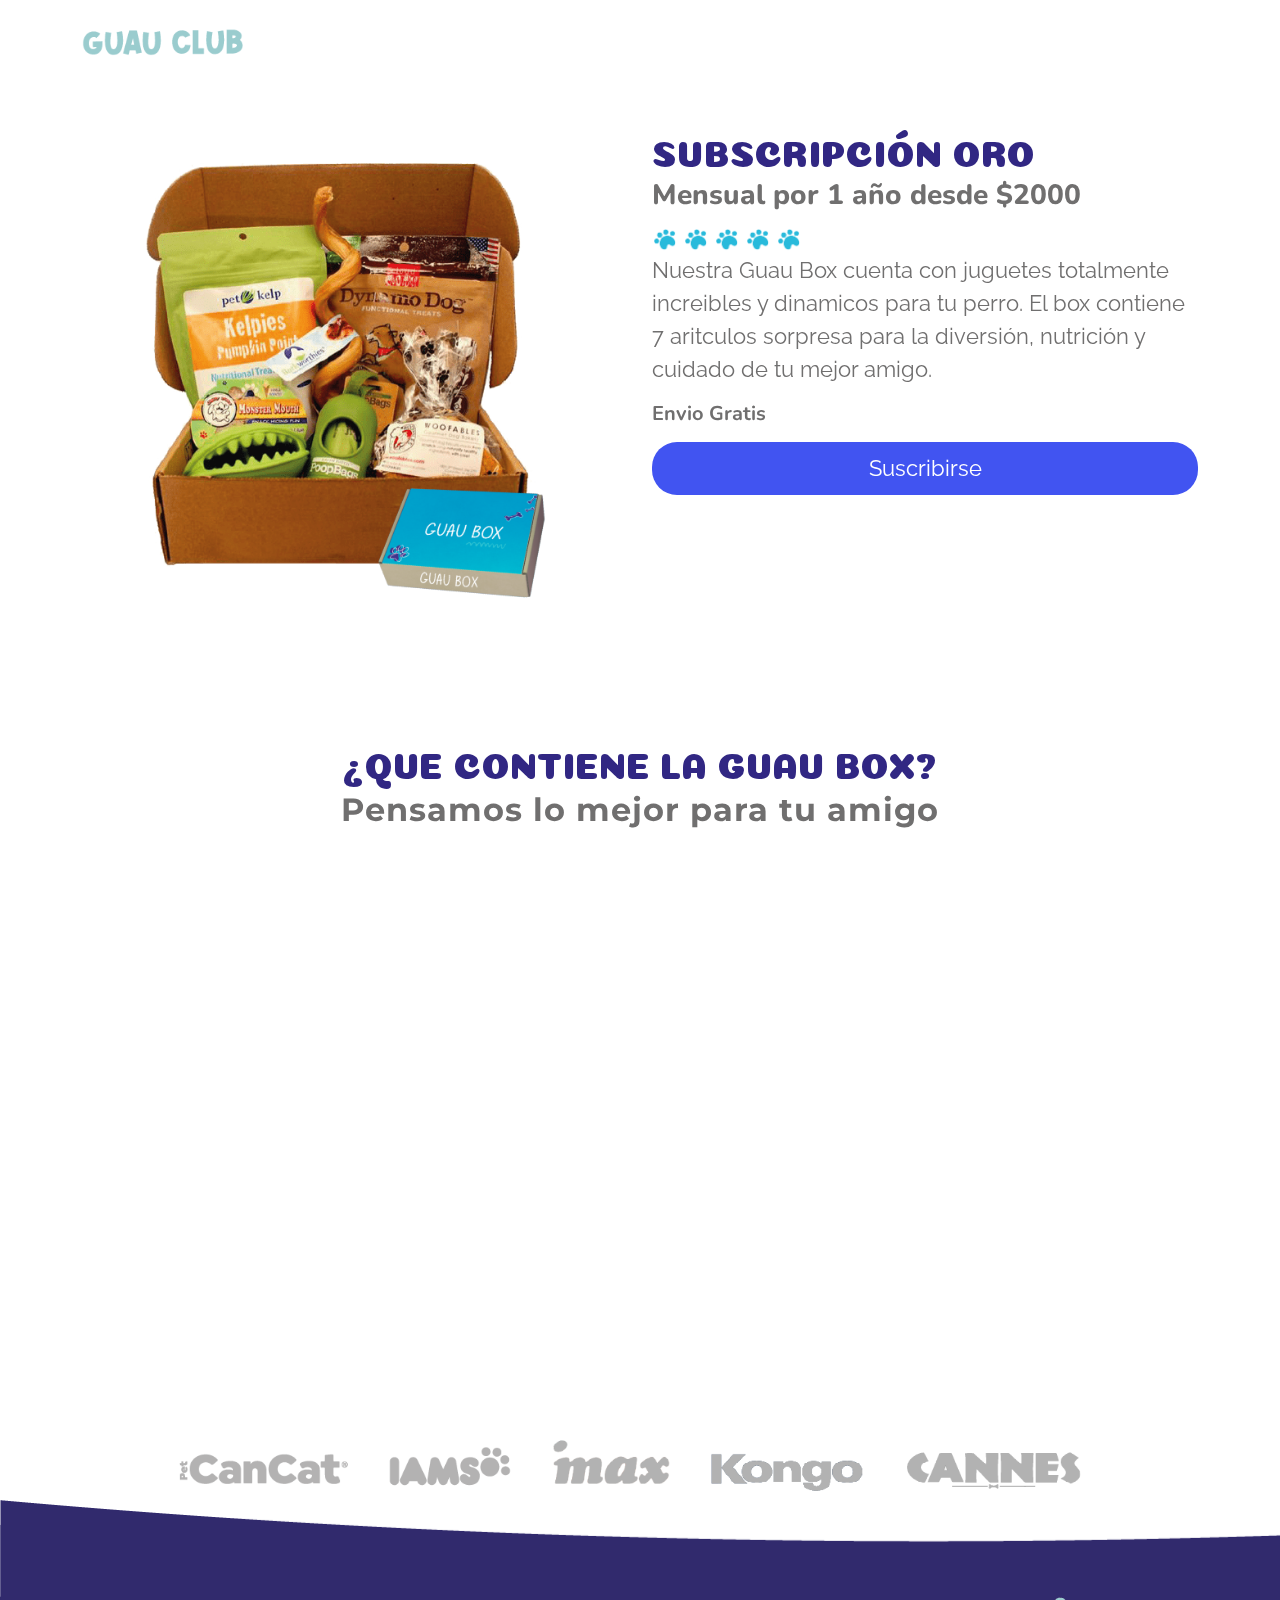
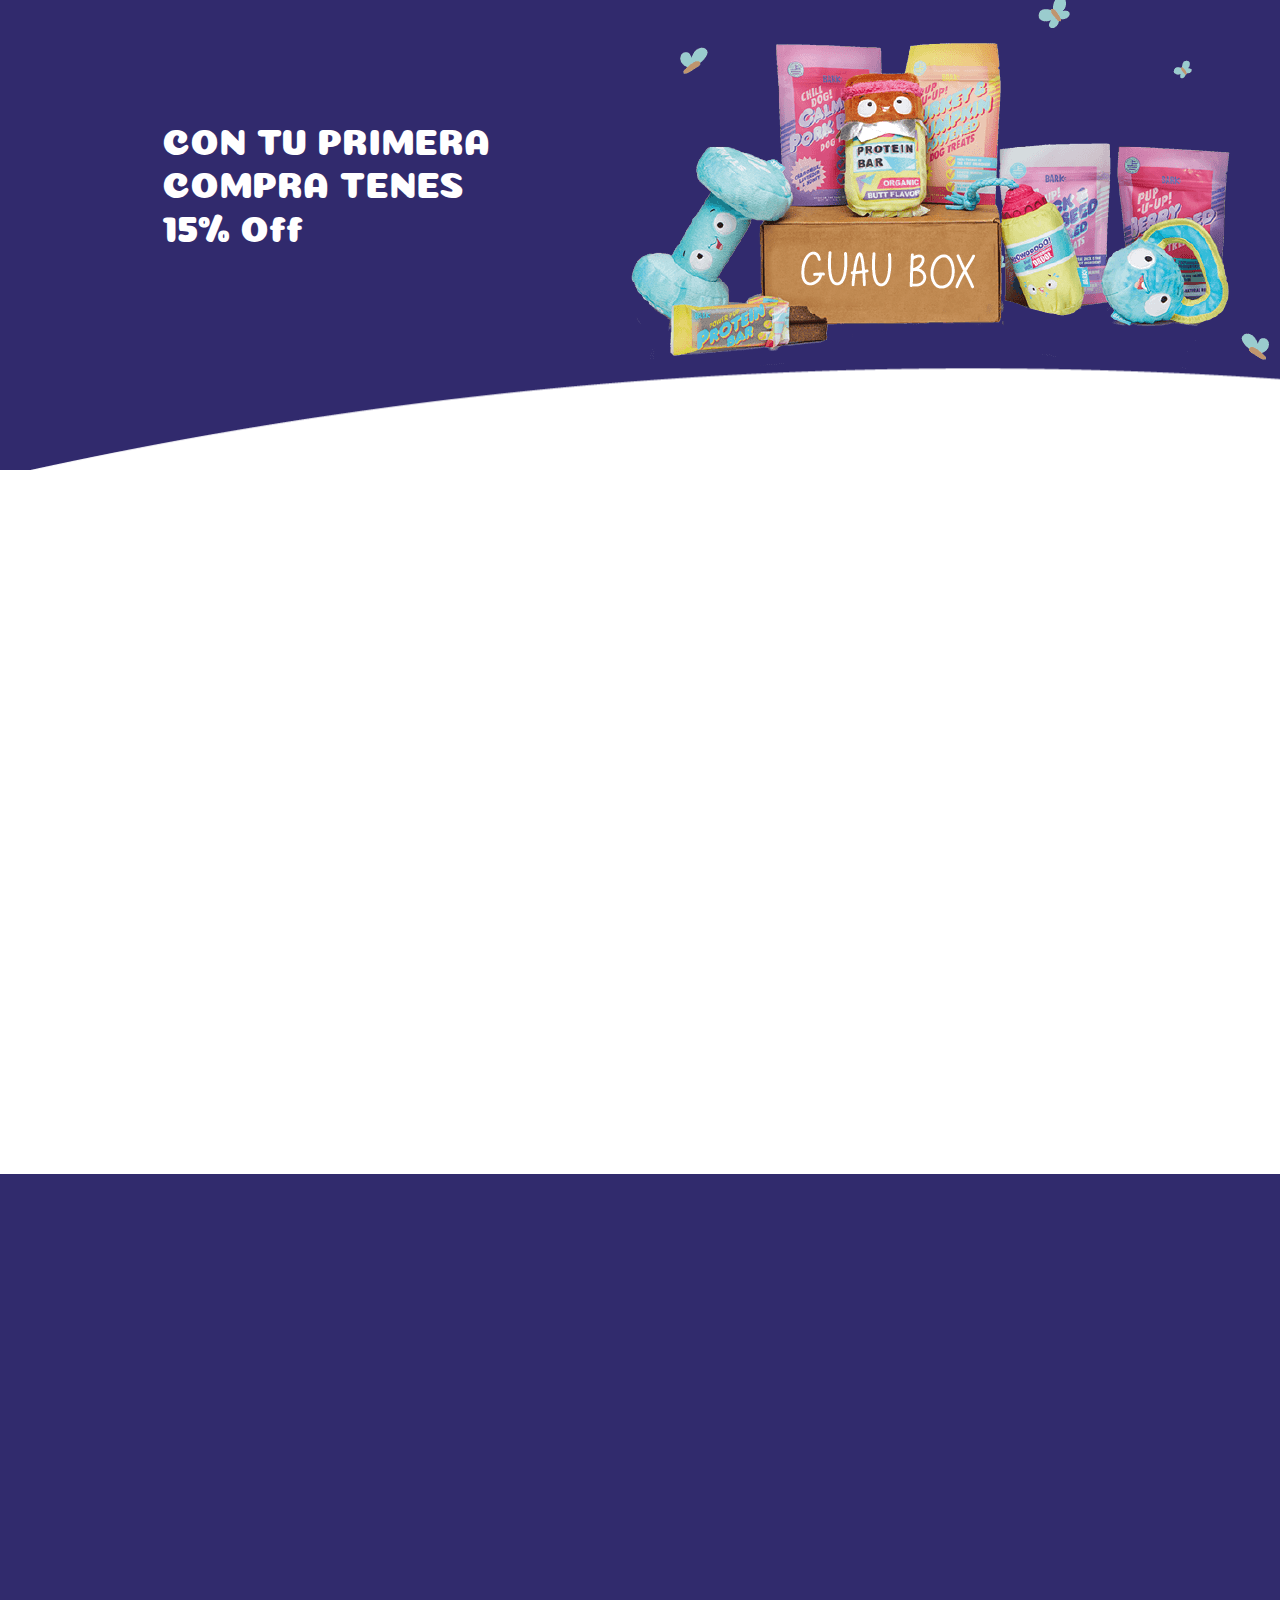
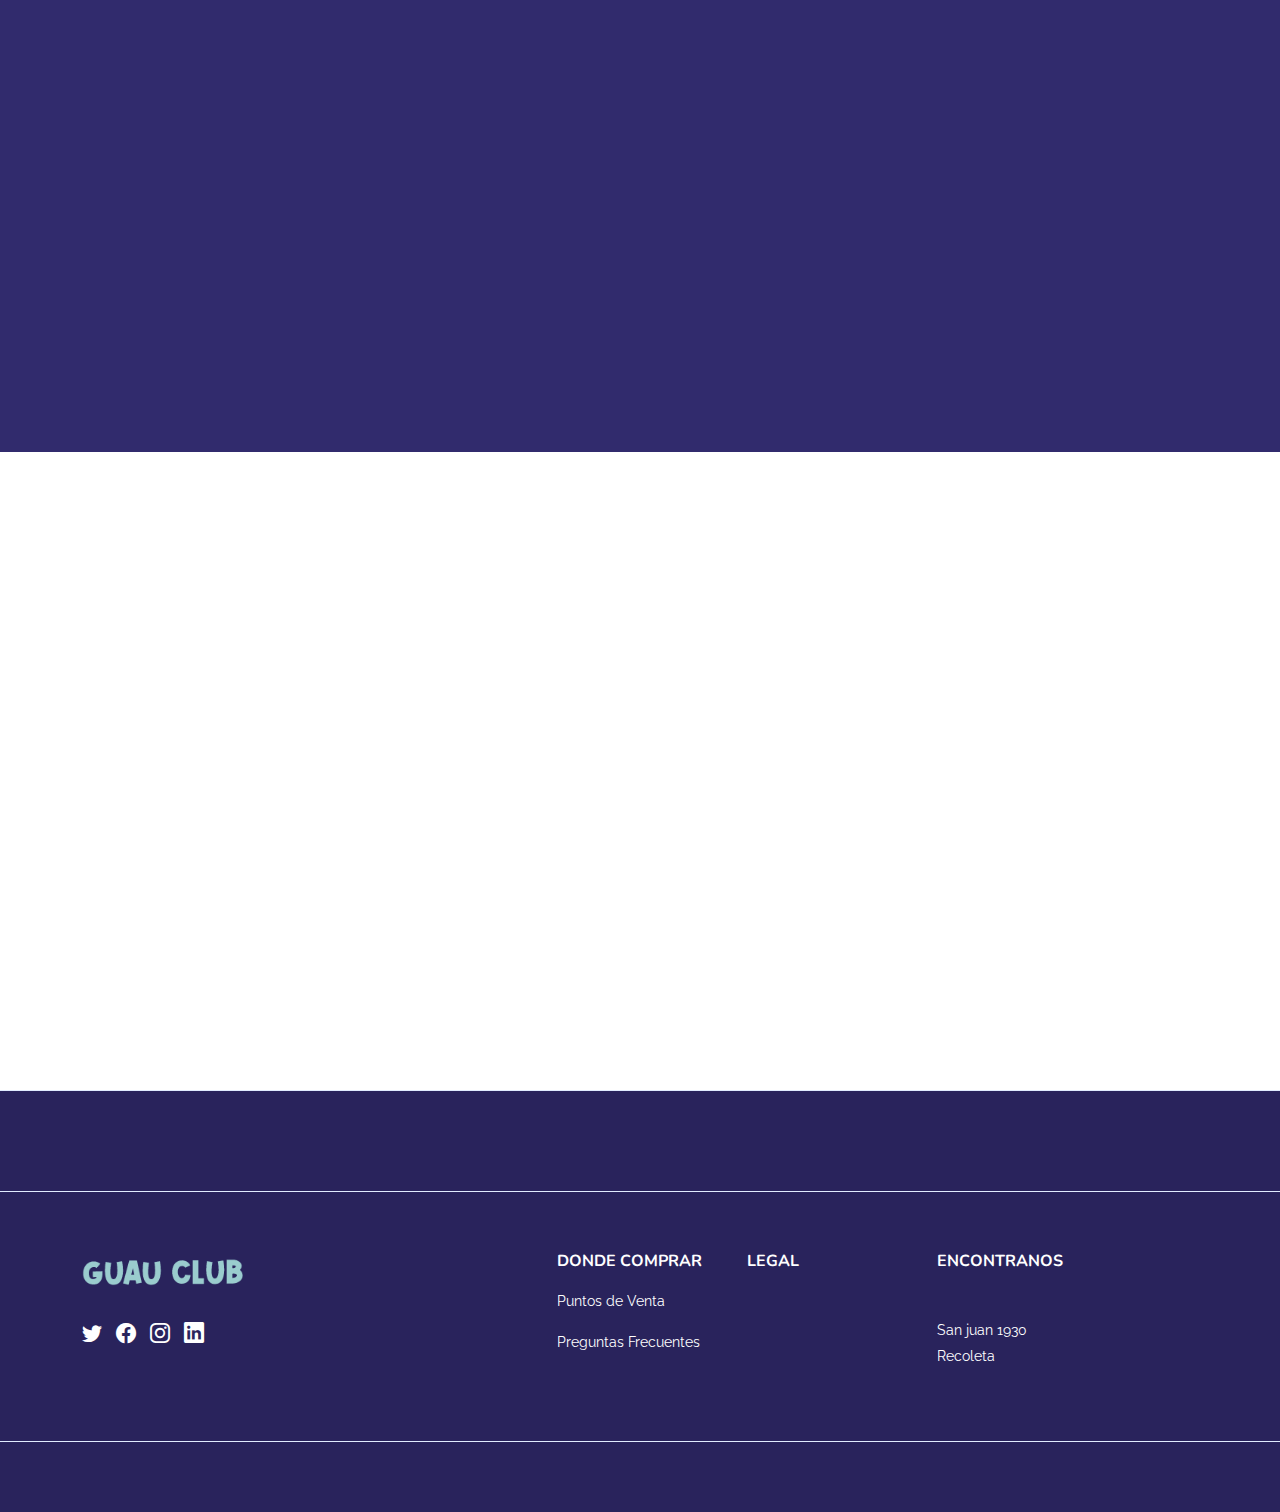
<file: FlexStart/detalle.html>
<!DOCTYPE html>
<html lang="en">

<head>
    <meta charset="utf-8">
    <meta content="width=device-width, initial-scale=1.0" name="viewport">
    <title>FlexStart Bootstrap Template - Index</title>
    <meta content="" name="description">
    <meta content="" name="keywords">
    <!-- Favicons -->
    <link href="assets/img/favicon.png" rel="icon">
    <link href="assets/img/apple-touch-icon.png" rel="apple-touch-icon">
    <!-- Google Fonts -->
    <link href="https://fonts.googleapis.com/css?family=Open+Sans:300,300i,400,400i,600,600i,700,700i|Nunito:300,300i,400,400i,600,600i,700,700i|Poppins:300,300i,400,400i,500,500i,600,600i,700,700i" rel="stylesheet">
    <link rel="preconnect" href="https://fonts.gstatic.com">
    <link href="https://fonts.googleapis.com/css2?family=Coiny&display=swap" rel="stylesheet">
    <link rel="preconnect" href="https://fonts.gstatic.com">
    <link href="https://fonts.googleapis.com/css2?family=Coiny&family=Montserrat:wght@400;600&display=swap" rel="stylesheet">
    <link rel="preconnect" href="https://fonts.gstatic.com">
    <link href="https://fonts.googleapis.com/css2?family=Raleway&display=swap" rel="stylesheet">
    <!-- Vendor CSS Files -->
    <link href="assets/vendor/bootstrap/css/bootstrap.min.css" rel="stylesheet">
    <link href="assets/vendor/bootstrap-icons/bootstrap-icons.css" rel="stylesheet">
    <link href="assets/vendor/aos/aos.css" rel="stylesheet">
    <link href="assets/vendor/remixicon/remixicon.css" rel="stylesheet">
    <link href="assets/vendor/swiper/swiper-bundle.min.css" rel="stylesheet">
    <link href="assets/vendor/glightbox/css/glightbox.min.css" rel="stylesheet">
    <!-- Template Main CSS File -->
    <link href="assets/css/style.css" rel="stylesheet">
    <!-- =======================================================
  * Template Name: FlexStart - v1.4.0
  * Template URL: https://bootstrapmade.com/flexstart-bootstrap-startup-template/
  * Author: BootstrapMade.com
  * License: https://bootstrapmade.com/license/
  ======================================================== -->
</head>

<body>
    <!-- ======= Header ======= -->
    <header id="header" class="header fixed-top">
        <div class="container-fluid container-xl d-flex align-items-center justify-content-between">
            <a href="index.html" class="logo d-flex align-items-center">
                <img src="assets/img/logo.png" alt="">
            </a>
            <nav id="navbar" class="navbar" style="color: white" ;>
                <ul>
                    <li><a class="nav-link scrollto active" href="#hero">Home</a></li>
                    <li><a class="nav-link scrollto" href="values">Como funciona</a></li>
                    <li><a class="nav-link scrollto" href="#features">Guau Box</a></li>
                    <li><a class="nav-link scrollto" href="#pricing">Nuestros Planes</a></li>
                    <li><a class="nav-link scrollto" href="#portfolio">Amigos Peludos</a></li>
                    <!--
              <li><a href="#">Drop Down 1</a></li>
              <li class="dropdown"><a href="#"><span>Deep Drop Down</span> <i class="bi bi-chevron-right"></i></a>
                <ul>
                  <li><a href="#">Deep Drop Down 1</a></li>
                  <li><a href="#">Deep Drop Down 2</a></li>
                  <li><a href="#">Deep Drop Down 3</a></li>
                  <li><a href="#">Deep Drop Down 4</a></li>
                  <li><a href="#">Deep Drop Down 5</a></li>
                </ul>-->
                    <li><a class="nav-link scrollto" href="#contact">Contact</a></li>
                    <!--
          <li><a class="getstarted scrollto" href="#about">Get Started</a></li>-->
                </ul>
                <i class="bi bi-list mobile-nav-toggle"></i>
            </nav><!-- .navbar -->
        </div>
    </header><!-- End Header -->
    <main id="main">
            <section id="contact" class="contact" style="padding-top:10%">
                <div class="container" data-aos="fade-up">

                    <div class="row gy-4">
                        <div class="col-lg-6">
                            <img style="width: 100%" src="assets/img/caja.png" alt="">
                        </div>
                        <div class="col-lg-6">
                          <h1>SUBSCRIPCIÓN ORO</h1>
                          <b>
                          <h3 id="mensualidad">Mensual por 1 año desde $2000</h3></b>
                           <div class="garritas">
                            <img src="assets/img/garrita.png" class="img-fluid" alt="">
                            <img src="assets/img/garrita.png" class="img-fluid" alt="">
                            <img src="assets/img/garrita.png" class="img-fluid" alt="">
                            <img src="assets/img/garrita.png" class="img-fluid" alt="">
                            <img src="assets/img/garrita.png" class="img-fluid" alt="">
                               
                           </div>
                           <p>Nuestra Guau Box cuenta con juguetes totalmente increibles y dinamicos para tu perro. El box contiene 7 aritculos sorpresa para la diversión, nutrición y 
cuidado de tu mejor amigo. 
                            <BR> <h5 style="font-weight: 700;">Envio Gratis</h5></p>
                           <button class="submit-button">Suscribirse</button>
                        </div>
                    </div>
                </div>
            </section>
        <!-- ======= como funciona ======= -->
        <section id="values" class="values">
            <div class="container" data-aos="fade-up">
                <header class="section-header">
                    <h1>¿QUE CONTIENE LA GUAU BOX?</h1>
                    <H2>Pensamos lo mejor para tu amigo</H2>
                </header>
                <div class="row pasos">
                    <div class="col-lg-4">
                        <div class="box" data-aos="fade-up" data-aos-delay="200">
                            <img src="assets/img/values-11.png" class="img-fluid" alt="">
                            <h2>Juguetes</h2>
                            <p>Una variedad de jueguetes para que tu perro experimente</p>
                        </div>
                    </div>
                    <div class="col-lg-4 mt-4 mt-lg-0">
                        <div class="box" data-aos="fade-up" data-aos-delay="400">
                            <img src="assets/img/values-22.png" class="img-fluid" alt="">
                            <h2>Golosinas</h2>
                            <p>Alcazamos todos los sabores</p>
                        </div>
                    </div>
                    <div class="col-lg-4 mt-4 mt-lg-0">
                        <div class="box" data-aos="fade-up" data-aos-delay="600">
                            <img src="assets/img/values-33.png" class="img-fluid" alt="">
                            <h2>Salud</h2>
                            <p>Contamos con todoso para llevar una buena higuiene</p>
                        </div>
                    </div>
                </div>
            </div>
        </section>

        <section>
            <img style="" src="assets/img/iconos/marcas.png" alt="" class="marcas-imagen"> 
            <div class="container fondo-violeta">
                    <div class="d-flex align-items-center todo">
                        <div class="col-lg-6 col-md-12 d-flex justify-content-center">
                                <h1 style="color: #fff; ">CON TU PRIMERA <br> COMPRA TENES <br>15% Off</h1>
                        </div>                        

                        <div class="col-lg-6 col-md-12 d-flex justify-content-center">
                                <img src="assets/img/bannerdetalle.png" alt="">
                        </div>
                    </div>
            </div>
        </section>
            <!-- ======= Seccion del doctor ======= -->
        <section id="values" class="values">
            <div class="container" data-aos="fade-up">
                <header class="section-header">
                    <h1>METODOS DE PAGO</h1>
                    <H2>Trabajamos con una amplia modalidad de pagos</H2>
                </header>
                <div class="row pasos">
                    <div class="col-lg-4">
                        <div class="box" data-aos="fade-up" data-aos-delay="200">
                            <img src="assets/img/values-111.png" class="img-fluid" alt="">
                            <h2>Tarjeta de Credito/debito</h2>
                            <p>Aceptamos todos los bancos</p>
                        </div>
                    </div>
                    <div class="col-lg-4 mt-4 mt-lg-0">
                        <div class="box" data-aos="fade-up" data-aos-delay="400">
                            <img src="assets/img/values-222.png" class="img-fluid" alt="">
                            <h2>Mercado Pago</h2>
                            <p>Por medio de link de pago</p>
                        </div>
                    </div>
                    <div class="col-lg-4 mt-4 mt-lg-0">
                        <div class="box" data-aos="fade-up" data-aos-delay="600">
                            <img src="assets/img/values-333.png" class="img-fluid" alt="">
                            <h2>Transferencia Bancaria</h2>
                            <p>Aceptamos todos los bancos</p>
                        </div>
                    </div>
                </div>
            </div>
        </section>

            <!-- ======= CARDSSection ======= -->
            <section id="pricing" class="pricing" style="background-color: #312B6D;">
                <div class="container" data-aos="fade-up">
                    <header class="section-header">
                        <h1 style="color: white">NUESTROS PLANES</h1>
                    </header>
                    <div class="row gy-4" data-aos="fade-left">
                        <div class="col-lg-6 col-md-12" data-aos="zoom-in" data-aos-delay="200">
                            <div class="box">
                                <img src="assets/img/pricing-starter.png" class="img-fluid" alt="">
                                <h2 style="color: #E42883">PLATA</h2>
                                <h3 >Mensual por 6 meses</h3>
                                <div class="price" style="color: #312b6d;"><sup>$</sup>2500<span> / mes</span></div>
                                <ul>
                                    <li>1 Box personalizado </li>
                                    <li>Envio Gratis</li>
                                </ul>
                                <a href="#" class="submit-button">Suscribirme</a>
                            </div>
                        </div>
                        <div class="col-lg-6 col-md-12" data-aos="zoom-in" data-aos-delay="300">
                            <div class="box">
                                <img src="assets/img/pricing-business.png" class="img-fluid" alt="">
                               <h2 style="color: #E42883">ORO</h2>
                                <h3 >Mensual por 1 año </h3>
                                <div class="price" style="color: #312b6d;"><sup>$</sup>2300<span> / mes</span></div>
                                <ul>
                                    <li>1 Box personalizado </li>
                                    <li>Envio Gratis</li>
                                </ul>
                                <a href="#" class="submit-button">Suscribirme</a>
                               
                            </div>
                        </div>
                    </div>
                </div>
                </div>
            </section><!-- End Pricing Section -->
              <section id="contact" class="contact contactofix">
                <div class="container" data-aos="fade-up">

                    <div class="row gy-4">
                        <div class="col-lg-6">
                            <img src="assets/img/contacto.png" alt="" class="foto-contacto">
                        </div>
                        <div class="col-lg-6">
                          <h1>ESCRIBINOS</h1>
                          <h2>Contanos sobre vos y tu perro</h2>
                            <form action="forms/contact.php" method="post" class="php-email-form contact-form">
                                <div class="row gy-4">
                                    <div class="col-md-12">
                                        <input type="text" class="form-control" name="subject" placeholder="Subject" required>
                                    </div>
                                     <div class="col-md-12">
                                        <input type="text" class="form-control" name="subject" placeholder="Subject" required>
                                    </div>
                                    <div class="col-md-12">
                                        <input type="text" class="form-control" name="subject" placeholder="Subject" required>
                                    </div>
                                    <div class="col-md-12">
                                        <textarea class="form-control" name="message" rows="6" placeholder="Message" required></textarea>
                                    </div>
                                    <div class="col-md-12 text-center">
                                        <div class="loading">Loading</div>
                                        <div class="error-message"></div>
                                        <div class="sent-message">Your message has been sent. Thank you!</div>
                                        <button type="submit" class="send-button">Enviar</button>
                                    </div>
                                </div>
                            </form>
                        </div>
                    </div>
                </div>
            </section>
    </main><!-- End #main -->
     <!-- ======= Footer ======= -->
    <footer id="footer" class="footer" style="background-color: #29235C" >
        <div class="footer-newsletter">
            <div class="container">
                <div class="row justify-content-center">
                    <div class="col-lg-12 text-center">
                    </div>
                </div>
            </div>
        </div>
        <div class="footer-top">
            <div class="container">
                <div class="row gy-4">
                    <div class="col-lg-5 col-md-12 footer-info">
                        <a href="index.html" class="logo d-flex align-items-center">
                            <img src="assets/img/logo.png" alt="">
                           
                       
                        <div class="social-links mt-3">
                            <a href="#" class="twitter"><i class="bi bi-twitter"></i></a>
                            <a href="#" class="facebook"><i class="bi bi-facebook"></i></a>
                            <a href="#" class="instagram"><i class="bi bi-instagram bx bxl-instagram"></i></a>
                            <a href="#" class="linkedin"><i class="bi bi-linkedin bx bxl-linkedin"></i></a>
                        </div>
                    </div>
                    <div class="col-lg-2 col-6 footer-links">
                        <h4>Donde Comprar</h4>
                        <ul>
                            <li>Puntos de Venta</li>
                            <li> Preguntas Frecuentes</li>
                            
                        </ul>
                    </div>
                    <div class="col-lg-2 col-6 footer-links">
                        <h4>Legal</h4>
                        <ul>
                          
                            
                        </ul>
                    </div>
                    <div class="col-lg-3 col-md-12 footer-contact text-center text-md-start">
                        <h4>Encontranos</h4>
                        <p>
                            <br>
                            San juan 1930<br>
                           Recoleta <br><br>
                            
                        </p>
                    </div>
                </div>
            </div>
        </div>
        <div class="container">
            <div class="copyright">
                
            </div>
            <div class="credits">
                <!-- All the links in the footer should remain intact. -->
                <!-- You can delete the links only if you purchased the pro version. -->
                <!-- Licensing information: https://bootstrapmade.com/license/ -->
                <!-- Purchase the pro version with working PHP/AJAX contact form: https://bootstrapmade.com/flexstart-bootstrap-startup-template/ -->
              
            </div>
        </div>
    </footer><!-- End Footer -->
    <a href="#" class="back-to-top d-flex align-items-center justify-content-center"><i class="bi bi-arrow-up-short"></i></a>
    <!-- Vendor JS Files -->
    <script src="assets/vendor/bootstrap/js/bootstrap.bundle.js"></script>
    <script src="assets/vendor/aos/aos.js"></script>
    <script src="assets/vendor/php-email-form/validate.js"></script>
    <script src="assets/vendor/swiper/swiper-bundle.min.js"></script>
    <script src="assets/vendor/purecounter/purecounter.js"></script>
    <script src="assets/vendor/isotope-layout/isotope.pkgd.min.js"></script>
    <script src="assets/vendor/glightbox/js/glightbox.min.js"></script>
    <!-- Template Main JS File -->
    <script src="assets/js/main.js"></script>
</body>

</html>
</file>
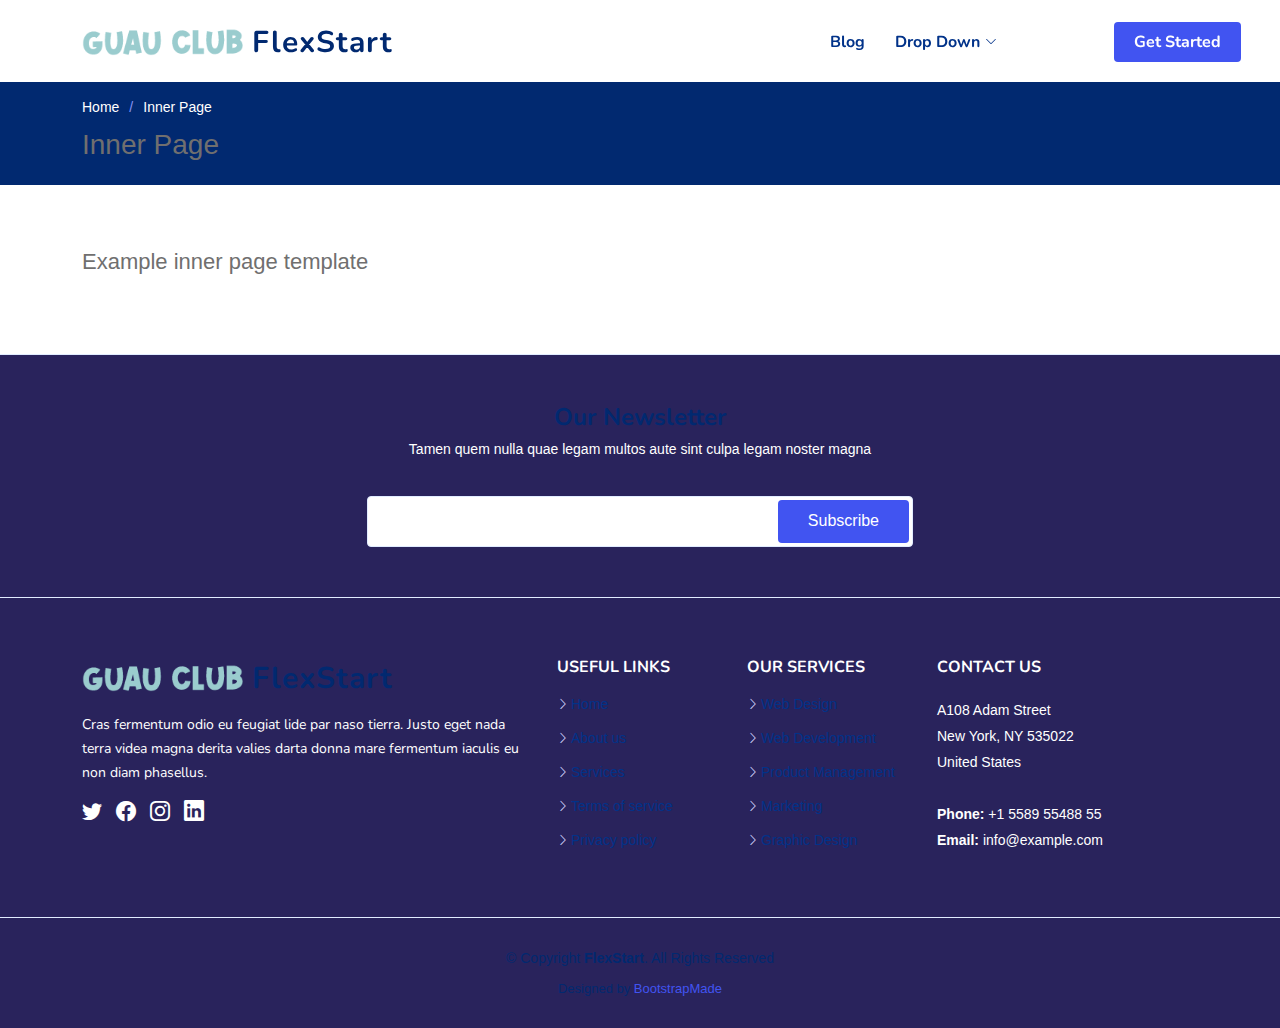
<file: FlexStart/inner-page.html>
<!DOCTYPE html>
<html lang="en">

<head>
  <meta charset="utf-8">
  <meta content="width=device-width, initial-scale=1.0" name="viewport">

  <title>Inner Page - FlexStart Bootstrap Template</title>
  <meta content="" name="description">
  <meta content="" name="keywords">

  <!-- Favicons -->
  <link href="assets/img/favicon.png" rel="icon">
  <link href="assets/img/apple-touch-icon.png" rel="apple-touch-icon">

  <!-- Google Fonts -->
  <link href="https://fonts.googleapis.com/css?family=Open+Sans:300,300i,400,400i,600,600i,700,700i|Nunito:300,300i,400,400i,600,600i,700,700i|Poppins:300,300i,400,400i,500,500i,600,600i,700,700i" rel="stylesheet">

  <!-- Vendor CSS Files -->
  <link href="assets/vendor/bootstrap/css/bootstrap.min.css" rel="stylesheet">
  <link href="assets/vendor/bootstrap-icons/bootstrap-icons.css" rel="stylesheet">
  <link href="assets/vendor/aos/aos.css" rel="stylesheet">
  <link href="assets/vendor/remixicon/remixicon.css" rel="stylesheet">
  <link href="assets/vendor/swiper/swiper-bundle.min.css" rel="stylesheet">
  <link href="assets/vendor/glightbox/css/glightbox.min.css" rel="stylesheet">

  <!-- Template Main CSS File -->
  <link href="assets/css/style.css" rel="stylesheet">

  <!-- =======================================================
  * Template Name: FlexStart - v1.4.0
  * Template URL: https://bootstrapmade.com/flexstart-bootstrap-startup-template/
  * Author: BootstrapMade.com
  * License: https://bootstrapmade.com/license/
  ======================================================== -->
</head>

<body>

  <!-- ======= Header ======= -->
  <header id="header" class="header fixed-top">
    <div class="container-fluid container-xl d-flex align-items-center justify-content-between">

      <a href="index.html" class="logo d-flex align-items-center">
        <img src="assets/img/logo.png" alt="">
        <span>FlexStart</span>
      </a>

      <nav id="navbar" class="navbar">
        <ul>
          <li><a class="nav-link scrollto " href="#hero">Home</a></li>
          <li><a class="nav-link scrollto" href="#about">About</a></li>
          <li><a class="nav-link scrollto" href="#services">Services</a></li>
          <li><a class="nav-link scrollto" href="#portfolio">Portfolio</a></li>
          <li><a class="nav-link scrollto" href="#team">Team</a></li>
          <li><a href="blog.html">Blog</a></li>
          <li class="dropdown"><a href="#"><span>Drop Down</span> <i class="bi bi-chevron-down"></i></a>
            <ul>
              <li><a href="#">Drop Down 1</a></li>
              <li class="dropdown"><a href="#"><span>Deep Drop Down</span> <i class="bi bi-chevron-right"></i></a>
                <ul>
                  <li><a href="#">Deep Drop Down 1</a></li>
                  <li><a href="#">Deep Drop Down 2</a></li>
                  <li><a href="#">Deep Drop Down 3</a></li>
                  <li><a href="#">Deep Drop Down 4</a></li>
                  <li><a href="#">Deep Drop Down 5</a></li>
                </ul>
              </li>
              <li><a href="#">Drop Down 2</a></li>
              <li><a href="#">Drop Down 3</a></li>
              <li><a href="#">Drop Down 4</a></li>
            </ul>
          </li>
          <li><a class="nav-link scrollto" href="#contact">Contact</a></li>
          <li><a class="getstarted scrollto" href="#about">Get Started</a></li>
        </ul>
        <i class="bi bi-list mobile-nav-toggle"></i>
      </nav><!-- .navbar -->

    </div>
  </header><!-- End Header -->

  <main id="main">

    <!-- ======= Breadcrumbs ======= -->
    <section class="breadcrumbs">
      <div class="container">

        <ol>
          <li><a href="index.html">Home</a></li>
          <li>Inner Page</li>
        </ol>
        <h2>Inner Page</h2>

      </div>
    </section><!-- End Breadcrumbs -->

    <section class="inner-page">
      <div class="container">
        <p>
          Example inner page template
        </p>
      </div>
    </section>

  </main><!-- End #main -->

  <!-- ======= Footer ======= -->
  <footer id="footer" class="footer">

    <div class="footer-newsletter">
      <div class="container">
        <div class="row justify-content-center">
          <div class="col-lg-12 text-center">
            <h4>Our Newsletter</h4>
            <p>Tamen quem nulla quae legam multos aute sint culpa legam noster magna</p>
          </div>
          <div class="col-lg-6">
            <form action="" method="post">
              <input type="email" name="email"><input type="submit" value="Subscribe">
            </form>
          </div>
        </div>
      </div>
    </div>

    <div class="footer-top">
      <div class="container">
        <div class="row gy-4">
          <div class="col-lg-5 col-md-12 footer-info">
            <a href="index.html" class="logo d-flex align-items-center">
              <img src="assets/img/logo.png" alt="">
              <span>FlexStart</span>
            </a>
            <p>Cras fermentum odio eu feugiat lide par naso tierra. Justo eget nada terra videa magna derita valies darta donna mare fermentum iaculis eu non diam phasellus.</p>
            <div class="social-links mt-3">
              <a href="#" class="twitter"><i class="bi bi-twitter"></i></a>
              <a href="#" class="facebook"><i class="bi bi-facebook"></i></a>
              <a href="#" class="instagram"><i class="bi bi-instagram bx bxl-instagram"></i></a>
              <a href="#" class="linkedin"><i class="bi bi-linkedin bx bxl-linkedin"></i></a>
            </div>
          </div>

          <div class="col-lg-2 col-6 footer-links">
            <h4>Useful Links</h4>
            <ul>
              <li><i class="bi bi-chevron-right"></i> <a href="#">Home</a></li>
              <li><i class="bi bi-chevron-right"></i> <a href="#">About us</a></li>
              <li><i class="bi bi-chevron-right"></i> <a href="#">Services</a></li>
              <li><i class="bi bi-chevron-right"></i> <a href="#">Terms of service</a></li>
              <li><i class="bi bi-chevron-right"></i> <a href="#">Privacy policy</a></li>
            </ul>
          </div>

          <div class="col-lg-2 col-6 footer-links">
            <h4>Our Services</h4>
            <ul>
              <li><i class="bi bi-chevron-right"></i> <a href="#">Web Design</a></li>
              <li><i class="bi bi-chevron-right"></i> <a href="#">Web Development</a></li>
              <li><i class="bi bi-chevron-right"></i> <a href="#">Product Management</a></li>
              <li><i class="bi bi-chevron-right"></i> <a href="#">Marketing</a></li>
              <li><i class="bi bi-chevron-right"></i> <a href="#">Graphic Design</a></li>
            </ul>
          </div>

          <div class="col-lg-3 col-md-12 footer-contact text-center text-md-start">
            <h4>Contact Us</h4>
            <p>
              A108 Adam Street <br>
              New York, NY 535022<br>
              United States <br><br>
              <strong>Phone:</strong> +1 5589 55488 55<br>
              <strong>Email:</strong> info@example.com<br>
            </p>

          </div>

        </div>
      </div>
    </div>

    <div class="container">
      <div class="copyright">
        &copy; Copyright <strong><span>FlexStart</span></strong>. All Rights Reserved
      </div>
      <div class="credits">
        <!-- All the links in the footer should remain intact. -->
        <!-- You can delete the links only if you purchased the pro version. -->
        <!-- Licensing information: https://bootstrapmade.com/license/ -->
        <!-- Purchase the pro version with working PHP/AJAX contact form: https://bootstrapmade.com/flexstart-bootstrap-startup-template/ -->
        Designed by <a href="https://bootstrapmade.com/">BootstrapMade</a>
      </div>
    </div>
  </footer><!-- End Footer -->

  <a href="#" class="back-to-top d-flex align-items-center justify-content-center"><i class="bi bi-arrow-up-short"></i></a>

  <!-- Vendor JS Files -->
  <script src="assets/vendor/bootstrap/js/bootstrap.bundle.js"></script>
  <script src="assets/vendor/aos/aos.js"></script>
  <script src="assets/vendor/php-email-form/validate.js"></script>
  <script src="assets/vendor/swiper/swiper-bundle.min.js"></script>
  <script src="assets/vendor/purecounter/purecounter.js"></script>
  <script src="assets/vendor/isotope-layout/isotope.pkgd.min.js"></script>
  <script src="assets/vendor/glightbox/js/glightbox.min.js"></script>

  <!-- Template Main JS File -->
  <script src="assets/js/main.js"></script>

</body>

</html>
</file>
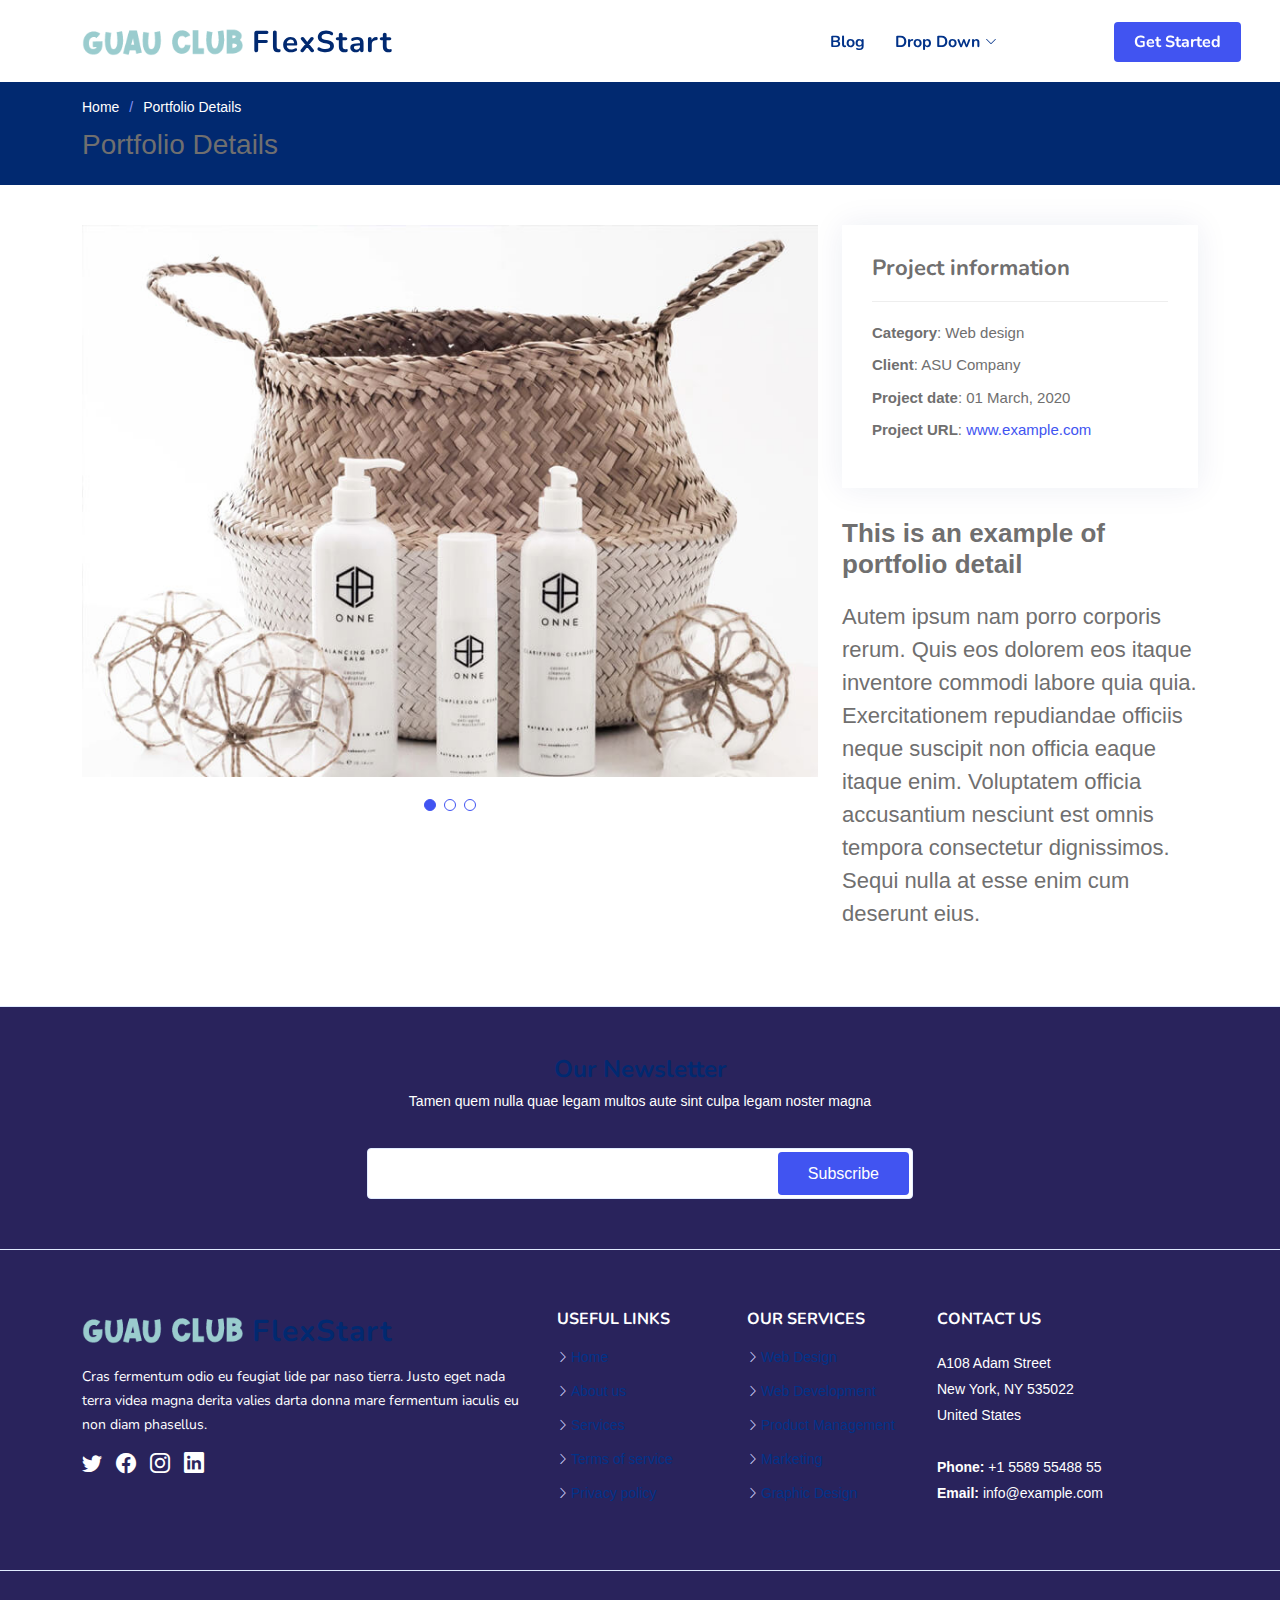
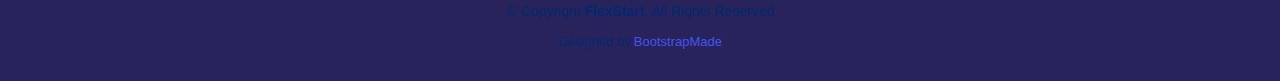
<file: FlexStart/portfolio-details.html>
<!DOCTYPE html>
<html lang="en">

<head>
  <meta charset="utf-8">
  <meta content="width=device-width, initial-scale=1.0" name="viewport">

  <title>Portfolio Details - FlexStart Bootstrap Template</title>
  <meta content="" name="description">
  <meta content="" name="keywords">

  <!-- Favicons -->
  <link href="assets/img/favicon.png" rel="icon">
  <link href="assets/img/apple-touch-icon.png" rel="apple-touch-icon">

  <!-- Google Fonts -->
  <link href="https://fonts.googleapis.com/css?family=Open+Sans:300,300i,400,400i,600,600i,700,700i|Nunito:300,300i,400,400i,600,600i,700,700i|Poppins:300,300i,400,400i,500,500i,600,600i,700,700i" rel="stylesheet">

  <!-- Vendor CSS Files -->
  <link href="assets/vendor/bootstrap/css/bootstrap.min.css" rel="stylesheet">
  <link href="assets/vendor/bootstrap-icons/bootstrap-icons.css" rel="stylesheet">
  <link href="assets/vendor/aos/aos.css" rel="stylesheet">
  <link href="assets/vendor/remixicon/remixicon.css" rel="stylesheet">
  <link href="assets/vendor/swiper/swiper-bundle.min.css" rel="stylesheet">
  <link href="assets/vendor/glightbox/css/glightbox.min.css" rel="stylesheet">

  <!-- Template Main CSS File -->
  <link href="assets/css/style.css" rel="stylesheet">

  <!-- =======================================================
  * Template Name: FlexStart - v1.4.0
  * Template URL: https://bootstrapmade.com/flexstart-bootstrap-startup-template/
  * Author: BootstrapMade.com
  * License: https://bootstrapmade.com/license/
  ======================================================== -->
</head>

<body>

  <!-- ======= Header ======= -->
  <header id="header" class="header fixed-top">
    <div class="container-fluid container-xl d-flex align-items-center justify-content-between">

      <a href="index.html" class="logo d-flex align-items-center">
        <img src="assets/img/logo.png" alt="">
        <span>FlexStart</span>
      </a>

      <nav id="navbar" class="navbar">
        <ul>
          <li><a class="nav-link scrollto " href="#hero">Home</a></li>
          <li><a class="nav-link scrollto" href="#about">About</a></li>
          <li><a class="nav-link scrollto" href="#services">Services</a></li>
          <li><a class="nav-link scrollto" href="#portfolio">Portfolio</a></li>
          <li><a class="nav-link scrollto" href="#team">Team</a></li>
          <li><a href="blog.html">Blog</a></li>
          <li class="dropdown"><a href="#"><span>Drop Down</span> <i class="bi bi-chevron-down"></i></a>
            <ul>
              <li><a href="#">Drop Down 1</a></li>
              <li class="dropdown"><a href="#"><span>Deep Drop Down</span> <i class="bi bi-chevron-right"></i></a>
                <ul>
                  <li><a href="#">Deep Drop Down 1</a></li>
                  <li><a href="#">Deep Drop Down 2</a></li>
                  <li><a href="#">Deep Drop Down 3</a></li>
                  <li><a href="#">Deep Drop Down 4</a></li>
                  <li><a href="#">Deep Drop Down 5</a></li>
                </ul>
              </li>
              <li><a href="#">Drop Down 2</a></li>
              <li><a href="#">Drop Down 3</a></li>
              <li><a href="#">Drop Down 4</a></li>
            </ul>
          </li>
          <li><a class="nav-link scrollto" href="#contact">Contact</a></li>
          <li><a class="getstarted scrollto" href="#about">Get Started</a></li>
        </ul>
        <i class="bi bi-list mobile-nav-toggle"></i>
      </nav><!-- .navbar -->

    </div>
  </header><!-- End Header -->

  <main id="main">

    <!-- ======= Breadcrumbs ======= -->
    <section class="breadcrumbs">
      <div class="container">

        <ol>
          <li><a href="index.html">Home</a></li>
          <li>Portfolio Details</li>
        </ol>
        <h2>Portfolio Details</h2>

      </div>
    </section><!-- End Breadcrumbs -->

    <!-- ======= Portfolio Details Section ======= -->
    <section id="portfolio-details" class="portfolio-details">
      <div class="container">

        <div class="row gy-4">

          <div class="col-lg-8">
            <div class="portfolio-details-slider swiper-container">
              <div class="swiper-wrapper align-items-center">

                <div class="swiper-slide">
                  <img src="assets/img/portfolio/portfolio-1.jpg" alt="">
                </div>

                <div class="swiper-slide">
                  <img src="assets/img/portfolio/portfolio-2.jpg" alt="">
                </div>

                <div class="swiper-slide">
                  <img src="assets/img/portfolio/portfolio-3.jpg" alt="">
                </div>

              </div>
              <div class="swiper-pagination"></div>
            </div>
          </div>

          <div class="col-lg-4">
            <div class="portfolio-info">
              <h3>Project information</h3>
              <ul>
                <li><strong>Category</strong>: Web design</li>
                <li><strong>Client</strong>: ASU Company</li>
                <li><strong>Project date</strong>: 01 March, 2020</li>
                <li><strong>Project URL</strong>: <a href="#">www.example.com</a></li>
              </ul>
            </div>
            <div class="portfolio-description">
              <h2>This is an example of portfolio detail</h2>
              <p>
                Autem ipsum nam porro corporis rerum. Quis eos dolorem eos itaque inventore commodi labore quia quia. Exercitationem repudiandae officiis neque suscipit non officia eaque itaque enim. Voluptatem officia accusantium nesciunt est omnis tempora consectetur dignissimos. Sequi nulla at esse enim cum deserunt eius.
              </p>
            </div>
          </div>

        </div>

      </div>
    </section><!-- End Portfolio Details Section -->

  </main><!-- End #main -->

  <!-- ======= Footer ======= -->
  <footer id="footer" class="footer">

    <div class="footer-newsletter">
      <div class="container">
        <div class="row justify-content-center">
          <div class="col-lg-12 text-center">
            <h4>Our Newsletter</h4>
            <p>Tamen quem nulla quae legam multos aute sint culpa legam noster magna</p>
          </div>
          <div class="col-lg-6">
            <form action="" method="post">
              <input type="email" name="email"><input type="submit" value="Subscribe">
            </form>
          </div>
        </div>
      </div>
    </div>

    <div class="footer-top">
      <div class="container">
        <div class="row gy-4">
          <div class="col-lg-5 col-md-12 footer-info">
            <a href="index.html" class="logo d-flex align-items-center">
              <img src="assets/img/logo.png" alt="">
              <span>FlexStart</span>
            </a>
            <p>Cras fermentum odio eu feugiat lide par naso tierra. Justo eget nada terra videa magna derita valies darta donna mare fermentum iaculis eu non diam phasellus.</p>
            <div class="social-links mt-3">
              <a href="#" class="twitter"><i class="bi bi-twitter"></i></a>
              <a href="#" class="facebook"><i class="bi bi-facebook"></i></a>
              <a href="#" class="instagram"><i class="bi bi-instagram bx bxl-instagram"></i></a>
              <a href="#" class="linkedin"><i class="bi bi-linkedin bx bxl-linkedin"></i></a>
            </div>
          </div>

          <div class="col-lg-2 col-6 footer-links">
            <h4>Useful Links</h4>
            <ul>
              <li><i class="bi bi-chevron-right"></i> <a href="#">Home</a></li>
              <li><i class="bi bi-chevron-right"></i> <a href="#">About us</a></li>
              <li><i class="bi bi-chevron-right"></i> <a href="#">Services</a></li>
              <li><i class="bi bi-chevron-right"></i> <a href="#">Terms of service</a></li>
              <li><i class="bi bi-chevron-right"></i> <a href="#">Privacy policy</a></li>
            </ul>
          </div>

          <div class="col-lg-2 col-6 footer-links">
            <h4>Our Services</h4>
            <ul>
              <li><i class="bi bi-chevron-right"></i> <a href="#">Web Design</a></li>
              <li><i class="bi bi-chevron-right"></i> <a href="#">Web Development</a></li>
              <li><i class="bi bi-chevron-right"></i> <a href="#">Product Management</a></li>
              <li><i class="bi bi-chevron-right"></i> <a href="#">Marketing</a></li>
              <li><i class="bi bi-chevron-right"></i> <a href="#">Graphic Design</a></li>
            </ul>
          </div>

          <div class="col-lg-3 col-md-12 footer-contact text-center text-md-start">
            <h4>Contact Us</h4>
            <p>
              A108 Adam Street <br>
              New York, NY 535022<br>
              United States <br><br>
              <strong>Phone:</strong> +1 5589 55488 55<br>
              <strong>Email:</strong> info@example.com<br>
            </p>

          </div>

        </div>
      </div>
    </div>

    <div class="container">
      <div class="copyright">
        &copy; Copyright <strong><span>FlexStart</span></strong>. All Rights Reserved
      </div>
      <div class="credits">
        <!-- All the links in the footer should remain intact. -->
        <!-- You can delete the links only if you purchased the pro version. -->
        <!-- Licensing information: https://bootstrapmade.com/license/ -->
        <!-- Purchase the pro version with working PHP/AJAX contact form: https://bootstrapmade.com/flexstart-bootstrap-startup-template/ -->
        Designed by <a href="https://bootstrapmade.com/">BootstrapMade</a>
      </div>
    </div>
  </footer><!-- End Footer -->

  <a href="#" class="back-to-top d-flex align-items-center justify-content-center"><i class="bi bi-arrow-up-short"></i></a>

  <!-- Vendor JS Files -->
  <script src="assets/vendor/bootstrap/js/bootstrap.bundle.js"></script>
  <script src="assets/vendor/aos/aos.js"></script>
  <script src="assets/vendor/php-email-form/validate.js"></script>
  <script src="assets/vendor/swiper/swiper-bundle.min.js"></script>
  <script src="assets/vendor/purecounter/purecounter.js"></script>
  <script src="assets/vendor/isotope-layout/isotope.pkgd.min.js"></script>
  <script src="assets/vendor/glightbox/js/glightbox.min.js"></script>

  <!-- Template Main JS File -->
  <script src="assets/js/main.js"></script>

</body>

</html>
</file>
<file: FlexStart/assets/css/style.css>
/**
* Template Name: FlexStart - v1.4.0
* Template URL: https://bootstrapmade.com/flexstart-bootstrap-startup-template/
* Author: BootstrapMade.com
* License: https://bootstrapmade.com/license/
*/

/*--------------------------------------------------------------
# General
--------------------------------------------------------------*/
:root {
  scroll-behavior: smooth;
}

body {
    
 font-family: 'Raleway', sans-serif;
font-size: 22px;    
     color: #706f6f;
    
}

a {
  color: #4154f1;
  text-decoration: none;
}

a:hover {
  color: #717ff5;
  text-decoration: none;
}

h1 {
    font-size: 36px;
    font-family: 'Coiny', cursive;
    color: #312783;
}

.pasos .box h2 {
    color: #312b6d;
}

h2 {
    font-family: 'Montserrat', sans-serif;
    font-size: 24px;
    color: #706f6f;
}
    h3, h4, h5, h6 {
  font-family: "Nunito", sans-serif;
}

/*--------------------------------------------------------------
# Sections
--------------------------------------------------------------*/
section {
  padding: 60px 0;
  overflow: hidden;
}

.section-header {
  text-align: center;
  padding-bottom: 40px;
}

.section-header h2 {
font-size: 32px;
  letter-spacing: 1px;
  font-weight: 700;
  margin: 0;
 
}

.section-header p {
  margin: 10px 0 0 0;
  padding: 0;
  font-size: 38px;
  line-height: 42px;
  font-weight: 700;
  color: #012970;
}

@media (max-width: 768px) {
  .section-header p {
    font-size: 28px;
    line-height: 32px;
  }
}

header.fixed-top nav {
    color: #4154f1!important;
}

header nav {
    color: white;
}
/*--------------------------------------------------------------
# Breadcrumbs
--------------------------------------------------------------*/
.breadcrumbs {
  padding: 15px 0;
  background: #012970;
  min-height: 40px;
  margin-top: 82px;
  color: #fff;
}

@media (max-width: 992px) {
  .breadcrumbs {
    margin-top: 57px;
  }
}

.breadcrumbs h2 {
  font-size: 28px;
  font-weight: 500;
}

.breadcrumbs ol {
  display: flex;
  flex-wrap: wrap;
  list-style: none;
  padding: 0 0 10px 0;
  margin: 0;
  font-size: 14px;
}

.breadcrumbs ol a {
  color: #fff;
  transition: 0.3s;
}

.breadcrumbs ol a:hover {
  text-decoration: underline;
}

.breadcrumbs ol li + li {
  padding-left: 10px;
}

.breadcrumbs ol li + li::before {
  display: inline-block;
  padding-right: 10px;
  color: #8894f6;
  content: "/";
}


.marcas-imagen{
  width: 75%; margin-left: 12.5%;
}

@media (max-width: 600px) {
  .fondo-violeta{
    margin-top: 60px!important;
  }

  .marcas-imagen{
    width: 98%;
    margin-left: 0.5%;
  }
}


/*--------------------------------------------------------------
# Back to top button
--------------------------------------------------------------*/
.back-to-top {
  position: fixed;
  visibility: hidden;
  opacity: 0;
  right: 15px;
  bottom: 15px;
  z-index: 99999;
  background: #4154f1;
  width: 40px;
  height: 40px;
  border-radius: 4px;
  transition: all 0.4s;
}

.back-to-top i {
  font-size: 24px;
  color: #fff;
  line-height: 0;
}

.back-to-top:hover {
  background: #6776f4;
  color: #fff;
}

.back-to-top.active {
  visibility: visible;
  opacity: 1;
}

/*--------------------------------------------------------------
# Disable aos animation delay on mobile devices
--------------------------------------------------------------*/
@media screen and (max-width: 768px) {
  [data-aos-delay] {
    transition-delay: 0 !important;
  }
}

/*--------------------------------------------------------------
# Header
--------------------------------------------------------------*/
.header {
  transition: all 0.5s;
  z-index: 997;
  padding: 20px 0;
}

.header.header-scrolled {
  background: #fff;
  padding: 15px 0;
  box-shadow: 0px 2px 20px rgba(1, 41, 112, 0.1);
}

.header .logo {
  line-height: 0;
}

.header .logo img {
  max-height: 40px;
  margin-right: 6px;
}

.header .logo span {
  font-size: 30px;
  font-weight: 700;
  letter-spacing: 1px;
  color: #012970;
  font-family: "Nunito", sans-serif;
  margin-top: 3px;
}

/*--------------------------------------------------------------
# Navigation Menu
--------------------------------------------------------------*/
/**
* Desktop Navigation 
*/
.navbar {
  padding: 0;
}

.navbar ul {
  margin: 0;
  padding: 0;
  display: flex;
  list-style: none;
  align-items: center;
}

.navbar li {
  position: relative;
}

.navbar a, .navbar a:focus {
  display: flex;
  align-items: center;
  justify-content: space-between;
  padding: 10px 0 10px 30px;
  font-family: "Nunito", sans-serif;
  font-size: 16px;
  font-weight: 700;
  color: #013289;
  white-space: nowrap;
  transition: 0.3s;
}

.navbar a i, .navbar a:focus i {
  font-size: 12px;
  line-height: 0;
  margin-left: 5px;
}

.navbar a:hover, .navbar .active, .navbar .active:focus, .navbar li:hover > a {
  color: #4154f1;
}

.navbar .getstarted {
  background: #4154f1;
  padding: 8px 20px;
  margin-left: 30px;
  border-radius: 4px;
  color: #fff;
}

.navbar .getstarted:hover {
  color: #fff;
  background: #5969f3;
}

.navbar .dropdown ul {
  display: block;
  position: absolute;
  left: 14px;
  top: calc(100% + 30px);
  margin: 0;
  padding: 10px 0;
  z-index: 99;
  opacity: 0;
  visibility: hidden;
  background: #fff;
  box-shadow: 0px 0px 30px rgba(127, 137, 161, 0.25);
  transition: 0.3s;
  border-radius: 4px;
}

.navbar .dropdown ul li {
  min-width: 200px;
}

.navbar .dropdown ul a {
  padding: 10px 20px;
  font-size: 15px;
  text-transform: none;
  font-weight: 600;
}

.navbar .dropdown ul a i {
  font-size: 12px;
}

.navbar .dropdown ul a:hover, .navbar .dropdown ul .active:hover, .navbar .dropdown ul li:hover > a {
  color: #4154f1;
}

.navbar .dropdown:hover > ul {
  opacity: 1;
  top: 100%;
  visibility: visible;
}

.navbar .dropdown .dropdown ul {
  top: 0;
  left: calc(100% - 30px);
  visibility: hidden;
}

.navbar .dropdown .dropdown:hover > ul {
  opacity: 1;
  top: 0;
  left: 100%;
  visibility: visible;
}

.nav-link {
    color: white!important;
}

.header-scrolled .nav-link {
    color: #0a58ca!important;
}

.btn-buy{
    background: #4154f1!important;
    color: #fff!important;
}

@media (max-width: 1366px) {
  .navbar .dropdown .dropdown ul {
    left: -90%;
  }
  .navbar .dropdown .dropdown:hover > ul {
    left: -100%;
  }
}
.foto-contacto{
    width: 50%;
    position: absolute;
    bottom: 0;
}
section.contactofix {
    padding-bottom: 0!important;
}
@media only screen and (max-width: 980px) {
  .foto-contacto{
    position: relative;
      width: 100%;
    }
}



/**
* Mobile Navigation 
*/
.mobile-nav-toggle {
  color: #012970;
  font-size: 28px;
  cursor: pointer;
  display: none;
  line-height: 0;
  transition: 0.5s;
}

.mobile-nav-toggle.bi-x {
  color: #fff;
}

@media (max-width: 991px) {
  .mobile-nav-toggle {
    display: block;
  }
  .navbar ul {
    display: none;
  }
}

.navbar-mobile {
  position: fixed;
  overflow: hidden;
  top: 0;
  right: 0;
  left: 0;
  bottom: 0;
  background: rgba(1, 22, 61, 0.9);
  transition: 0.3s;
}

.navbar-mobile .mobile-nav-toggle {
  position: absolute;
  top: 15px;
  right: 15px;
}

.navbar-mobile ul {
  display: block;
  position: absolute;
  top: 55px;
  right: 15px;
  bottom: 15px;
  left: 15px;
  padding: 10px 0;
  border-radius: 10px;
  background-color: #fff;
  overflow-y: auto;
  transition: 0.3s;
}

.navbar-mobile a {
  padding: 10px 20px;
  font-size: 15px;
  color: #012970;
}

.navbar-mobile a:hover, .navbar-mobile .active, .navbar-mobile li:hover > a {
  color: #4154f1;
}

.navbar-mobile .getstarted {
  margin: 15px;
}

.navbar-mobile .dropdown ul {
  position: static;
  display: none;
  margin: 10px 20px;
  padding: 10px 0;
  z-index: 99;
  opacity: 1;
  visibility: visible;
  background: #fff;
  box-shadow: 0px 0px 30px rgba(127, 137, 161, 0.25);
}

.navbar-mobile .dropdown ul li {
  min-width: 200px;
}

.navbar-mobile .dropdown ul a {
  padding: 10px 20px;
}

.navbar-mobile .dropdown ul a i {
  font-size: 12px;
}

.navbar-mobile .dropdown ul a:hover, .navbar-mobile .dropdown ul .active:hover, .navbar-mobile .dropdown ul li:hover > a {
  color: #4154f1;
}

.navbar-mobile .dropdown > .dropdown-active {
  display: block;
}

/*--------------------------------------------------------------
# Hero Section
--------------------------------------------------------------*/
.hero {
  width: 100%;
  height: 100vh;
     background:url('../img/fondohero.png')!important;

  background-size: cover!important;
}

.hero h1 {
  margin: 0;
  font-size: 48px;
  font-weight: 700;
  color:white;
}

.hero h2 {
  color: white;
  margin: 15px 0 0 0;
  font-size: 26px;
}

.hero .btn-get-started {
  margin-top: 30px;
  line-height: 0;
  padding: 15px 40px;
  border-radius: 4px;
  transition: 0.5s;
  color: #fff;
  background: #4154f1;
  box-shadow: 0px 5px 30px rgba(65, 84, 241, 0.4);
}

.hero .btn-get-started span {
  font-family: "Nunito", sans-serif;
  font-weight: 600;
  font-size: 16px;
  letter-spacing: 1px;
}

.hero .btn-get-started i {
  margin-left: 5px;
  font-size: 18px;
  transition: 0.3s;
}

.hero .btn-get-started:hover i {
  transform: translateX(5px);
}

.hero .hero-img {
  text-align: right;
}

@media (min-width: 1024px) {
  .hero {
    background-attachment: fixed;
  }
}

@media (max-width: 991px) {
  .hero {
    height: auto;
    padding: 120px 0 60px 0;
  }
  .hero .hero-img {
    text-align: center;
    margin-top: 80px;
  }
  .hero .hero-img img {
    width: 80%;
  }
}

@media (max-width: 768px) {
  .hero {
    text-align: center;
  }
  .hero h1 {
    font-size: 32px;
  }
  .hero h2 {
    font-size: 24px;
  }
  .hero .hero-img img {
    width: 100%;
  }
}

/*--------------------------------------------------------------
# Index Page
--------------------------------------------------------------*/
/*--------------------------------------------------------------
# About
--------------------------------------------------------------*/
.about .content {
  background-color: #f6f9ff;
  padding: 40px;
}

.about h3 {
  font-size: 14px;
  font-weight: 700;
  color: #4154f1;
  text-transform: uppercase;
}

.about h2 {
  font-size: 24px;
  font-weight: 700;
  color: #012970;
}

.about p {
  margin: 15px 0 30px 0;
  line-height: 24px;
}

.about .btn-read-more {
  line-height: 0;
  padding: 15px 40px;
  border-radius: 4px;
  transition: 0.5s;
  color: #fff;
  background: #4154f1;
  box-shadow: 0px 5px 25px rgba(65, 84, 241, 0.3);
}

.about .btn-read-more span {
  font-family: "Nunito", sans-serif;
  font-weight: 600;
  font-size: 16px;
  letter-spacing: 1px;
}

.about .btn-read-more i {
  margin-left: 5px;
  font-size: 18px;
  transition: 0.3s;
}

.about .btn-read-more:hover i {
  transform: translateX(5px);
}

/*--------------------------------------------------------------
# Values
--------------------------------------------------------------*/
.values .box {
  padding: 30px;
  box-shadow: 0px 0 5px rgba(1, 41, 112, 0.08);
  text-align: center;
  transition: 0.3s;
  height: 100%;
}

.values .box img {
  padding: 30px 50px;
  transition: 0.5s;
  transform: scale(1.1);
}

.values .box h3 {
  font-size: 24px;
  color: #012970;
  font-weight: 700;
  margin-bottom: 18px;
}

.values .box:hover {
  box-shadow: 0px 0 30px rgba(1, 41, 112, 0.08);
}

.values .box:hover img {
  transform: scale(1);
}

/*--------------------------------------------------------------
# Counts
--------------------------------------------------------------*/
.counts {
  padding: 70px 0 60px;
}

.counts .count-box {
  display: flex;
  align-items: center;
  padding: 30px;
  width: 100%;
  background: #fff;
  box-shadow: 0px 0 30px rgba(1, 41, 112, 0.08);
}

.counts .count-box i {
  font-size: 42px;
  line-height: 0;
  margin-right: 20px;
  color: #4154f1;
}

.counts .count-box span {
  font-size: 36px;
  display: block;
  font-weight: 600;
  color: #0b198f;
}

.counts .count-box p {
  padding: 0;
  margin: 0;
  font-family: "Nunito", sans-serif;
  font-size: 14px;
}

/*--------------------------------------------------------------
# Features
--------------------------------------------------------------*/
.features .feature-box {
  padding: 24px 5px;
  box-shadow: 0px 0 30px rgba(1, 41, 112, 0.08);
  transition: 0.3s;
  height: 100%;
}

.features .feature-box h3 {
  font-size: 18px;
  color: #012970;
  font-weight: 700;
  margin: 0;
}

.features .feature-box i {
  line-height: 0;
  background: #ecf3ff;
  padding: 4px;
  margin-right: 10px;
  font-size: 24px;
  border-radius: 3px;
  transition: 0.3s;
}

.features .feature-box:hover i {
  background: #4154f1;
  color: #fff;
}

.features .feture-tabs {
  margin-top: 120px;
}

.features .feture-tabs h3 {
  color: #012970;
  font-weight: 700;
  font-size: 32px;
  margin-bottom: 10px;
}

@media (max-width: 768px) {
  .features .feture-tabs h3 {
    font-size: 28px;
  }
}

.features .feture-tabs .nav-pills {
  border-bottom: 1px solid #eee;
}

.features .feture-tabs .nav-link {
  background: none;
  text-transform: uppercase;
  font-size: 15px;
  font-weight: 600;
  color: #012970;
  padding: 12px 0;
  margin-right: 25px;
  margin-bottom: -2px;
  border-radius: 0;
}

.features .feture-tabs .nav-link.active {
  color: #4154f1;
  border-bottom: 3px solid #4154f1;
}

.features .feture-tabs .tab-content h4 {
  font-size: 18px;
  margin: 0;
  font-weight: 700;
  color: #012970;
}

.features .feture-tabs .tab-content i {
  font-size: 24px;
  line-height: 0;
  margin-right: 8px;
  color: #4154f1;
}

.features .feature-icons {
  margin-top: 120px;
}

.features .feature-icons h3 {
  color: #012970;
  font-weight: 700;
  font-size: 32px;
  margin-bottom: 20px;
  text-align: center;
}

@media (max-width: 768px) {
  .features .feature-icons h3 {
    font-size: 28px;
  }
}

.features .feature-icons .content .icon-box {
  display: flex;
}

.features .feature-icons .content .icon-box h4 {
  font-size: 20px;
  font-weight: 700;
  margin: 0 0 10px 0;
  color: #012970;
}

.features .feature-icons .content .icon-box i {
  font-size: 44px;
  line-height: 44px;
  color: #0245bc;
  margin-right: 15px;
}

.features .feature-icons .content .icon-box p {
  font-size: 15px;
  color: #848484;
}

/*--------------------------------------------------------------
# Services
--------------------------------------------------------------*/
.services .service-box {
  box-shadow: 0px 0 30px rgba(1, 41, 112, 0.08);
  height: 100%;
  padding: 60px 30px;
  text-align: center;
  transition: 0.3s;
  border-radius: 5px;
}

.services .service-box .icon {
  font-size: 36px;
  padding: 40px 20px;
  border-radius: 4px;
  position: relative;
  margin-bottom: 25px;
  display: inline-block;
  line-height: 0;
  transition: 0.3s;
}

.services .service-box h3 {
  color: #444444;
  font-weight: 700;
}

.services .service-box .read-more {
  display: inline-flex;
  align-items: center;
  justify-content: center;
  font-weight: 600;
  font-size: 16px;
  padding: 8px 20px;
}

.services .service-box .read-more i {
  line-height: 0;
  margin-left: 5px;
  font-size: 18px;
}

.services .service-box.blue {
  border-bottom: 3px solid #2db6fa;
}

.services .service-box.blue .icon {
  color: #2db6fa;
  background: #dbf3fe;
}

.services .service-box.blue .read-more {
  color: #2db6fa;
}

.services .service-box.blue:hover {
  background: #2db6fa;
}

.services .service-box.orange {
  border-bottom: 3px solid #f68c09;
}

.services .service-box.orange .icon {
  color: #f68c09;
  background: #fde3c4;
}

.services .service-box.orange .read-more {
  color: #f68c09;
}

.services .service-box.orange:hover {
  background: #f68c09;
}

.services .service-box.green {
  border-bottom: 3px solid #08da4e;
}

.services .service-box.green .icon {
  color: #08da4e;
  background: #cffddf;
}

.services .service-box.green .read-more {
  color: #08da4e;
}

.services .service-box.green:hover {
  background: #08da4e;
}

.services .service-box.red {
  border-bottom: 3px solid #e9222c;
}

.services .service-box.red .icon {
  color: #e9222c;
  background: #fef7f8;
}

.services .service-box.red .read-more {
  color: #e9222c;
}

.services .service-box.red:hover {
  background: #e9222c;
}

.services .service-box.purple {
  border-bottom: 3px solid #b50edf;
}

.services .service-box.purple .icon {
  color: #b50edf;
  background: #f8e4fd;
}

.services .service-box.purple .read-more {
  color: #b50edf;
}

.services .service-box.purple:hover {
  background: #b50edf;
}

.services .service-box.pink {
  border-bottom: 3px solid #f51f9c;
}

.services .service-box.pink .icon {
  color: #f51f9c;
  background: #feecf7;
}

.services .service-box.pink .read-more {
  color: #f51f9c;
}

.services .service-box.pink:hover {
  background: #f51f9c;
}

.services .service-box:hover h3, .services .service-box:hover p, .services .service-box:hover .read-more {
  color: #fff;
}

.services .service-box:hover .icon {
  background: #fff;
}

/*--------------------------------------------------------------
# Pricing
--------------------------------------------------------------*/

section#pricing {
color: #312B6D; 
 }
        
.pricing .box {
  padding: 40px 20px;
  background: #fff;
  text-align: center;
  box-shadow: 0px 0 30px rgba(1, 41, 112, 0.08);
  border-radius: 4px;
  position: relative;
  overflow: hidden;
  transition: 0.3s;
}

.pricing .box:hover {
  transform: scale(1.1);
  box-shadow: 0px 0 30px rgba(1, 41, 112, 0.1);
}

.pricing h3 {
  font-weight: 700;
  font-size: 18px;
  margin-bottom: 15px;
}

.pricing .price {
  font-size: 45px;
  color: #444444;
  font-weight: 600;
  font-family: "Poppins", sans-serif;
}

.pricing .price sup {
  font-size: 20px;
  top: -15px;
  left: -3px;
}

.pricing .price span {
  color: #bababa;
  font-size: 16px;
  font-weight: 300;
}

.pricing img {
  padding: 30px 40px;
}

.pricing ul {
  padding: 0;
  list-style: none;
  color: #444444;
  text-align: center;
  line-height: 26px;
  font-size: 16px;
  margin-bottom: 25px;
}

.pricing ul li {
  padding-bottom: 10px;
}

.pricing ul .na {
  color: #ccc;
  text-decoration: line-through;
}

.pricing .btn-buy {
  display: inline-block;
  padding: 8px 40px 10px 40px;
  border-radius: 50px;
  color: #4154f1;
  transition: none;
  font-size: 16px;
  font-weight: 400;
  font-family: "Nunito", sans-serif;
  font-weight: 600;
  transition: 0.3s;
  border: 1px solid #4154f1;
}

.pricing .btn-buy:hover {
  background: #4154f1;
  color: #fff;
}

.pricing .featured {
  width: 200px;
  position: absolute;
  top: 18px;
  right: -68px;
  transform: rotate(45deg);
  z-index: 1;
  font-size: 14px;
  padding: 1px 0 3px 0;
  background: #4154f1;
  color: #fff;
}

/*--------------------------------------------------------------
# F.A.Q
--------------------------------------------------------------*/
.faq .accordion-collapse {
  border: 0;
}

.faq .accordion-button {
  padding: 15px 15px 20px 0;
  font-weight: 600;
  border: 0;
  font-size: 18px;
  color: #444444;
  text-align: left;
}

.faq .accordion-button:focus {
  box-shadow: none;
}

.faq .accordion-button:not(.collapsed) {
  background: none;
  color: #4154f1;
  border-bottom: 0;
}

.faq .accordion-body {
  padding: 0 0 25px 0;
  border: 0;
}

/*--------------------------------------------------------------
# Portfolio
--------------------------------------------------------------*/
.portfolio #portfolio-flters {
  padding: 0;
  margin: 0 auto 25px auto;
  list-style: none;
  text-align: center;
  background: white;
  border-radius: 50px;
  padding: 2px 15px;
}

.portfolio #portfolio-flters li {
  cursor: pointer;
  display: inline-block;
  padding: 8px 20px 10px 20px;
  font-size: 15px;
  font-weight: 600;
  line-height: 1;
  color: #444444;
  margin: 0 4px 8px 4px;
  transition: 0.3s;
  border-radius: 50px;
  border: 1px solid #fff;
}

.portfolio #portfolio-flters li:hover, .portfolio #portfolio-flters li.filter-active {
  color: #4154f1;
  border-color: #4154f1;
}

.portfolio #portfolio-flters li:last-child {
  margin-right: 0;
}

.portfolio .portfolio-wrap {
  transition: 0.3s;
  position: relative;
  overflow: hidden;
  z-index: 1;
  background: rgba(255, 255, 255, 0.75);
}

.portfolio .portfolio-wrap::before {
  content: "";
  background: rgba(255, 255, 255, 0.75);
  position: absolute;
  left: 30px;
  right: 30px;
  top: 30px;
  bottom: 30px;
  transition: all ease-in-out 0.3s;
  z-index: 2;
  opacity: 0;
}

.portfolio .portfolio-wrap img {
  transition: 1s;
}

.portfolio .portfolio-wrap .portfolio-info {
  opacity: 0;
  position: absolute;
  top: 0;
  left: 0;
  right: 0;
  bottom: 0;
  text-align: center;
  z-index: 3;
  transition: all ease-in-out 0.3s;
  display: flex;
  flex-direction: column;
  justify-content: center;
  align-items: center;
}

.portfolio .portfolio-wrap .portfolio-info::before {
  display: block;
  content: "";
  width: 48px;
  height: 48px;
  position: absolute;
  top: 35px;
  left: 35px;
  border-top: 3px solid rgba(1, 41, 112, 0.2);
  border-left: 3px solid rgba(1, 41, 112, 0.2);
  transition: all 0.5s ease 0s;
  z-index: 9994;
}

.portfolio .portfolio-wrap .portfolio-info::after {
  display: block;
  content: "";
  width: 48px;
  height: 48px;
  position: absolute;
  bottom: 35px;
  right: 35px;
  border-bottom: 3px solid rgba(1, 41, 112, 0.2);
  border-right: 3px solid rgba(1, 41, 112, 0.2);
  transition: all 0.5s ease 0s;
  z-index: 9994;
}

.portfolio .portfolio-wrap .portfolio-info h4 {
  font-size: 20px;
  color: #012970;
  font-weight: 700;
}

.portfolio .portfolio-wrap .portfolio-info p {
  color: #012970;
  font-weight: 600;
  font-size: 14px;
  text-transform: uppercase;
  padding: 0;
  margin: 0;
}

.portfolio .portfolio-wrap .portfolio-links {
  text-align: center;
  z-index: 4;
}

.portfolio .portfolio-wrap .portfolio-links a {
  color: #fff;
  background: #4154f1;
  margin: 10px 2px;
  width: 36px;
  height: 36px;
  display: inline-flex;
  align-items: center;
  justify-content: center;
  border-radius: 50%;
  transition: 0.3s;
}

.portfolio .portfolio-wrap .portfolio-links a i {
  font-size: 24px;
  line-height: 0;
}

.portfolio .portfolio-wrap .portfolio-links a:hover {
  background: #5969f3;
}

.portfolio .portfolio-wrap:hover img {
  transform: scale(1.1);
}

.portfolio .portfolio-wrap:hover::before {
  top: 0;
  left: 0;
  right: 0;
  bottom: 0;
  opacity: 1;
}

.portfolio .portfolio-wrap:hover .portfolio-info {
  opacity: 1;
}

.portfolio .portfolio-wrap:hover .portfolio-info::before {
  top: 15px;
  left: 15px;
}

.portfolio .portfolio-wrap:hover .portfolio-info::after {
  bottom: 15px;
  right: 15px;
}

/*--------------------------------------------------------------
# Portfolio Details
--------------------------------------------------------------*/
.portfolio-details {
  padding-top: 40px;
}

.portfolio-details .portfolio-details-slider img {
  width: 100%;
}

.portfolio-details .portfolio-details-slider .swiper-pagination {
  margin-top: 20px;
  position: relative;
}

.portfolio-details .portfolio-details-slider .swiper-pagination .swiper-pagination-bullet {
  width: 12px;
  height: 12px;
  background-color: #fff;
  opacity: 1;
  border: 1px solid #4154f1;
}

.portfolio-details .portfolio-details-slider .swiper-pagination .swiper-pagination-bullet-active {
  background-color: #4154f1;
}

.portfolio-details .portfolio-info {
  padding: 30px;
  box-shadow: 0px 0 30px rgba(1, 41, 112, 0.08);
}

.portfolio-details .portfolio-info h3 {
  font-size: 22px;
  font-weight: 700;
  margin-bottom: 20px;
  padding-bottom: 20px;
  border-bottom: 1px solid #eee;
}

.portfolio-details .portfolio-info ul {
  list-style: none;
  padding: 0;
  font-size: 15px;
}

.portfolio-details .portfolio-info ul li + li {
  margin-top: 10px;
}

.portfolio-details .portfolio-description {
  padding-top: 30px;
}

.portfolio-details .portfolio-description h2 {
  font-size: 26px;
  font-weight: 700;
  margin-bottom: 20px;
}

.portfolio-details .portfolio-description p {
  padding: 0;
}

/*--------------------------------------------------------------
# Testimonials
--------------------------------------------------------------*/
.testimonials .testimonial-item {
  box-sizing: content-box;
  padding: 30px;
  margin: 40px 30px;
  box-shadow: 0px 0 20px rgba(1, 41, 112, 0.1);
  background: #fff;
  min-height: 320px;
  display: flex;
  flex-direction: column;
  text-align: center;
  transition: 0.3s;
}

.testimonials .testimonial-item .stars {
  margin-bottom: 15px;
}

.testimonials .testimonial-item .stars i {
  color: #ffc107;
  margin: 0 1px;
}

.testimonials .testimonial-item .testimonial-img {
  width: 90px;
  border-radius: 50%;
  border: 4px solid #fff;
  margin: 0 auto;
}

.testimonials .testimonial-item h3 {
  font-size: 18px;
  font-weight: bold;
  margin: 10px 0 5px 0;
  color: #111;
}

.testimonials .testimonial-item h4 {
  font-size: 14px;
  color: #999;
  margin: 0;
}

.testimonials .testimonial-item p {
  font-style: italic;
  margin: 0 auto 15px auto;
}

.testimonials .swiper-pagination {
  margin-top: 20px;
  position: relative;
}

.testimonials .swiper-pagination .swiper-pagination-bullet {
  width: 12px;
  height: 12px;
  background-color: #fff;
  opacity: 1;
  border: 1px solid #4154f1;
}

.testimonials .swiper-pagination .swiper-pagination-bullet-active {
  background-color: #4154f1;
}

.testimonials .swiper-slide {
  opacity: .3;
}

@media (max-width: 1199px) {
  .testimonials .swiper-slide-active {
    opacity: 1;
  }
  .testimonials .swiper-pagination {
    margin-top: 0;
  }
}

@media (min-width: 1200px) {
  .testimonials .swiper-slide-next {
    opacity: 1;
    transform: scale(1.12);
  }
}

/*--------------------------------------------------------------
# Team
--------------------------------------------------------------*/
.team {
  background: #fff;
  padding: 60px 0;
}

.team .member {
  overflow: hidden;
  text-align: center;
  border-radius: 5px;
  background: #fff;
  box-shadow: 0px 0 30px rgba(1, 41, 112, 0.08);
  transition: 0.3s;
}

.team .member .member-img {
  position: relative;
  overflow: hidden;
}

.team .member .member-img:after {
  position: absolute;
  content: "";
  left: 0;
  bottom: 0;
  height: 100%;
  width: 100%;
  background: url(../img/team-shape.svg) no-repeat center bottom;
  background-size: contain;
  z-index: 1;
}

.team .member .social {
  position: absolute;
  right: -100%;
  top: 30px;
  opacity: 0;
  border-radius: 4px;
  transition: 0.5s;
  background: rgba(255, 255, 255, 0.3);
  z-index: 2;
}

.team .member .social a {
  transition: color 0.3s;
  color: rgba(1, 41, 112, 0.5);
  margin: 15px 12px;
  display: block;
  line-height: 0;
  text-align: center;
}

.team .member .social a:hover {
  color: rgba(1, 41, 112, 0.8);
}

.team .member .social i {
  font-size: 18px;
}

.team .member .member-info {
  padding: 10px 15px 20px 15px;
}

.team .member .member-info h4 {
  font-weight: 700;
  margin-bottom: 5px;
  font-size: 20px;
  color: #012970;
}

.team .member .member-info span {
  display: block;
  font-size: 14px;
  font-weight: 400;
  color: #aaaaaa;
}

.team .member .member-info p {
  font-style: italic;
  font-size: 14px;
  padding-top: 15px;
  line-height: 26px;
  color: #5e5e5e;
}

.team .member:hover {
  transform: scale(1.08);
  box-shadow: 0px 0 30px rgba(1, 41, 112, 0.1);
}

.team .member:hover .social {
  right: 8px;
  opacity: 1;
}

/*--------------------------------------------------------------
# Clients
--------------------------------------------------------------*/
.clients .clients-slider .swiper-slide img {
  opacity: 0.5;
  transition: 0.3s;
}

.clients .clients-slider .swiper-slide img:hover {
  opacity: 1;
}

.clients .clients-slider .swiper-pagination {
  margin-top: 20px;
  position: relative;
}

.clients .clients-slider .swiper-pagination .swiper-pagination-bullet {
  width: 12px;
  height: 12px;
  background-color: #fff;
  opacity: 1;
  border: 1px solid #4154f1;
}

.clients .clients-slider .swiper-pagination .swiper-pagination-bullet-active {
  background-color: #4154f1;
}

/*--------------------------------------------------------------
# Recent Blog Posts
--------------------------------------------------------------*/
.recent-blog-posts .post-box {
  box-shadow: 0px 0 30px rgba(1, 41, 112, 0.08);
  transition: 0.3s;
  height: 100%;
  overflow: hidden;
  padding: 30px;
  border-radius: 8px;
  position: relative;
  display: flex;
  flex-direction: column;
}

.recent-blog-posts .post-box .post-img {
  overflow: hidden;
  margin: -30px -30px 15px -30px;
  position: relative;
}

.recent-blog-posts .post-box .post-img img {
  transition: 0.5s;
}

.recent-blog-posts .post-box .post-date {
  font-size: 16px;
  font-weight: 600;
  color: rgba(1, 41, 112, 0.6);
  display: block;
  margin-bottom: 10px;
}

.recent-blog-posts .post-box .post-title {
  font-size: 24px;
  color: #012970;
  font-weight: 700;
  margin-bottom: 18px;
  position: relative;
  transition: 0.3s;
}

.recent-blog-posts .post-box .readmore {
  display: flex;
  align-items: center;
  font-weight: 600;
  line-height: 1;
  transition: 0.3s;
}

.recent-blog-posts .post-box .readmore i {
  line-height: 0;
  margin-left: 4px;
  font-size: 18px;
}

.recent-blog-posts .post-box:hover .post-title {
  color: #4154f1;
}

.recent-blog-posts .post-box:hover .post-img img {
  transform: rotate(6deg) scale(1.2);
}

/*--------------------------------------------------------------
# Contact
--------------------------------------------------------------*/
.contact .info-box {
  color: #444444;
  background: #fafbff;
  padding: 30px;
}

.contact .info-box i {
  font-size: 38px;
  line-height: 0;
  color: #4154f1;
}

.contact .info-box h3 {
  font-size: 20px;
  color: #012970;
  font-weight: 700;
  margin: 20px 0 10px 0;
}

.contact .info-box p {
  padding: 0;
  line-height: 24px;
  font-size: 14px;
  margin-bottom: 0;
}

.contact .php-email-form {
  background: #fafbff;
  padding: 30px;
  height: 100%;
}

.contact .php-email-form .error-message {
  display: none;
  color: #fff;
  background: #ed3c0d;
  text-align: left;
  padding: 15px;
  margin-bottom: 24px;
  font-weight: 600;
}

.contact .php-email-form .sent-message {
  display: none;
  color: #fff;
  background: #18d26e;
  text-align: center;
  padding: 15px;
  margin-bottom: 24px;
  font-weight: 600;
}

.contact .php-email-form .loading {
  display: none;
  background: #fff;
  text-align: center;
  padding: 15px;
  margin-bottom: 24px;
}

.contact .php-email-form .loading:before {
  content: "";
  display: inline-block;
  border-radius: 50%;
  width: 24px;
  height: 24px;
  margin: 0 10px -6px 0;
  border: 3px solid #18d26e;
  border-top-color: #eee;
  -webkit-animation: animate-loading 1s linear infinite;
  animation: animate-loading 1s linear infinite;
}

.contact .php-email-form input, .contact .php-email-form textarea {
  border-radius: 0;
  box-shadow: none;
  font-size: 14px;
  border-radius: 0;
}

.contact .php-email-form input:focus, .contact .php-email-form textarea:focus {
  border-color: #4154f1;
}

.contact .php-email-form input {
  padding: 10px 15px;
}

.contact .php-email-form textarea {
  padding: 12px 15px;
}

.contact .php-email-form button[type="submit"] {
  background: #4154f1;
  border: 0;
  padding: 10px 30px;
  color: #fff;
  transition: 0.4s;
  border-radius: 4px;
}

.contact .php-email-form button[type="submit"]:hover {
  background: #5969f3;
}


h3#mensualidad {
    font-weight: 800;
}

.garritas img{
  width: 25px;
}


.laseccionprimeracompra{
  max-height: 470px;
}
@media (max-width: 900px) {
.laseccionprimeracompra{
  max-height: 725px;
}
}
@-webkit-keyframes animate-loading {
  0% {
    transform: rotate(0deg);
  }
  100% {
    transform: rotate(360deg);
  }
}

@keyframes animate-loading {
  0% {
    transform: rotate(0deg);
  }
  100% {
    transform: rotate(360deg);
  }
}

/*--------------------------------------------------------------
# Blog
--------------------------------------------------------------*/
.blog {
  padding: 40px 0 20px 0;
}

.blog .entry {
  padding: 30px;
  margin-bottom: 60px;
  box-shadow: 0 4px 16px rgba(0, 0, 0, 0.1);
}

.blog .entry .entry-img {
  max-height: 440px;
  margin: -30px -30px 20px -30px;
  overflow: hidden;
}

.blog .entry .entry-title {
  font-size: 28px;
  font-weight: bold;
  padding: 0;
  margin: 0 0 20px 0;
}

.blog .entry .entry-title a {
  color: #012970;
  transition: 0.3s;
}

.blog .entry .entry-title a:hover {
  color: #4154f1;
}

.blog .entry .entry-meta {
  margin-bottom: 15px;
  color: #4084fd;
}

.blog .entry .entry-meta ul {
  display: flex;
  flex-wrap: wrap;
  list-style: none;
  align-items: center;
  padding: 0;
  margin: 0;
}

.blog .entry .entry-meta ul li + li {
  padding-left: 20px;
}

.blog .entry .entry-meta i {
  font-size: 16px;
  margin-right: 8px;
  line-height: 0;
}

.blog .entry .entry-meta a {
  color: #777777;
  font-size: 14px;
  display: inline-block;
  line-height: 1;
}

.blog .entry .entry-content p {
  line-height: 24px;
}

.blog .entry .entry-content .read-more {
  -moz-text-align-last: right;
  text-align-last: right;
}

.blog .entry .entry-content .read-more a {
  display: inline-block;
  background: #4154f1;
  color: #fff;
  padding: 6px 20px;
  transition: 0.3s;
  font-size: 14px;
  border-radius: 4px;
}

.blog .entry .entry-content .read-more a:hover {
  background: #5969f3;
}

.blog .entry .entry-content h3 {
  font-size: 22px;
  margin-top: 30px;
  font-weight: bold;
}

.blog .entry .entry-content blockquote {
  overflow: hidden;
  background-color: #fafafa;
  padding: 60px;
  position: relative;
  text-align: center;
  margin: 20px 0;
}

.blog .entry .entry-content blockquote p {
  color: #444444;
  line-height: 1.6;
  margin-bottom: 0;
  font-style: italic;
  font-weight: 500;
  font-size: 22px;
}

.blog .entry .entry-content blockquote::after {
  content: '';
  position: absolute;
  left: 0;
  top: 0;
  bottom: 0;
  width: 3px;
  background-color: #012970;
  margin-top: 20px;
  margin-bottom: 20px;
}

.blog .entry .entry-footer {
  padding-top: 10px;
  border-top: 1px solid #e6e6e6;
}

.blog .entry .entry-footer i {
  color: #0d64fd;
  display: inline;
}

.blog .entry .entry-footer a {
  color: #013289;
  transition: 0.3s;
}

.blog .entry .entry-footer a:hover {
  color: #4154f1;
}

.blog .entry .entry-footer .cats {
  list-style: none;
  display: inline;
  padding: 0 20px 0 0;
  font-size: 14px;
}

.blog .entry .entry-footer .cats li {
  display: inline-block;
}

.blog .entry .entry-footer .tags {
  list-style: none;
  display: inline;
  padding: 0;
  font-size: 14px;
}

.blog .entry .entry-footer .tags li {
  display: inline-block;
}

.blog .entry .entry-footer .tags li + li::before {
  padding-right: 6px;
  color: #6c757d;
  content: ",";
}

.blog .entry .entry-footer .share {
  font-size: 16px;
}

.blog .entry .entry-footer .share i {
  padding-left: 5px;
}

.blog .entry-single {
  margin-bottom: 30px;
}

.blog .blog-author {
  padding: 20px;
  margin-bottom: 30px;
  box-shadow: 0 4px 16px rgba(0, 0, 0, 0.1);
}

.blog .blog-author img {
  width: 120px;
  margin-right: 20px;
}

.blog .blog-author h4 {
  font-weight: 600;
  font-size: 22px;
  margin-bottom: 0px;
  padding: 0;
  color: #012970;
}

.blog .blog-author .social-links {
  margin: 0 10px 10px 0;
}

.blog .blog-author .social-links a {
  color: rgba(1, 41, 112, 0.5);
  margin-right: 5px;
}

.blog .blog-author p {
  font-style: italic;
  color: #b7b7b7;
}

.blog .blog-comments {
  margin-bottom: 30px;
}

.blog .blog-comments .comments-count {
  font-weight: bold;
}

.blog .blog-comments .comment {
  margin-top: 30px;
  position: relative;
}

.blog .blog-comments .comment .comment-img {
  margin-right: 14px;
}

.blog .blog-comments .comment .comment-img img {
  width: 60px;
}

.blog .blog-comments .comment h5 {
  font-size: 16px;
  margin-bottom: 2px;
}

.blog .blog-comments .comment h5 a {
  font-weight: bold;
  color: #444444;
  transition: 0.3s;
}

.blog .blog-comments .comment h5 a:hover {
  color: #4154f1;
}

.blog .blog-comments .comment h5 .reply {
  padding-left: 10px;
  color: #012970;
}

.blog .blog-comments .comment h5 .reply i {
  font-size: 20px;
}

.blog .blog-comments .comment time {
  display: block;
  font-size: 14px;
  color: #013ca3;
  margin-bottom: 5px;
}

.blog .blog-comments .comment.comment-reply {
  padding-left: 40px;
}

.blog .blog-comments .reply-form {
  margin-top: 30px;
  padding: 30px;
  box-shadow: 0 4px 16px rgba(0, 0, 0, 0.1);
}

.blog .blog-comments .reply-form h4 {
  font-weight: bold;
  font-size: 22px;
}

.blog .blog-comments .reply-form p {
  font-size: 14px;
}

.blog .blog-comments .reply-form input {
  border-radius: 4px;
  padding: 10px 10px;
  font-size: 14px;
}

.blog .blog-comments .reply-form input:focus {
  box-shadow: none;
  border-color: #a0aaf8;
}

.blog .blog-comments .reply-form textarea {
  border-radius: 4px;
  padding: 10px 10px;
  font-size: 14px;
}

.blog .blog-comments .reply-form textarea:focus {
  box-shadow: none;
  border-color: #a0aaf8;
}

.blog .blog-comments .reply-form .form-group {
  margin-bottom: 25px;
}

.blog .blog-comments .reply-form .btn-primary {
  border-radius: 4px;
  padding: 10px 20px;
  border: 0;
  background-color: #012970;
}

.blog .blog-comments .reply-form .btn-primary:hover {
  background-color: #013289;
}

.blog .blog-pagination {
  color: #024ed5;
}

.blog .blog-pagination ul {
  display: flex;
  padding: 0;
  margin: 0;
  list-style: none;
}

.blog .blog-pagination li {
  margin: 0 5px;
  transition: 0.3s;
}

.blog .blog-pagination li a {
  color: #012970;
  padding: 7px 16px;
  display: flex;
  align-items: center;
  justify-content: center;
}

.blog .blog-pagination li.active, .blog .blog-pagination li:hover {
  background: #4154f1;
}

.blog .blog-pagination li.active a, .blog .blog-pagination li:hover a {
  color: #fff;
}

.blog .sidebar {
  padding: 30px;
  margin: 0 0 60px 20px;
  box-shadow: 0 4px 16px rgba(0, 0, 0, 0.1);
}

.blog .sidebar .sidebar-title {
  font-size: 20px;
  font-weight: 700;
  padding: 0 0 0 0;
  margin: 0 0 15px 0;
  color: #012970;
  position: relative;
}

.blog .sidebar .sidebar-item {
  margin-bottom: 30px;
}

.blog .sidebar .search-form form {
  background: #fff;
  border: 1px solid #ddd;
  padding: 3px 10px;
  position: relative;
}

.blog .sidebar .search-form form input[type="text"] {
  border: 0;
  padding: 4px;
  border-radius: 4px;
  width: calc(100% - 40px);
}

.blog .sidebar .search-form form button {
  position: absolute;
  top: 0;
  right: 0;
  bottom: 0;
  border: 0;
  background: none;
  font-size: 16px;
  padding: 0 15px;
  margin: -1px;
  background: #4154f1;
  color: #fff;
  transition: 0.3s;
  border-radius: 0 4px 4px 0;
  line-height: 0;
}

.blog .sidebar .search-form form button i {
  line-height: 0;
}

.blog .sidebar .search-form form button:hover {
  background: #5465f2;
}

.blog .sidebar .categories ul {
  list-style: none;
  padding: 0;
}

.blog .sidebar .categories ul li + li {
  padding-top: 10px;
}

.blog .sidebar .categories ul a {
  color: #012970;
  transition: 0.3s;
}

.blog .sidebar .categories ul a:hover {
  color: #4154f1;
}

.blog .sidebar .categories ul a span {
  padding-left: 5px;
  color: #aaaaaa;
  font-size: 14px;
}

.blog .sidebar .recent-posts .post-item + .post-item {
  margin-top: 15px;
}

.blog .sidebar .recent-posts img {
  width: 80px;
  float: left;
}

.blog .sidebar .recent-posts h4 {
  font-size: 15px;
  margin-left: 95px;
  font-weight: bold;
}

.blog .sidebar .recent-posts h4 a {
  color: #012970;
  transition: 0.3s;
}

.blog .sidebar .recent-posts h4 a:hover {
  color: #4154f1;
}

.blog .sidebar .recent-posts time {
  display: block;
  margin-left: 95px;
  font-style: italic;
  font-size: 14px;
  color: #aaaaaa;
}

.blog .sidebar .tags {
  margin-bottom: -10px;
}

.blog .sidebar .tags ul {
  list-style: none;
  padding: 0;
}

.blog .sidebar .tags ul li {
  display: inline-block;
}

.blog .sidebar .tags ul a {
  color: #0257ee;
  font-size: 14px;
  padding: 6px 14px;
  margin: 0 6px 8px 0;
  border: 1px solid #d7e6ff;
  display: inline-block;
  transition: 0.3s;
}

.blog .sidebar .tags ul a:hover {
  color: #fff;
  border: 1px solid #4154f1;
  background: #4154f1;
}

.blog .sidebar .tags ul a span {
  padding-left: 5px;
  color: #a5c5fe;
  font-size: 14px;
}

.certificado img{
    width: 135px;
    margin-left: calc(50% - 80px);
}

.contact-form input{
  border-radius: 20px!important;
}

.contact-form textarea{
  border-radius: 20px!important;
}

.contact-form .send-button{
    width: 100%;
    border-radius: 25px!important;
}

.fondo-violeta{
    background: url(../img/seccion2.png);
    background-size: cover;
    min-height: 570px; /*TIENE QUE SER EL MISMO QUE EL DE .todo*/
    width: 100%!important;
    margin: 0;
    max-width: none!important;
}

.fondo-violeta .todo{
  min-height: 570px;/*TIENE QUE SER EL MISMO QUE EL DE .fondo-violeta*/
}

.submit-button{
  background: #4154f1;
    border: 0;
    padding: 10px 30px;
    color: #fff;
    transition: 0.4s;
    width: 100%;
    border-radius: 25px!important;
}
/*--------------------------------------------------------------
# Footer
--------------------------------------------------------------*/
.footer {
  background: #29235C;
  padding: 0 0 30px 0;
  font-size: 14px;
}

.footer .footer-newsletter {
  padding: 50px 0;
  background: #29235C;
  border-top: 1px solid #e1ecff;
}

.footer .footer-newsletter h4 {
  font-size: 24px;
  margin: 0 0 10px 0;
  padding: 0;
  line-height: 1;
  font-weight: 700;
  color: #012970;
}

.footer .footer-newsletter form {
  margin-top: 20px;
  background: #fff;
  padding: 6px 10px;
  position: relative;
  border-radius: 4px;
  border: 1px solid #e1ecff;
}

.footer .footer-newsletter form input[type="email"] {
  border: 0;
  padding: 8px;
  width: calc(100% - 140px);
}

.footer .footer-newsletter form input[type="submit"] {
  position: absolute;
  top: 0;
  right: 0;
  bottom: 0;
  border: 0;
  background: none;
  font-size: 16px;
  padding: 0 30px;
  margin: 3px;
  background: #4154f1;
  color: #fff;
  transition: 0.3s;
  border-radius: 4px;
}

.footer .footer-newsletter form input[type="submit"]:hover {
  background: #5969f3;
}

.footer .footer-top {

  background-size: contain;
  border-top: 1px solid #e1ecff;
  border-bottom: 1px solid #e1ecff;
  padding: 60px 0 30px 0;
}

@media (max-width: 992px) {
  .footer .footer-top {
    background-position: center bottom;
  }
}

.footer .footer-top .footer-info {
  margin-bottom: 30px;
}

.footer .footer-top .footer-info .logo {
  line-height: 0;
  margin-bottom: 15px;
}

.footer .footer-top .footer-info .logo img {
  max-height: 40px;
  margin-right: 6px;
}

.footer .footer-top .footer-info .logo span {
  font-size: 30px;
  font-weight: 700;
  letter-spacing: 1px;
  color: #012970;
  font-family: "Nunito", sans-serif;
  margin-top: 3px;
}

.footer .footer-top .footer-info p {
  font-size: 14px;
  line-height: 24px;
  margin-bottom: 0;
  font-family: "Nunito", sans-serif;
}

.footer .footer-top .social-links a {
  font-size: 20px;
  display: inline-block;
  color: rgba(1, 41, 112, 0.5);
  line-height: 0;
  margin-right: 10px;
  transition: 0.3s;
}

.footer .footer-top .social-links a:hover {
  color: #012970;
}

.footer .footer-top h4 {
  font-size: 16px;
  font-weight: bold;
  color: white;
  text-transform: uppercase;
  position: relative;
  padding-bottom: 12px;
}

.footer .footer-top .footer-links {
  margin-bottom: 30px;
}

.footer .footer-top .footer-links ul {
  list-style: none;
  padding: 0;
  margin: 0;
}

.footer .footer-top .footer-links ul i {
  padding-right: 2px;
  color: #d0d4fc;
  font-size: 12px;
  line-height: 0;
}

.footer .footer-top .footer-links ul li {
  padding: 10px 0;
  display: flex;
  align-items: center;
}

.footer .footer-top .footer-links ul li:first-child {
  padding-top: 0;
}

.footer .footer-top .footer-links ul a {
  color: #013289;
  transition: 0.3s;
  display: inline-block;
  line-height: 1;
}

.footer .footer-top .footer-links ul a:hover {
  color: #4154f1;
}

.footer .footer-top .footer-contact p {
  line-height: 26px;
}

.footer .copyright {
  text-align: center;
  padding-top: 30px;
  color: #012970;
}

.footer .credits {
  padding-top: 10px;
  text-align: center;
  font-size: 13px;
  color: #012970;
}

.footer .footer-top .social-links a {
    color: white!important;
}

footer{
    color:white!important
}
</file>
<file: template/assets/css/style.css>
/**
* Template Name: FlexStart - v1.4.0
* Template URL: https://bootstrapmade.com/flexstart-bootstrap-startup-template/
* Author: BootstrapMade.com
* License: https://bootstrapmade.com/license/
*/

/*--------------------------------------------------------------
# General
--------------------------------------------------------------*/
:root {
  scroll-behavior: smooth;
}

body {
  font-family: "Open Sans", sans-serif;
  color: #444444;
}

a {
  color: #4154f1;
  text-decoration: none;
}

a:hover {
  color: #717ff5;
  text-decoration: none;
}

h1, h2, h3, h4, h5, h6 {
  font-family: "Nunito", sans-serif;
}

/*--------------------------------------------------------------
# Sections
--------------------------------------------------------------*/
section {
  padding: 60px 0;
  overflow: hidden;
}

.section-header {
  text-align: center;
  padding-bottom: 40px;
}

.section-header h2 {
  font-size: 13px;
  letter-spacing: 1px;
  font-weight: 700;
  margin: 0;
  color: #4154f1;
  text-transform: uppercase;
}

.section-header p {
  margin: 10px 0 0 0;
  padding: 0;
  font-size: 38px;
  line-height: 42px;
  font-weight: 700;
  color: #012970;
}

@media (max-width: 768px) {
  .section-header p {
    font-size: 28px;
    line-height: 32px;
  }
}

/*--------------------------------------------------------------
# Breadcrumbs
--------------------------------------------------------------*/
.breadcrumbs {
  padding: 15px 0;
  background: #012970;
  min-height: 40px;
  margin-top: 82px;
  color: #fff;
}

@media (max-width: 992px) {
  .breadcrumbs {
    margin-top: 57px;
  }
}

.breadcrumbs h2 {
  font-size: 28px;
  font-weight: 500;
}

.breadcrumbs ol {
  display: flex;
  flex-wrap: wrap;
  list-style: none;
  padding: 0 0 10px 0;
  margin: 0;
  font-size: 14px;
}

.breadcrumbs ol a {
  color: #fff;
  transition: 0.3s;
}

.breadcrumbs ol a:hover {
  text-decoration: underline;
}

.breadcrumbs ol li + li {
  padding-left: 10px;
}

.breadcrumbs ol li + li::before {
  display: inline-block;
  padding-right: 10px;
  color: #8894f6;
  content: "/";
}

/*--------------------------------------------------------------
# Back to top button
--------------------------------------------------------------*/
.back-to-top {
  position: fixed;
  visibility: hidden;
  opacity: 0;
  right: 15px;
  bottom: 15px;
  z-index: 99999;
  background: #4154f1;
  width: 40px;
  height: 40px;
  border-radius: 4px;
  transition: all 0.4s;
}

.back-to-top i {
  font-size: 24px;
  color: #fff;
  line-height: 0;
}

.back-to-top:hover {
  background: #6776f4;
  color: #fff;
}

.back-to-top.active {
  visibility: visible;
  opacity: 1;
}

/*--------------------------------------------------------------
# Disable aos animation delay on mobile devices
--------------------------------------------------------------*/
@media screen and (max-width: 768px) {
  [data-aos-delay] {
    transition-delay: 0 !important;
  }
}

/*--------------------------------------------------------------
# Header
--------------------------------------------------------------*/
.header {
  transition: all 0.5s;
  z-index: 997;
  padding: 20px 0;
}

.header.header-scrolled {
  background: #fff;
  padding: 15px 0;
  box-shadow: 0px 2px 20px rgba(1, 41, 112, 0.1);
}

.header .logo {
  line-height: 0;
}

.header .logo img {
  max-height: 40px;
  margin-right: 6px;
}

.header .logo span {
  font-size: 30px;
  font-weight: 700;
  letter-spacing: 1px;
  color: #012970;
  font-family: "Nunito", sans-serif;
  margin-top: 3px;
}

/*--------------------------------------------------------------
# Navigation Menu
--------------------------------------------------------------*/
/**
* Desktop Navigation 
*/
.navbar {
  padding: 0;
}

.navbar ul {
  margin: 0;
  padding: 0;
  display: flex;
  list-style: none;
  align-items: center;
}

.navbar li {
  position: relative;
}

.navbar a, .navbar a:focus {
  display: flex;
  align-items: center;
  justify-content: space-between;
  padding: 10px 0 10px 30px;
  font-family: "Nunito", sans-serif;
  font-size: 16px;
  font-weight: 700;
  color: #013289;
  white-space: nowrap;
  transition: 0.3s;
}

.navbar a i, .navbar a:focus i {
  font-size: 12px;
  line-height: 0;
  margin-left: 5px;
}

.navbar a:hover, .navbar .active, .navbar .active:focus, .navbar li:hover > a {
  color: #4154f1;
}

.navbar .getstarted {
  background: #4154f1;
  padding: 8px 20px;
  margin-left: 30px;
  border-radius: 4px;
  color: #fff;
}

.navbar .getstarted:hover {
  color: #fff;
  background: #5969f3;
}

.navbar .dropdown ul {
  display: block;
  position: absolute;
  left: 14px;
  top: calc(100% + 30px);
  margin: 0;
  padding: 10px 0;
  z-index: 99;
  opacity: 0;
  visibility: hidden;
  background: #fff;
  box-shadow: 0px 0px 30px rgba(127, 137, 161, 0.25);
  transition: 0.3s;
  border-radius: 4px;
}

.navbar .dropdown ul li {
  min-width: 200px;
}

.navbar .dropdown ul a {
  padding: 10px 20px;
  font-size: 15px;
  text-transform: none;
  font-weight: 600;
}

.navbar .dropdown ul a i {
  font-size: 12px;
}

.navbar .dropdown ul a:hover, .navbar .dropdown ul .active:hover, .navbar .dropdown ul li:hover > a {
  color: #4154f1;
}

.navbar .dropdown:hover > ul {
  opacity: 1;
  top: 100%;
  visibility: visible;
}

.navbar .dropdown .dropdown ul {
  top: 0;
  left: calc(100% - 30px);
  visibility: hidden;
}

.navbar .dropdown .dropdown:hover > ul {
  opacity: 1;
  top: 0;
  left: 100%;
  visibility: visible;
}

@media (max-width: 1366px) {
  .navbar .dropdown .dropdown ul {
    left: -90%;
  }
  .navbar .dropdown .dropdown:hover > ul {
    left: -100%;
  }
}

/**
* Mobile Navigation 
*/
.mobile-nav-toggle {
  color: #012970;
  font-size: 28px;
  cursor: pointer;
  display: none;
  line-height: 0;
  transition: 0.5s;
}

.mobile-nav-toggle.bi-x {
  color: #fff;
}

@media (max-width: 991px) {
  .mobile-nav-toggle {
    display: block;
  }
  .navbar ul {
    display: none;
  }
}

.navbar-mobile {
  position: fixed;
  overflow: hidden;
  top: 0;
  right: 0;
  left: 0;
  bottom: 0;
  background: rgba(1, 22, 61, 0.9);
  transition: 0.3s;
}

.navbar-mobile .mobile-nav-toggle {
  position: absolute;
  top: 15px;
  right: 15px;
}

.navbar-mobile ul {
  display: block;
  position: absolute;
  top: 55px;
  right: 15px;
  bottom: 15px;
  left: 15px;
  padding: 10px 0;
  border-radius: 10px;
  background-color: #fff;
  overflow-y: auto;
  transition: 0.3s;
}

.navbar-mobile a {
  padding: 10px 20px;
  font-size: 15px;
  color: #012970;
}

.navbar-mobile a:hover, .navbar-mobile .active, .navbar-mobile li:hover > a {
  color: #4154f1;
}

.navbar-mobile .getstarted {
  margin: 15px;
}

.navbar-mobile .dropdown ul {
  position: static;
  display: none;
  margin: 10px 20px;
  padding: 10px 0;
  z-index: 99;
  opacity: 1;
  visibility: visible;
  background: #fff;
  box-shadow: 0px 0px 30px rgba(127, 137, 161, 0.25);
}

.navbar-mobile .dropdown ul li {
  min-width: 200px;
}

.navbar-mobile .dropdown ul a {
  padding: 10px 20px;
}

.navbar-mobile .dropdown ul a i {
  font-size: 12px;
}

.navbar-mobile .dropdown ul a:hover, .navbar-mobile .dropdown ul .active:hover, .navbar-mobile .dropdown ul li:hover > a {
  color: #4154f1;
}

.navbar-mobile .dropdown > .dropdown-active {
  display: block;
}

/*--------------------------------------------------------------
# Hero Section
--------------------------------------------------------------*/
.hero {
  width: 100%;
  height: 100vh;
  background: url(../img/hero-bg.png) top center no-repeat;
  background-size: cover;
}

.hero h1 {
  margin: 0;
  font-size: 48px;
  font-weight: 700;
  color: #012970;
}

.hero h2 {
  color: #444444;
  margin: 15px 0 0 0;
  font-size: 26px;
}

.hero .btn-get-started {
  margin-top: 30px;
  line-height: 0;
  padding: 15px 40px;
  border-radius: 4px;
  transition: 0.5s;
  color: #fff;
  background: #4154f1;
  box-shadow: 0px 5px 30px rgba(65, 84, 241, 0.4);
}

.hero .btn-get-started span {
  font-family: "Nunito", sans-serif;
  font-weight: 600;
  font-size: 16px;
  letter-spacing: 1px;
}

.hero .btn-get-started i {
  margin-left: 5px;
  font-size: 18px;
  transition: 0.3s;
}

.hero .btn-get-started:hover i {
  transform: translateX(5px);
}

.hero .hero-img {
  text-align: right;
}

@media (min-width: 1024px) {
  .hero {
    background-attachment: fixed;
  }
}

@media (max-width: 991px) {
  .hero {
    height: auto;
    padding: 120px 0 60px 0;
  }
  .hero .hero-img {
    text-align: center;
    margin-top: 80px;
  }
  .hero .hero-img img {
    width: 80%;
  }
}

@media (max-width: 768px) {
  .hero {
    text-align: center;
  }
  .hero h1 {
    font-size: 32px;
  }
  .hero h2 {
    font-size: 24px;
  }
  .hero .hero-img img {
    width: 100%;
  }
}

/*--------------------------------------------------------------
# Index Page
--------------------------------------------------------------*/
/*--------------------------------------------------------------
# About
--------------------------------------------------------------*/
.about .content {
  background-color: #f6f9ff;
  padding: 40px;
}

.about h3 {
  font-size: 14px;
  font-weight: 700;
  color: #4154f1;
  text-transform: uppercase;
}

.about h2 {
  font-size: 24px;
  font-weight: 700;
  color: #012970;
}

.about p {
  margin: 15px 0 30px 0;
  line-height: 24px;
}

.about .btn-read-more {
  line-height: 0;
  padding: 15px 40px;
  border-radius: 4px;
  transition: 0.5s;
  color: #fff;
  background: #4154f1;
  box-shadow: 0px 5px 25px rgba(65, 84, 241, 0.3);
}

.about .btn-read-more span {
  font-family: "Nunito", sans-serif;
  font-weight: 600;
  font-size: 16px;
  letter-spacing: 1px;
}

.about .btn-read-more i {
  margin-left: 5px;
  font-size: 18px;
  transition: 0.3s;
}

.about .btn-read-more:hover i {
  transform: translateX(5px);
}

/*--------------------------------------------------------------
# Values
--------------------------------------------------------------*/
.values .box {
  padding: 30px;
  box-shadow: 0px 0 5px rgba(1, 41, 112, 0.08);
  text-align: center;
  transition: 0.3s;
  height: 100%;
}

.values .box img {
  padding: 30px 50px;
  transition: 0.5s;
  transform: scale(1.1);
}

.values .box h3 {
  font-size: 24px;
  color: #012970;
  font-weight: 700;
  margin-bottom: 18px;
}

.values .box:hover {
  box-shadow: 0px 0 30px rgba(1, 41, 112, 0.08);
}

.values .box:hover img {
  transform: scale(1);
}

/*--------------------------------------------------------------
# Counts
--------------------------------------------------------------*/
.counts {
  padding: 70px 0 60px;
}

.counts .count-box {
  display: flex;
  align-items: center;
  padding: 30px;
  width: 100%;
  background: #fff;
  box-shadow: 0px 0 30px rgba(1, 41, 112, 0.08);
}

.counts .count-box i {
  font-size: 42px;
  line-height: 0;
  margin-right: 20px;
  color: #4154f1;
}

.counts .count-box span {
  font-size: 36px;
  display: block;
  font-weight: 600;
  color: #0b198f;
}

.counts .count-box p {
  padding: 0;
  margin: 0;
  font-family: "Nunito", sans-serif;
  font-size: 14px;
}

/*--------------------------------------------------------------
# Features
--------------------------------------------------------------*/
.features .feature-box {
  padding: 24px 20px;
  box-shadow: 0px 0 30px rgba(1, 41, 112, 0.08);
  transition: 0.3s;
  height: 100%;
}

.features .feature-box h3 {
  font-size: 18px;
  color: #012970;
  font-weight: 700;
  margin: 0;
}

.features .feature-box i {
  line-height: 0;
  background: #ecf3ff;
  padding: 4px;
  margin-right: 10px;
  font-size: 24px;
  border-radius: 3px;
  transition: 0.3s;
}

.features .feature-box:hover i {
  background: #4154f1;
  color: #fff;
}

.features .feture-tabs {
  margin-top: 120px;
}

.features .feture-tabs h3 {
  color: #012970;
  font-weight: 700;
  font-size: 32px;
  margin-bottom: 10px;
}

@media (max-width: 768px) {
  .features .feture-tabs h3 {
    font-size: 28px;
  }
}

.features .feture-tabs .nav-pills {
  border-bottom: 1px solid #eee;
}

.features .feture-tabs .nav-link {
  background: none;
  text-transform: uppercase;
  font-size: 15px;
  font-weight: 600;
  color: #012970;
  padding: 12px 0;
  margin-right: 25px;
  margin-bottom: -2px;
  border-radius: 0;
}

.features .feture-tabs .nav-link.active {
  color: #4154f1;
  border-bottom: 3px solid #4154f1;
}

.features .feture-tabs .tab-content h4 {
  font-size: 18px;
  margin: 0;
  font-weight: 700;
  color: #012970;
}

.features .feture-tabs .tab-content i {
  font-size: 24px;
  line-height: 0;
  margin-right: 8px;
  color: #4154f1;
}

.features .feature-icons {
  margin-top: 120px;
}

.features .feature-icons h3 {
  color: #012970;
  font-weight: 700;
  font-size: 32px;
  margin-bottom: 20px;
  text-align: center;
}

@media (max-width: 768px) {
  .features .feature-icons h3 {
    font-size: 28px;
  }
}

.features .feature-icons .content .icon-box {
  display: flex;
}

.features .feature-icons .content .icon-box h4 {
  font-size: 20px;
  font-weight: 700;
  margin: 0 0 10px 0;
  color: #012970;
}

.features .feature-icons .content .icon-box i {
  font-size: 44px;
  line-height: 44px;
  color: #0245bc;
  margin-right: 15px;
}

.features .feature-icons .content .icon-box p {
  font-size: 15px;
  color: #848484;
}

/*--------------------------------------------------------------
# Services
--------------------------------------------------------------*/
.services .service-box {
  box-shadow: 0px 0 30px rgba(1, 41, 112, 0.08);
  height: 100%;
  padding: 60px 30px;
  text-align: center;
  transition: 0.3s;
  border-radius: 5px;
}

.services .service-box .icon {
  font-size: 36px;
  padding: 40px 20px;
  border-radius: 4px;
  position: relative;
  margin-bottom: 25px;
  display: inline-block;
  line-height: 0;
  transition: 0.3s;
}

.services .service-box h3 {
  color: #444444;
  font-weight: 700;
}

.services .service-box .read-more {
  display: inline-flex;
  align-items: center;
  justify-content: center;
  font-weight: 600;
  font-size: 16px;
  padding: 8px 20px;
}

.services .service-box .read-more i {
  line-height: 0;
  margin-left: 5px;
  font-size: 18px;
}

.services .service-box.blue {
  border-bottom: 3px solid #2db6fa;
}

.services .service-box.blue .icon {
  color: #2db6fa;
  background: #dbf3fe;
}

.services .service-box.blue .read-more {
  color: #2db6fa;
}

.services .service-box.blue:hover {
  background: #2db6fa;
}

.services .service-box.orange {
  border-bottom: 3px solid #f68c09;
}

.services .service-box.orange .icon {
  color: #f68c09;
  background: #fde3c4;
}

.services .service-box.orange .read-more {
  color: #f68c09;
}

.services .service-box.orange:hover {
  background: #f68c09;
}

.services .service-box.green {
  border-bottom: 3px solid #08da4e;
}

.services .service-box.green .icon {
  color: #08da4e;
  background: #cffddf;
}

.services .service-box.green .read-more {
  color: #08da4e;
}

.services .service-box.green:hover {
  background: #08da4e;
}

.services .service-box.red {
  border-bottom: 3px solid #e9222c;
}

.services .service-box.red .icon {
  color: #e9222c;
  background: #fef7f8;
}

.services .service-box.red .read-more {
  color: #e9222c;
}

.services .service-box.red:hover {
  background: #e9222c;
}

.services .service-box.purple {
  border-bottom: 3px solid #b50edf;
}

.services .service-box.purple .icon {
  color: #b50edf;
  background: #f8e4fd;
}

.services .service-box.purple .read-more {
  color: #b50edf;
}

.services .service-box.purple:hover {
  background: #b50edf;
}

.services .service-box.pink {
  border-bottom: 3px solid #f51f9c;
}

.services .service-box.pink .icon {
  color: #f51f9c;
  background: #feecf7;
}

.services .service-box.pink .read-more {
  color: #f51f9c;
}

.services .service-box.pink:hover {
  background: #f51f9c;
}

.services .service-box:hover h3, .services .service-box:hover p, .services .service-box:hover .read-more {
  color: #fff;
}

.services .service-box:hover .icon {
  background: #fff;
}

/*--------------------------------------------------------------
# Pricing
--------------------------------------------------------------*/
.pricing .box {
  padding: 40px 20px;
  background: #fff;
  text-align: center;
  box-shadow: 0px 0 30px rgba(1, 41, 112, 0.08);
  border-radius: 4px;
  position: relative;
  overflow: hidden;
  transition: 0.3s;
}

.pricing .box:hover {
  transform: scale(1.1);
  box-shadow: 0px 0 30px rgba(1, 41, 112, 0.1);
}

.pricing h3 {
  font-weight: 700;
  font-size: 18px;
  margin-bottom: 15px;
}

.pricing .price {
  font-size: 36px;
  color: #444444;
  font-weight: 600;
  font-family: "Poppins", sans-serif;
}

.pricing .price sup {
  font-size: 20px;
  top: -15px;
  left: -3px;
}

.pricing .price span {
  color: #bababa;
  font-size: 16px;
  font-weight: 300;
}

.pricing img {
  padding: 30px 40px;
}

.pricing ul {
  padding: 0;
  list-style: none;
  color: #444444;
  text-align: center;
  line-height: 26px;
  font-size: 16px;
  margin-bottom: 25px;
}

.pricing ul li {
  padding-bottom: 10px;
}

.pricing ul .na {
  color: #ccc;
  text-decoration: line-through;
}

.pricing .btn-buy {
  display: inline-block;
  padding: 8px 40px 10px 40px;
  border-radius: 50px;
  color: #4154f1;
  transition: none;
  font-size: 16px;
  font-weight: 400;
  font-family: "Nunito", sans-serif;
  font-weight: 600;
  transition: 0.3s;
  border: 1px solid #4154f1;
}

.pricing .btn-buy:hover {
  background: #4154f1;
  color: #fff;
}

.pricing .featured {
  width: 200px;
  position: absolute;
  top: 18px;
  right: -68px;
  transform: rotate(45deg);
  z-index: 1;
  font-size: 14px;
  padding: 1px 0 3px 0;
  background: #4154f1;
  color: #fff;
}

/*--------------------------------------------------------------
# F.A.Q
--------------------------------------------------------------*/
.faq .accordion-collapse {
  border: 0;
}

.faq .accordion-button {
  padding: 15px 15px 20px 0;
  font-weight: 600;
  border: 0;
  font-size: 18px;
  color: #444444;
  text-align: left;
}

.faq .accordion-button:focus {
  box-shadow: none;
}

.faq .accordion-button:not(.collapsed) {
  background: none;
  color: #4154f1;
  border-bottom: 0;
}

.faq .accordion-body {
  padding: 0 0 25px 0;
  border: 0;
}

/*--------------------------------------------------------------
# Portfolio
--------------------------------------------------------------*/
.portfolio #portfolio-flters {
  padding: 0;
  margin: 0 auto 25px auto;
  list-style: none;
  text-align: center;
  background: white;
  border-radius: 50px;
  padding: 2px 15px;
}

.portfolio #portfolio-flters li {
  cursor: pointer;
  display: inline-block;
  padding: 8px 20px 10px 20px;
  font-size: 15px;
  font-weight: 600;
  line-height: 1;
  color: #444444;
  margin: 0 4px 8px 4px;
  transition: 0.3s;
  border-radius: 50px;
  border: 1px solid #fff;
}

.portfolio #portfolio-flters li:hover, .portfolio #portfolio-flters li.filter-active {
  color: #4154f1;
  border-color: #4154f1;
}

.portfolio #portfolio-flters li:last-child {
  margin-right: 0;
}

.portfolio .portfolio-wrap {
  transition: 0.3s;
  position: relative;
  overflow: hidden;
  z-index: 1;
  background: rgba(255, 255, 255, 0.75);
}

.portfolio .portfolio-wrap::before {
  content: "";
  background: rgba(255, 255, 255, 0.75);
  position: absolute;
  left: 30px;
  right: 30px;
  top: 30px;
  bottom: 30px;
  transition: all ease-in-out 0.3s;
  z-index: 2;
  opacity: 0;
}

.portfolio .portfolio-wrap img {
  transition: 1s;
}

.portfolio .portfolio-wrap .portfolio-info {
  opacity: 0;
  position: absolute;
  top: 0;
  left: 0;
  right: 0;
  bottom: 0;
  text-align: center;
  z-index: 3;
  transition: all ease-in-out 0.3s;
  display: flex;
  flex-direction: column;
  justify-content: center;
  align-items: center;
}

.portfolio .portfolio-wrap .portfolio-info::before {
  display: block;
  content: "";
  width: 48px;
  height: 48px;
  position: absolute;
  top: 35px;
  left: 35px;
  border-top: 3px solid rgba(1, 41, 112, 0.2);
  border-left: 3px solid rgba(1, 41, 112, 0.2);
  transition: all 0.5s ease 0s;
  z-index: 9994;
}

.portfolio .portfolio-wrap .portfolio-info::after {
  display: block;
  content: "";
  width: 48px;
  height: 48px;
  position: absolute;
  bottom: 35px;
  right: 35px;
  border-bottom: 3px solid rgba(1, 41, 112, 0.2);
  border-right: 3px solid rgba(1, 41, 112, 0.2);
  transition: all 0.5s ease 0s;
  z-index: 9994;
}

.portfolio .portfolio-wrap .portfolio-info h4 {
  font-size: 20px;
  color: #012970;
  font-weight: 700;
}

.portfolio .portfolio-wrap .portfolio-info p {
  color: #012970;
  font-weight: 600;
  font-size: 14px;
  text-transform: uppercase;
  padding: 0;
  margin: 0;
}

.portfolio .portfolio-wrap .portfolio-links {
  text-align: center;
  z-index: 4;
}

.portfolio .portfolio-wrap .portfolio-links a {
  color: #fff;
  background: #4154f1;
  margin: 10px 2px;
  width: 36px;
  height: 36px;
  display: inline-flex;
  align-items: center;
  justify-content: center;
  border-radius: 50%;
  transition: 0.3s;
}

.portfolio .portfolio-wrap .portfolio-links a i {
  font-size: 24px;
  line-height: 0;
}

.portfolio .portfolio-wrap .portfolio-links a:hover {
  background: #5969f3;
}

.portfolio .portfolio-wrap:hover img {
  transform: scale(1.1);
}

.portfolio .portfolio-wrap:hover::before {
  top: 0;
  left: 0;
  right: 0;
  bottom: 0;
  opacity: 1;
}

.portfolio .portfolio-wrap:hover .portfolio-info {
  opacity: 1;
}

.portfolio .portfolio-wrap:hover .portfolio-info::before {
  top: 15px;
  left: 15px;
}

.portfolio .portfolio-wrap:hover .portfolio-info::after {
  bottom: 15px;
  right: 15px;
}

/*--------------------------------------------------------------
# Portfolio Details
--------------------------------------------------------------*/
.portfolio-details {
  padding-top: 40px;
}

.portfolio-details .portfolio-details-slider img {
  width: 100%;
}

.portfolio-details .portfolio-details-slider .swiper-pagination {
  margin-top: 20px;
  position: relative;
}

.portfolio-details .portfolio-details-slider .swiper-pagination .swiper-pagination-bullet {
  width: 12px;
  height: 12px;
  background-color: #fff;
  opacity: 1;
  border: 1px solid #4154f1;
}

.portfolio-details .portfolio-details-slider .swiper-pagination .swiper-pagination-bullet-active {
  background-color: #4154f1;
}

.portfolio-details .portfolio-info {
  padding: 30px;
  box-shadow: 0px 0 30px rgba(1, 41, 112, 0.08);
}

.portfolio-details .portfolio-info h3 {
  font-size: 22px;
  font-weight: 700;
  margin-bottom: 20px;
  padding-bottom: 20px;
  border-bottom: 1px solid #eee;
}

.portfolio-details .portfolio-info ul {
  list-style: none;
  padding: 0;
  font-size: 15px;
}

.portfolio-details .portfolio-info ul li + li {
  margin-top: 10px;
}

.portfolio-details .portfolio-description {
  padding-top: 30px;
}

.portfolio-details .portfolio-description h2 {
  font-size: 26px;
  font-weight: 700;
  margin-bottom: 20px;
}

.portfolio-details .portfolio-description p {
  padding: 0;
}

/*--------------------------------------------------------------
# Testimonials
--------------------------------------------------------------*/
.testimonials .testimonial-item {
  box-sizing: content-box;
  padding: 30px;
  margin: 40px 30px;
  box-shadow: 0px 0 20px rgba(1, 41, 112, 0.1);
  background: #fff;
  min-height: 320px;
  display: flex;
  flex-direction: column;
  text-align: center;
  transition: 0.3s;
}

.testimonials .testimonial-item .stars {
  margin-bottom: 15px;
}

.testimonials .testimonial-item .stars i {
  color: #ffc107;
  margin: 0 1px;
}

.testimonials .testimonial-item .testimonial-img {
  width: 90px;
  border-radius: 50%;
  border: 4px solid #fff;
  margin: 0 auto;
}

.testimonials .testimonial-item h3 {
  font-size: 18px;
  font-weight: bold;
  margin: 10px 0 5px 0;
  color: #111;
}

.testimonials .testimonial-item h4 {
  font-size: 14px;
  color: #999;
  margin: 0;
}

.testimonials .testimonial-item p {
  font-style: italic;
  margin: 0 auto 15px auto;
}

.testimonials .swiper-pagination {
  margin-top: 20px;
  position: relative;
}

.testimonials .swiper-pagination .swiper-pagination-bullet {
  width: 12px;
  height: 12px;
  background-color: #fff;
  opacity: 1;
  border: 1px solid #4154f1;
}

.testimonials .swiper-pagination .swiper-pagination-bullet-active {
  background-color: #4154f1;
}

.testimonials .swiper-slide {
  opacity: .3;
}

@media (max-width: 1199px) {
  .testimonials .swiper-slide-active {
    opacity: 1;
  }
  .testimonials .swiper-pagination {
    margin-top: 0;
  }
}

@media (min-width: 1200px) {
  .testimonials .swiper-slide-next {
    opacity: 1;
    transform: scale(1.12);
  }
}

/*--------------------------------------------------------------
# Team
--------------------------------------------------------------*/
.team {
  background: #fff;
  padding: 60px 0;
}

.team .member {
  overflow: hidden;
  text-align: center;
  border-radius: 5px;
  background: #fff;
  box-shadow: 0px 0 30px rgba(1, 41, 112, 0.08);
  transition: 0.3s;
}

.team .member .member-img {
  position: relative;
  overflow: hidden;
}

.team .member .member-img:after {
  position: absolute;
  content: "";
  left: 0;
  bottom: 0;
  height: 100%;
  width: 100%;
  background: url(../img/team-shape.svg) no-repeat center bottom;
  background-size: contain;
  z-index: 1;
}

.team .member .social {
  position: absolute;
  right: -100%;
  top: 30px;
  opacity: 0;
  border-radius: 4px;
  transition: 0.5s;
  background: rgba(255, 255, 255, 0.3);
  z-index: 2;
}

.team .member .social a {
  transition: color 0.3s;
  color: rgba(1, 41, 112, 0.5);
  margin: 15px 12px;
  display: block;
  line-height: 0;
  text-align: center;
}

.team .member .social a:hover {
  color: rgba(1, 41, 112, 0.8);
}

.team .member .social i {
  font-size: 18px;
}

.team .member .member-info {
  padding: 10px 15px 20px 15px;
}

.team .member .member-info h4 {
  font-weight: 700;
  margin-bottom: 5px;
  font-size: 20px;
  color: #012970;
}

.team .member .member-info span {
  display: block;
  font-size: 14px;
  font-weight: 400;
  color: #aaaaaa;
}

.team .member .member-info p {
  font-style: italic;
  font-size: 14px;
  padding-top: 15px;
  line-height: 26px;
  color: #5e5e5e;
}

.team .member:hover {
  transform: scale(1.08);
  box-shadow: 0px 0 30px rgba(1, 41, 112, 0.1);
}

.team .member:hover .social {
  right: 8px;
  opacity: 1;
}

/*--------------------------------------------------------------
# Clients
--------------------------------------------------------------*/
.clients .clients-slider .swiper-slide img {
  opacity: 0.5;
  transition: 0.3s;
}

.clients .clients-slider .swiper-slide img:hover {
  opacity: 1;
}

.clients .clients-slider .swiper-pagination {
  margin-top: 20px;
  position: relative;
}

.clients .clients-slider .swiper-pagination .swiper-pagination-bullet {
  width: 12px;
  height: 12px;
  background-color: #fff;
  opacity: 1;
  border: 1px solid #4154f1;
}

.clients .clients-slider .swiper-pagination .swiper-pagination-bullet-active {
  background-color: #4154f1;
}

/*--------------------------------------------------------------
# Recent Blog Posts
--------------------------------------------------------------*/
.recent-blog-posts .post-box {
  box-shadow: 0px 0 30px rgba(1, 41, 112, 0.08);
  transition: 0.3s;
  height: 100%;
  overflow: hidden;
  padding: 30px;
  border-radius: 8px;
  position: relative;
  display: flex;
  flex-direction: column;
}

.recent-blog-posts .post-box .post-img {
  overflow: hidden;
  margin: -30px -30px 15px -30px;
  position: relative;
}

.recent-blog-posts .post-box .post-img img {
  transition: 0.5s;
}

.recent-blog-posts .post-box .post-date {
  font-size: 16px;
  font-weight: 600;
  color: rgba(1, 41, 112, 0.6);
  display: block;
  margin-bottom: 10px;
}

.recent-blog-posts .post-box .post-title {
  font-size: 24px;
  color: #012970;
  font-weight: 700;
  margin-bottom: 18px;
  position: relative;
  transition: 0.3s;
}

.recent-blog-posts .post-box .readmore {
  display: flex;
  align-items: center;
  font-weight: 600;
  line-height: 1;
  transition: 0.3s;
}

.recent-blog-posts .post-box .readmore i {
  line-height: 0;
  margin-left: 4px;
  font-size: 18px;
}

.recent-blog-posts .post-box:hover .post-title {
  color: #4154f1;
}

.recent-blog-posts .post-box:hover .post-img img {
  transform: rotate(6deg) scale(1.2);
}

/*--------------------------------------------------------------
# Contact
--------------------------------------------------------------*/
.contact .info-box {
  color: #444444;
  background: #fafbff;
  padding: 30px;
}

.contact .info-box i {
  font-size: 38px;
  line-height: 0;
  color: #4154f1;
}

.contact .info-box h3 {
  font-size: 20px;
  color: #012970;
  font-weight: 700;
  margin: 20px 0 10px 0;
}

.contact .info-box p {
  padding: 0;
  line-height: 24px;
  font-size: 14px;
  margin-bottom: 0;
}

.contact .php-email-form {
  background: #fafbff;
  padding: 30px;
  height: 100%;
}

.contact .php-email-form .error-message {
  display: none;
  color: #fff;
  background: #ed3c0d;
  text-align: left;
  padding: 15px;
  margin-bottom: 24px;
  font-weight: 600;
}

.contact .php-email-form .sent-message {
  display: none;
  color: #fff;
  background: #18d26e;
  text-align: center;
  padding: 15px;
  margin-bottom: 24px;
  font-weight: 600;
}

.contact .php-email-form .loading {
  display: none;
  background: #fff;
  text-align: center;
  padding: 15px;
  margin-bottom: 24px;
}

.contact .php-email-form .loading:before {
  content: "";
  display: inline-block;
  border-radius: 50%;
  width: 24px;
  height: 24px;
  margin: 0 10px -6px 0;
  border: 3px solid #18d26e;
  border-top-color: #eee;
  -webkit-animation: animate-loading 1s linear infinite;
  animation: animate-loading 1s linear infinite;
}

.contact .php-email-form input, .contact .php-email-form textarea {
  border-radius: 0;
  box-shadow: none;
  font-size: 14px;
  border-radius: 0;
}

.contact .php-email-form input:focus, .contact .php-email-form textarea:focus {
  border-color: #4154f1;
}

.contact .php-email-form input {
  padding: 10px 15px;
}

.contact .php-email-form textarea {
  padding: 12px 15px;
}

.contact .php-email-form button[type="submit"] {
  background: #4154f1;
  border: 0;
  padding: 10px 30px;
  color: #fff;
  transition: 0.4s;
  border-radius: 4px;
}

.contact .php-email-form button[type="submit"]:hover {
  background: #5969f3;
}

@-webkit-keyframes animate-loading {
  0% {
    transform: rotate(0deg);
  }
  100% {
    transform: rotate(360deg);
  }
}

@keyframes animate-loading {
  0% {
    transform: rotate(0deg);
  }
  100% {
    transform: rotate(360deg);
  }
}

/*--------------------------------------------------------------
# Blog
--------------------------------------------------------------*/
.blog {
  padding: 40px 0 20px 0;
}

.blog .entry {
  padding: 30px;
  margin-bottom: 60px;
  box-shadow: 0 4px 16px rgba(0, 0, 0, 0.1);
}

.blog .entry .entry-img {
  max-height: 440px;
  margin: -30px -30px 20px -30px;
  overflow: hidden;
}

.blog .entry .entry-title {
  font-size: 28px;
  font-weight: bold;
  padding: 0;
  margin: 0 0 20px 0;
}

.blog .entry .entry-title a {
  color: #012970;
  transition: 0.3s;
}

.blog .entry .entry-title a:hover {
  color: #4154f1;
}

.blog .entry .entry-meta {
  margin-bottom: 15px;
  color: #4084fd;
}

.blog .entry .entry-meta ul {
  display: flex;
  flex-wrap: wrap;
  list-style: none;
  align-items: center;
  padding: 0;
  margin: 0;
}

.blog .entry .entry-meta ul li + li {
  padding-left: 20px;
}

.blog .entry .entry-meta i {
  font-size: 16px;
  margin-right: 8px;
  line-height: 0;
}

.blog .entry .entry-meta a {
  color: #777777;
  font-size: 14px;
  display: inline-block;
  line-height: 1;
}

.blog .entry .entry-content p {
  line-height: 24px;
}

.blog .entry .entry-content .read-more {
  -moz-text-align-last: right;
  text-align-last: right;
}

.blog .entry .entry-content .read-more a {
  display: inline-block;
  background: #4154f1;
  color: #fff;
  padding: 6px 20px;
  transition: 0.3s;
  font-size: 14px;
  border-radius: 4px;
}

.blog .entry .entry-content .read-more a:hover {
  background: #5969f3;
}

.blog .entry .entry-content h3 {
  font-size: 22px;
  margin-top: 30px;
  font-weight: bold;
}

.blog .entry .entry-content blockquote {
  overflow: hidden;
  background-color: #fafafa;
  padding: 60px;
  position: relative;
  text-align: center;
  margin: 20px 0;
}

.blog .entry .entry-content blockquote p {
  color: #444444;
  line-height: 1.6;
  margin-bottom: 0;
  font-style: italic;
  font-weight: 500;
  font-size: 22px;
}

.blog .entry .entry-content blockquote::after {
  content: '';
  position: absolute;
  left: 0;
  top: 0;
  bottom: 0;
  width: 3px;
  background-color: #012970;
  margin-top: 20px;
  margin-bottom: 20px;
}

.blog .entry .entry-footer {
  padding-top: 10px;
  border-top: 1px solid #e6e6e6;
}

.blog .entry .entry-footer i {
  color: #0d64fd;
  display: inline;
}

.blog .entry .entry-footer a {
  color: #013289;
  transition: 0.3s;
}

.blog .entry .entry-footer a:hover {
  color: #4154f1;
}

.blog .entry .entry-footer .cats {
  list-style: none;
  display: inline;
  padding: 0 20px 0 0;
  font-size: 14px;
}

.blog .entry .entry-footer .cats li {
  display: inline-block;
}

.blog .entry .entry-footer .tags {
  list-style: none;
  display: inline;
  padding: 0;
  font-size: 14px;
}

.blog .entry .entry-footer .tags li {
  display: inline-block;
}

.blog .entry .entry-footer .tags li + li::before {
  padding-right: 6px;
  color: #6c757d;
  content: ",";
}

.blog .entry .entry-footer .share {
  font-size: 16px;
}

.blog .entry .entry-footer .share i {
  padding-left: 5px;
}

.blog .entry-single {
  margin-bottom: 30px;
}

.blog .blog-author {
  padding: 20px;
  margin-bottom: 30px;
  box-shadow: 0 4px 16px rgba(0, 0, 0, 0.1);
}

.blog .blog-author img {
  width: 120px;
  margin-right: 20px;
}

.blog .blog-author h4 {
  font-weight: 600;
  font-size: 22px;
  margin-bottom: 0px;
  padding: 0;
  color: #012970;
}

.blog .blog-author .social-links {
  margin: 0 10px 10px 0;
}

.blog .blog-author .social-links a {
  color: rgba(1, 41, 112, 0.5);
  margin-right: 5px;
}

.blog .blog-author p {
  font-style: italic;
  color: #b7b7b7;
}

.blog .blog-comments {
  margin-bottom: 30px;
}

.blog .blog-comments .comments-count {
  font-weight: bold;
}

.blog .blog-comments .comment {
  margin-top: 30px;
  position: relative;
}

.blog .blog-comments .comment .comment-img {
  margin-right: 14px;
}

.blog .blog-comments .comment .comment-img img {
  width: 60px;
}

.blog .blog-comments .comment h5 {
  font-size: 16px;
  margin-bottom: 2px;
}

.blog .blog-comments .comment h5 a {
  font-weight: bold;
  color: #444444;
  transition: 0.3s;
}

.blog .blog-comments .comment h5 a:hover {
  color: #4154f1;
}

.blog .blog-comments .comment h5 .reply {
  padding-left: 10px;
  color: #012970;
}

.blog .blog-comments .comment h5 .reply i {
  font-size: 20px;
}

.blog .blog-comments .comment time {
  display: block;
  font-size: 14px;
  color: #013ca3;
  margin-bottom: 5px;
}

.blog .blog-comments .comment.comment-reply {
  padding-left: 40px;
}

.blog .blog-comments .reply-form {
  margin-top: 30px;
  padding: 30px;
  box-shadow: 0 4px 16px rgba(0, 0, 0, 0.1);
}

.blog .blog-comments .reply-form h4 {
  font-weight: bold;
  font-size: 22px;
}

.blog .blog-comments .reply-form p {
  font-size: 14px;
}

.blog .blog-comments .reply-form input {
  border-radius: 4px;
  padding: 10px 10px;
  font-size: 14px;
}

.blog .blog-comments .reply-form input:focus {
  box-shadow: none;
  border-color: #a0aaf8;
}

.blog .blog-comments .reply-form textarea {
  border-radius: 4px;
  padding: 10px 10px;
  font-size: 14px;
}

.blog .blog-comments .reply-form textarea:focus {
  box-shadow: none;
  border-color: #a0aaf8;
}

.blog .blog-comments .reply-form .form-group {
  margin-bottom: 25px;
}

.blog .blog-comments .reply-form .btn-primary {
  border-radius: 4px;
  padding: 10px 20px;
  border: 0;
  background-color: #012970;
}

.blog .blog-comments .reply-form .btn-primary:hover {
  background-color: #013289;
}

.blog .blog-pagination {
  color: #024ed5;
}

.blog .blog-pagination ul {
  display: flex;
  padding: 0;
  margin: 0;
  list-style: none;
}

.blog .blog-pagination li {
  margin: 0 5px;
  transition: 0.3s;
}

.blog .blog-pagination li a {
  color: #012970;
  padding: 7px 16px;
  display: flex;
  align-items: center;
  justify-content: center;
}

.blog .blog-pagination li.active, .blog .blog-pagination li:hover {
  background: #4154f1;
}

.blog .blog-pagination li.active a, .blog .blog-pagination li:hover a {
  color: #fff;
}

.blog .sidebar {
  padding: 30px;
  margin: 0 0 60px 20px;
  box-shadow: 0 4px 16px rgba(0, 0, 0, 0.1);
}

.blog .sidebar .sidebar-title {
  font-size: 20px;
  font-weight: 700;
  padding: 0 0 0 0;
  margin: 0 0 15px 0;
  color: #012970;
  position: relative;
}

.blog .sidebar .sidebar-item {
  margin-bottom: 30px;
}

.blog .sidebar .search-form form {
  background: #fff;
  border: 1px solid #ddd;
  padding: 3px 10px;
  position: relative;
}

.blog .sidebar .search-form form input[type="text"] {
  border: 0;
  padding: 4px;
  border-radius: 4px;
  width: calc(100% - 40px);
}

.blog .sidebar .search-form form button {
  position: absolute;
  top: 0;
  right: 0;
  bottom: 0;
  border: 0;
  background: none;
  font-size: 16px;
  padding: 0 15px;
  margin: -1px;
  background: #4154f1;
  color: #fff;
  transition: 0.3s;
  border-radius: 0 4px 4px 0;
  line-height: 0;
}

.blog .sidebar .search-form form button i {
  line-height: 0;
}

.blog .sidebar .search-form form button:hover {
  background: #5465f2;
}

.blog .sidebar .categories ul {
  list-style: none;
  padding: 0;
}

.blog .sidebar .categories ul li + li {
  padding-top: 10px;
}

.blog .sidebar .categories ul a {
  color: #012970;
  transition: 0.3s;
}

.blog .sidebar .categories ul a:hover {
  color: #4154f1;
}

.blog .sidebar .categories ul a span {
  padding-left: 5px;
  color: #aaaaaa;
  font-size: 14px;
}

.blog .sidebar .recent-posts .post-item + .post-item {
  margin-top: 15px;
}

.blog .sidebar .recent-posts img {
  width: 80px;
  float: left;
}

.blog .sidebar .recent-posts h4 {
  font-size: 15px;
  margin-left: 95px;
  font-weight: bold;
}

.blog .sidebar .recent-posts h4 a {
  color: #012970;
  transition: 0.3s;
}

.blog .sidebar .recent-posts h4 a:hover {
  color: #4154f1;
}

.blog .sidebar .recent-posts time {
  display: block;
  margin-left: 95px;
  font-style: italic;
  font-size: 14px;
  color: #aaaaaa;
}

.blog .sidebar .tags {
  margin-bottom: -10px;
}

.blog .sidebar .tags ul {
  list-style: none;
  padding: 0;
}

.blog .sidebar .tags ul li {
  display: inline-block;
}

.blog .sidebar .tags ul a {
  color: #0257ee;
  font-size: 14px;
  padding: 6px 14px;
  margin: 0 6px 8px 0;
  border: 1px solid #d7e6ff;
  display: inline-block;
  transition: 0.3s;
}

.blog .sidebar .tags ul a:hover {
  color: #fff;
  border: 1px solid #4154f1;
  background: #4154f1;
}

.blog .sidebar .tags ul a span {
  padding-left: 5px;
  color: #a5c5fe;
  font-size: 14px;
}

/*--------------------------------------------------------------
# Footer
--------------------------------------------------------------*/
.footer {
  background: #f6f9ff;
  padding: 0 0 30px 0;
  font-size: 14px;
}

.footer .footer-newsletter {
  padding: 50px 0;
  background: #f6f9ff;
  border-top: 1px solid #e1ecff;
}

.footer .footer-newsletter h4 {
  font-size: 24px;
  margin: 0 0 10px 0;
  padding: 0;
  line-height: 1;
  font-weight: 700;
  color: #012970;
}

.footer .footer-newsletter form {
  margin-top: 20px;
  background: #fff;
  padding: 6px 10px;
  position: relative;
  border-radius: 4px;
  border: 1px solid #e1ecff;
}

.footer .footer-newsletter form input[type="email"] {
  border: 0;
  padding: 8px;
  width: calc(100% - 140px);
}

.footer .footer-newsletter form input[type="submit"] {
  position: absolute;
  top: 0;
  right: 0;
  bottom: 0;
  border: 0;
  background: none;
  font-size: 16px;
  padding: 0 30px;
  margin: 3px;
  background: #4154f1;
  color: #fff;
  transition: 0.3s;
  border-radius: 4px;
}

.footer .footer-newsletter form input[type="submit"]:hover {
  background: #5969f3;
}

.footer .footer-top {
  background: white url(../img/footer-bg.png) no-repeat right top;
  background-size: contain;
  border-top: 1px solid #e1ecff;
  border-bottom: 1px solid #e1ecff;
  padding: 60px 0 30px 0;
}

@media (max-width: 992px) {
  .footer .footer-top {
    background-position: center bottom;
  }
}

.footer .footer-top .footer-info {
  margin-bottom: 30px;
}

.footer .footer-top .footer-info .logo {
  line-height: 0;
  margin-bottom: 15px;
}

.footer .footer-top .footer-info .logo img {
  max-height: 40px;
  margin-right: 6px;
}

.footer .footer-top .footer-info .logo span {
  font-size: 30px;
  font-weight: 700;
  letter-spacing: 1px;
  color: #012970;
  font-family: "Nunito", sans-serif;
  margin-top: 3px;
}

.footer .footer-top .footer-info p {
  font-size: 14px;
  line-height: 24px;
  margin-bottom: 0;
  font-family: "Nunito", sans-serif;
}

.footer .footer-top .social-links a {
  font-size: 20px;
  display: inline-block;
  color: rgba(1, 41, 112, 0.5);
  line-height: 0;
  margin-right: 10px;
  transition: 0.3s;
}

.footer .footer-top .social-links a:hover {
  color: #012970;
}

.footer .footer-top h4 {
  font-size: 16px;
  font-weight: bold;
  color: #012970;
  text-transform: uppercase;
  position: relative;
  padding-bottom: 12px;
}

.footer .footer-top .footer-links {
  margin-bottom: 30px;
}

.footer .footer-top .footer-links ul {
  list-style: none;
  padding: 0;
  margin: 0;
}

.footer .footer-top .footer-links ul i {
  padding-right: 2px;
  color: #d0d4fc;
  font-size: 12px;
  line-height: 0;
}

.footer .footer-top .footer-links ul li {
  padding: 10px 0;
  display: flex;
  align-items: center;
}

.footer .footer-top .footer-links ul li:first-child {
  padding-top: 0;
}

.footer .footer-top .footer-links ul a {
  color: #013289;
  transition: 0.3s;
  display: inline-block;
  line-height: 1;
}

.footer .footer-top .footer-links ul a:hover {
  color: #4154f1;
}

.footer .footer-top .footer-contact p {
  line-height: 26px;
}

.footer .copyright {
  text-align: center;
  padding-top: 30px;
  color: #012970;
}

.footer .credits {
  padding-top: 10px;
  text-align: center;
  font-size: 13px;
  color: #012970;
}
</file>
